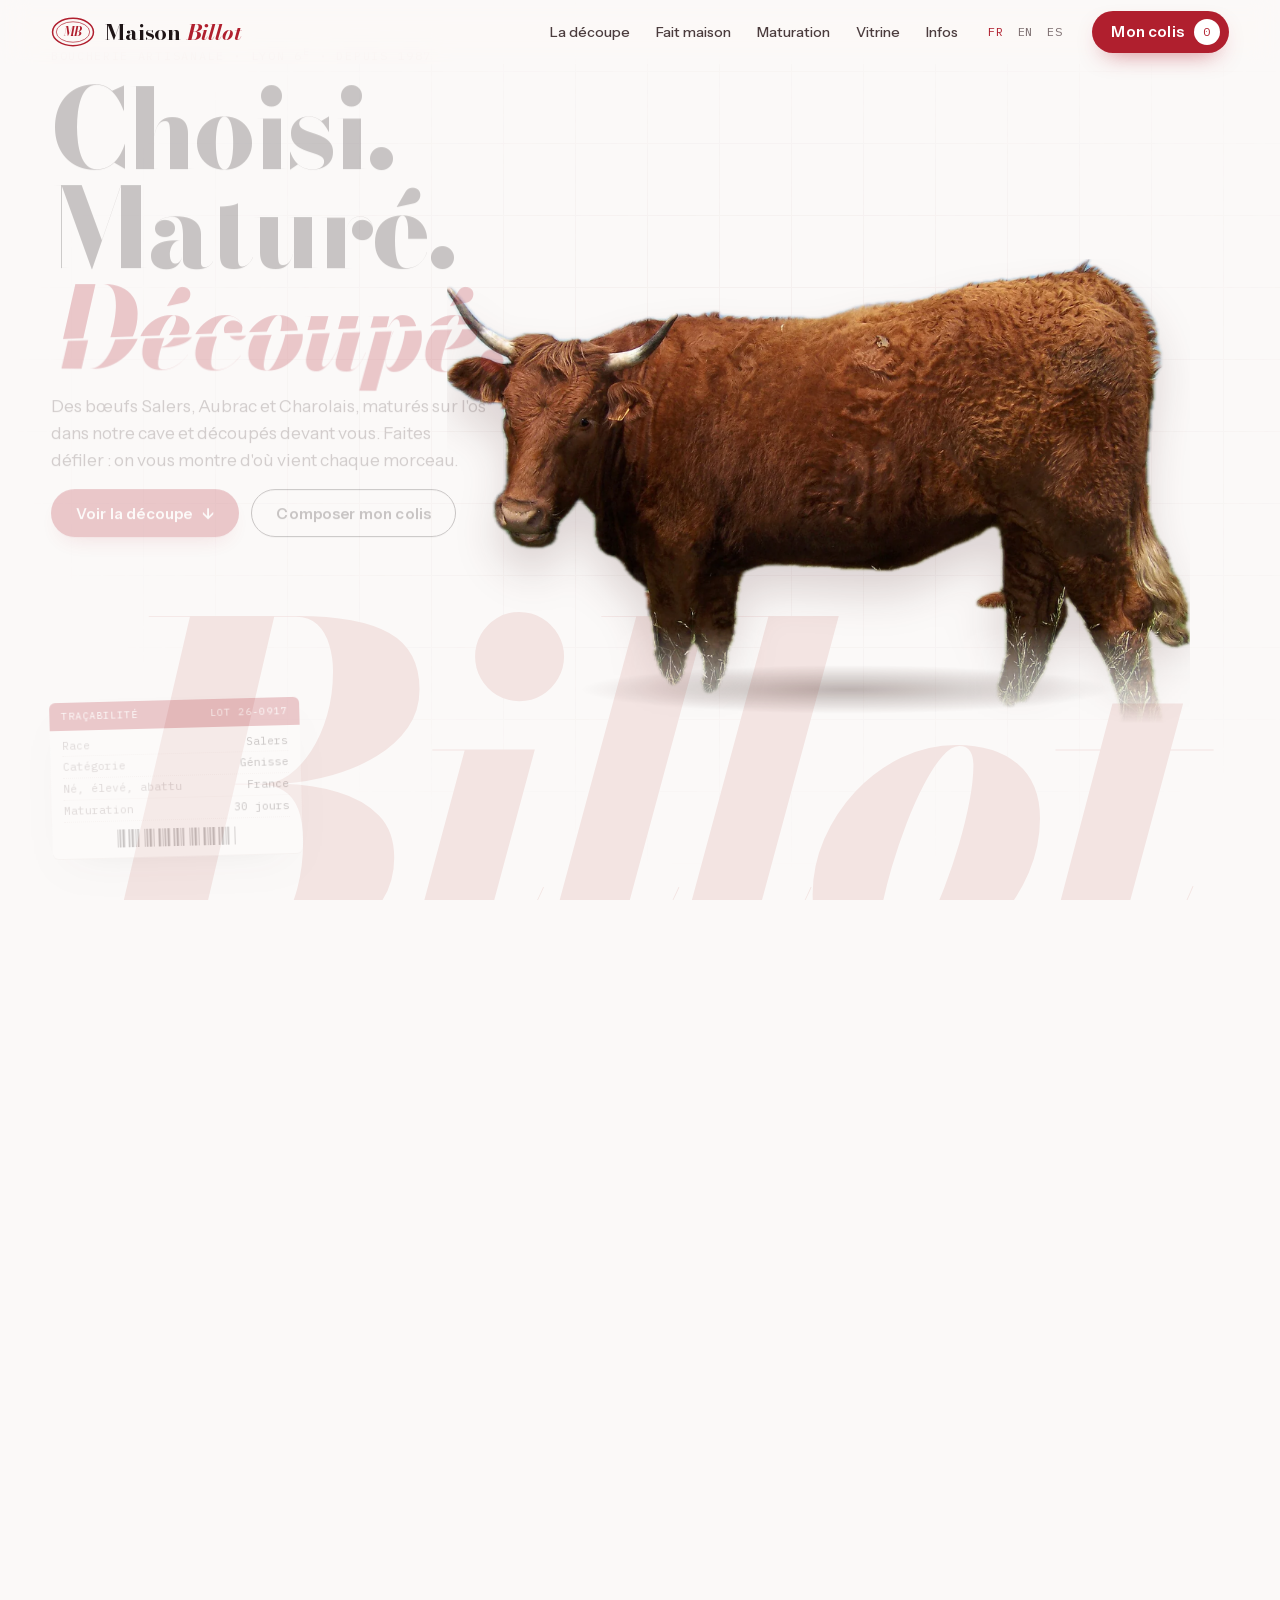
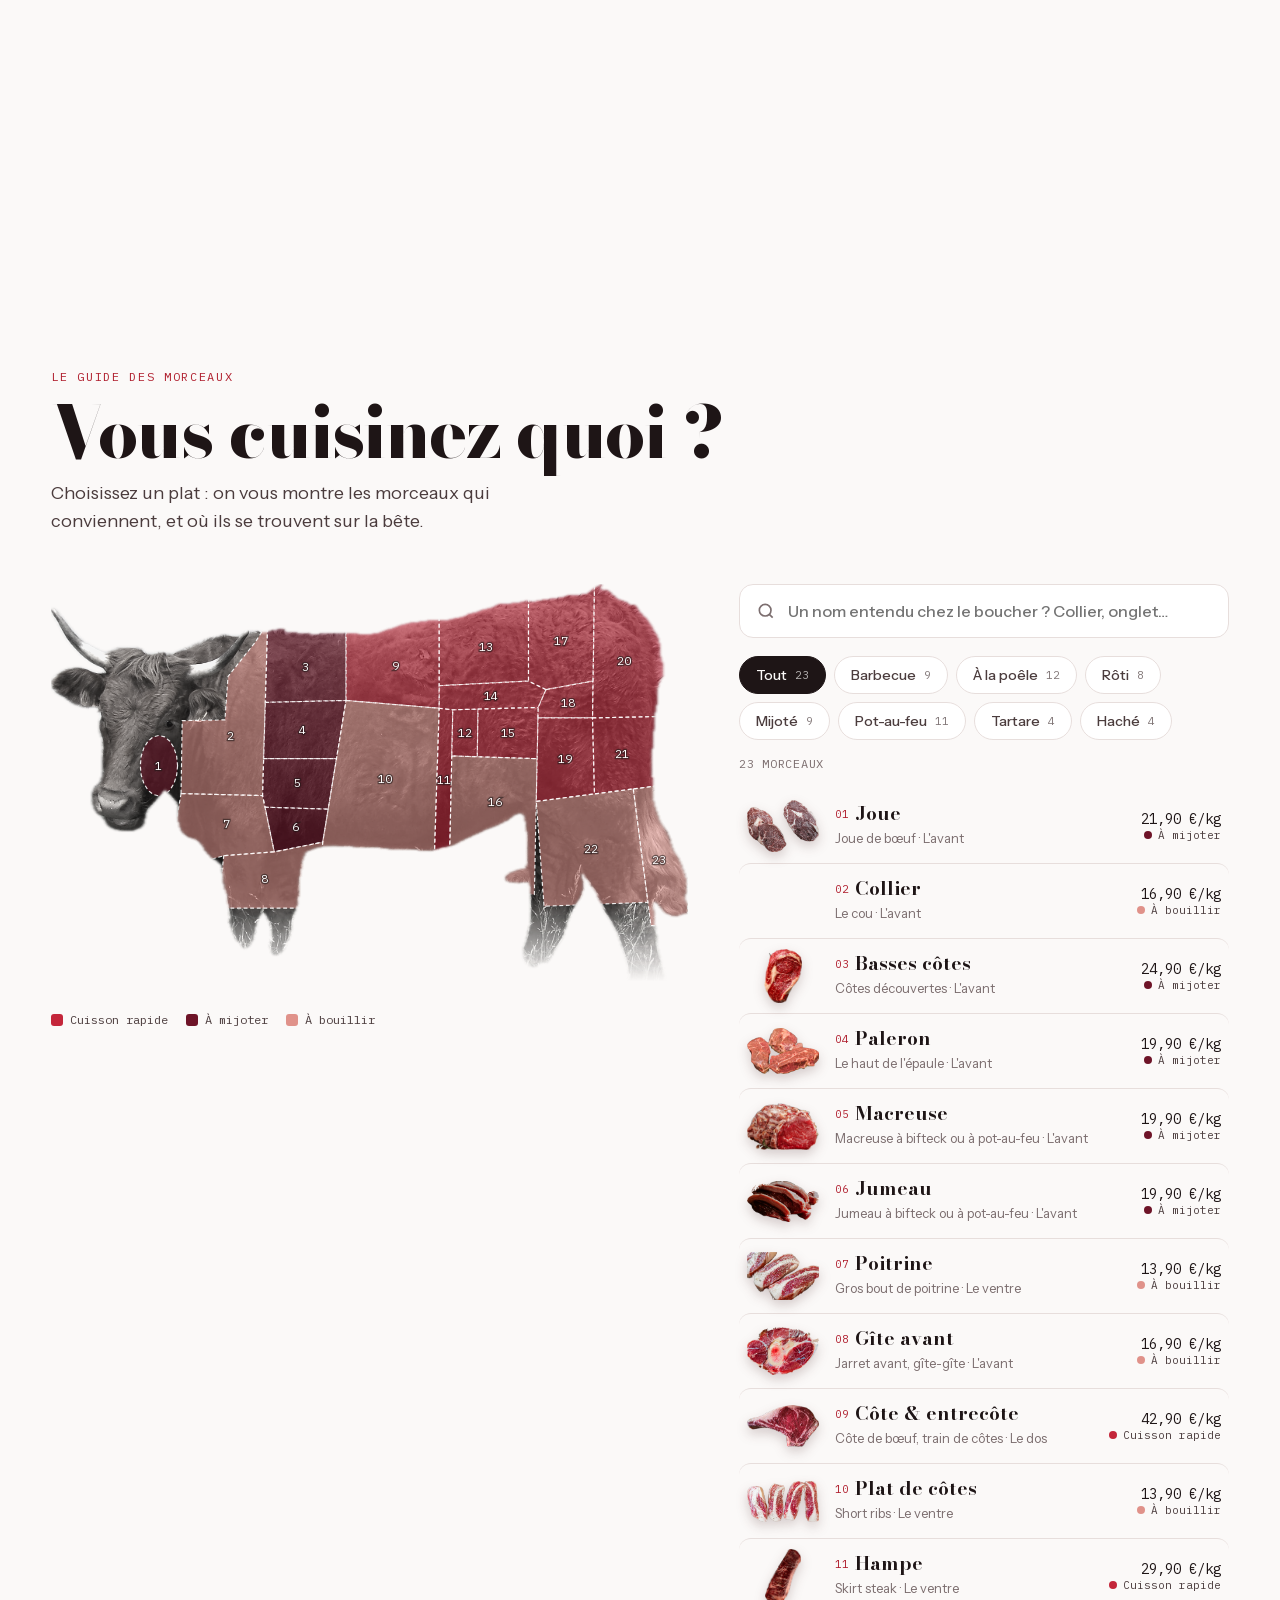
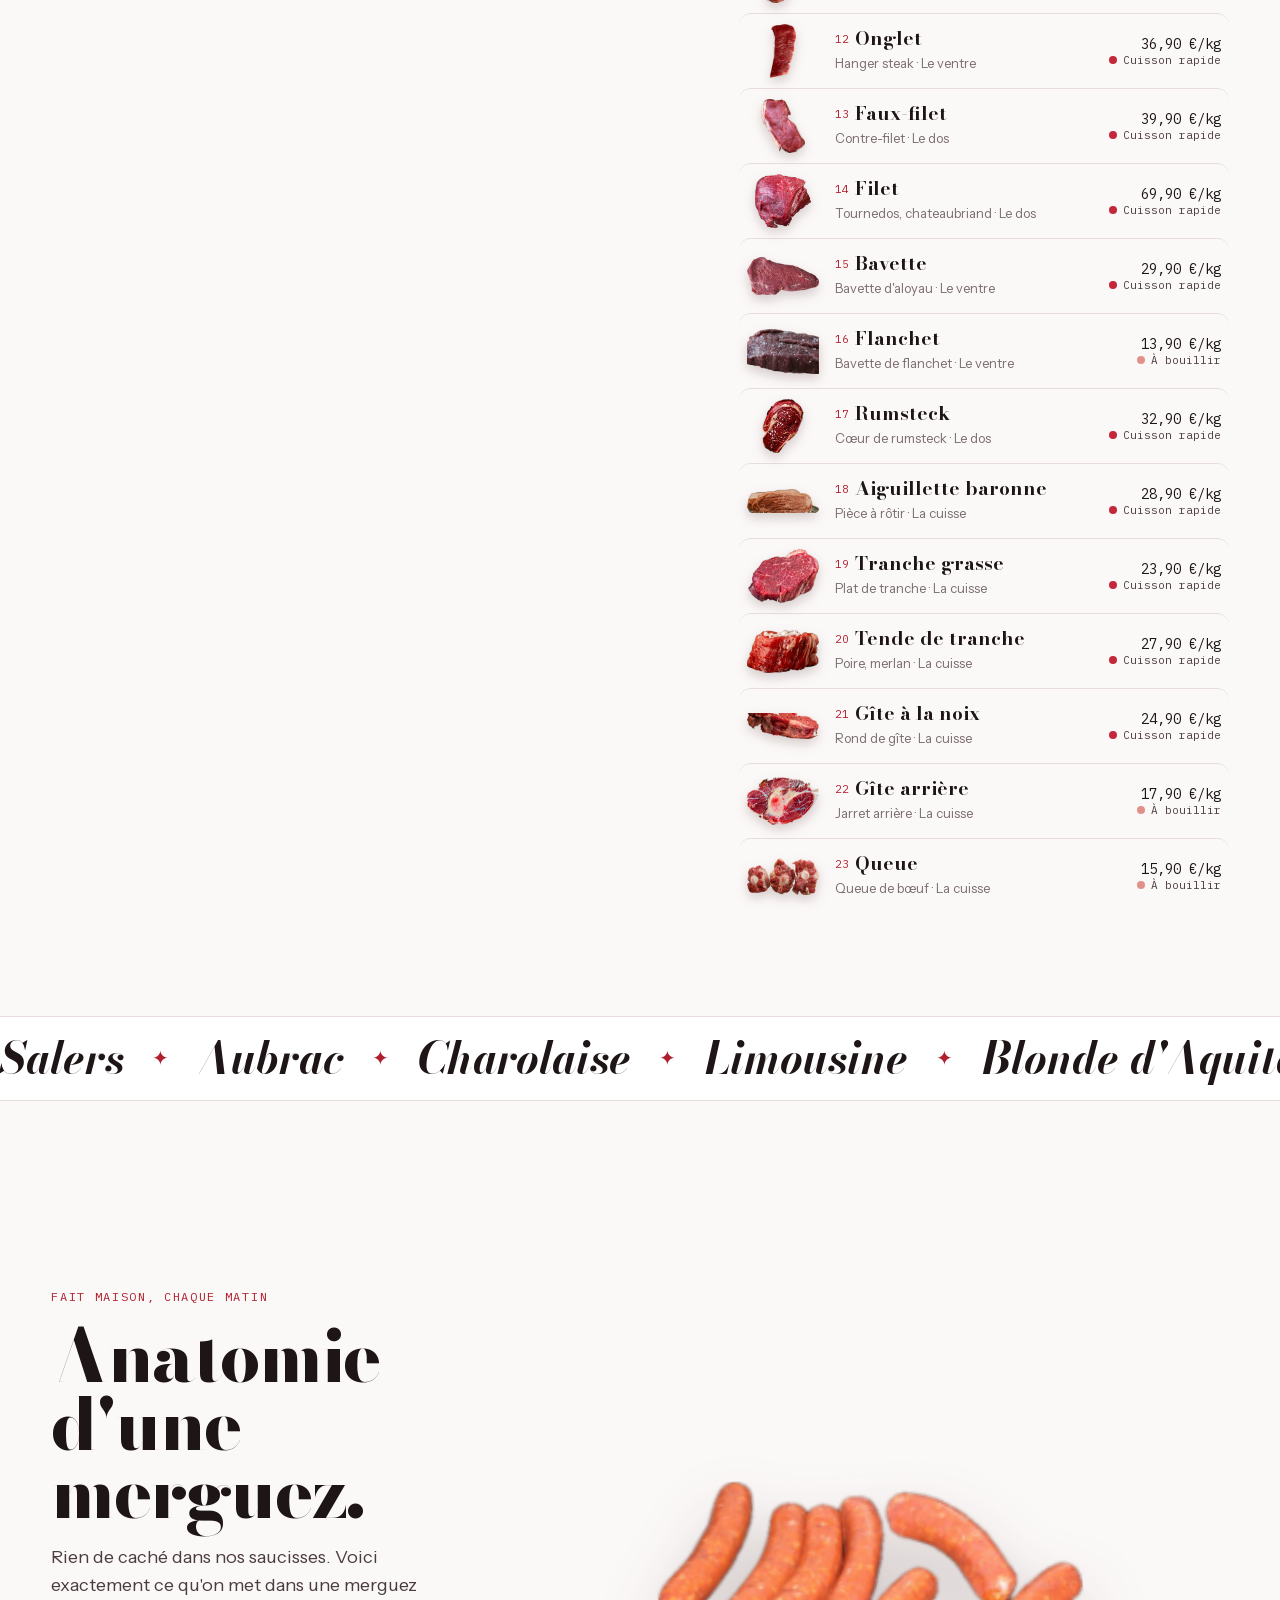
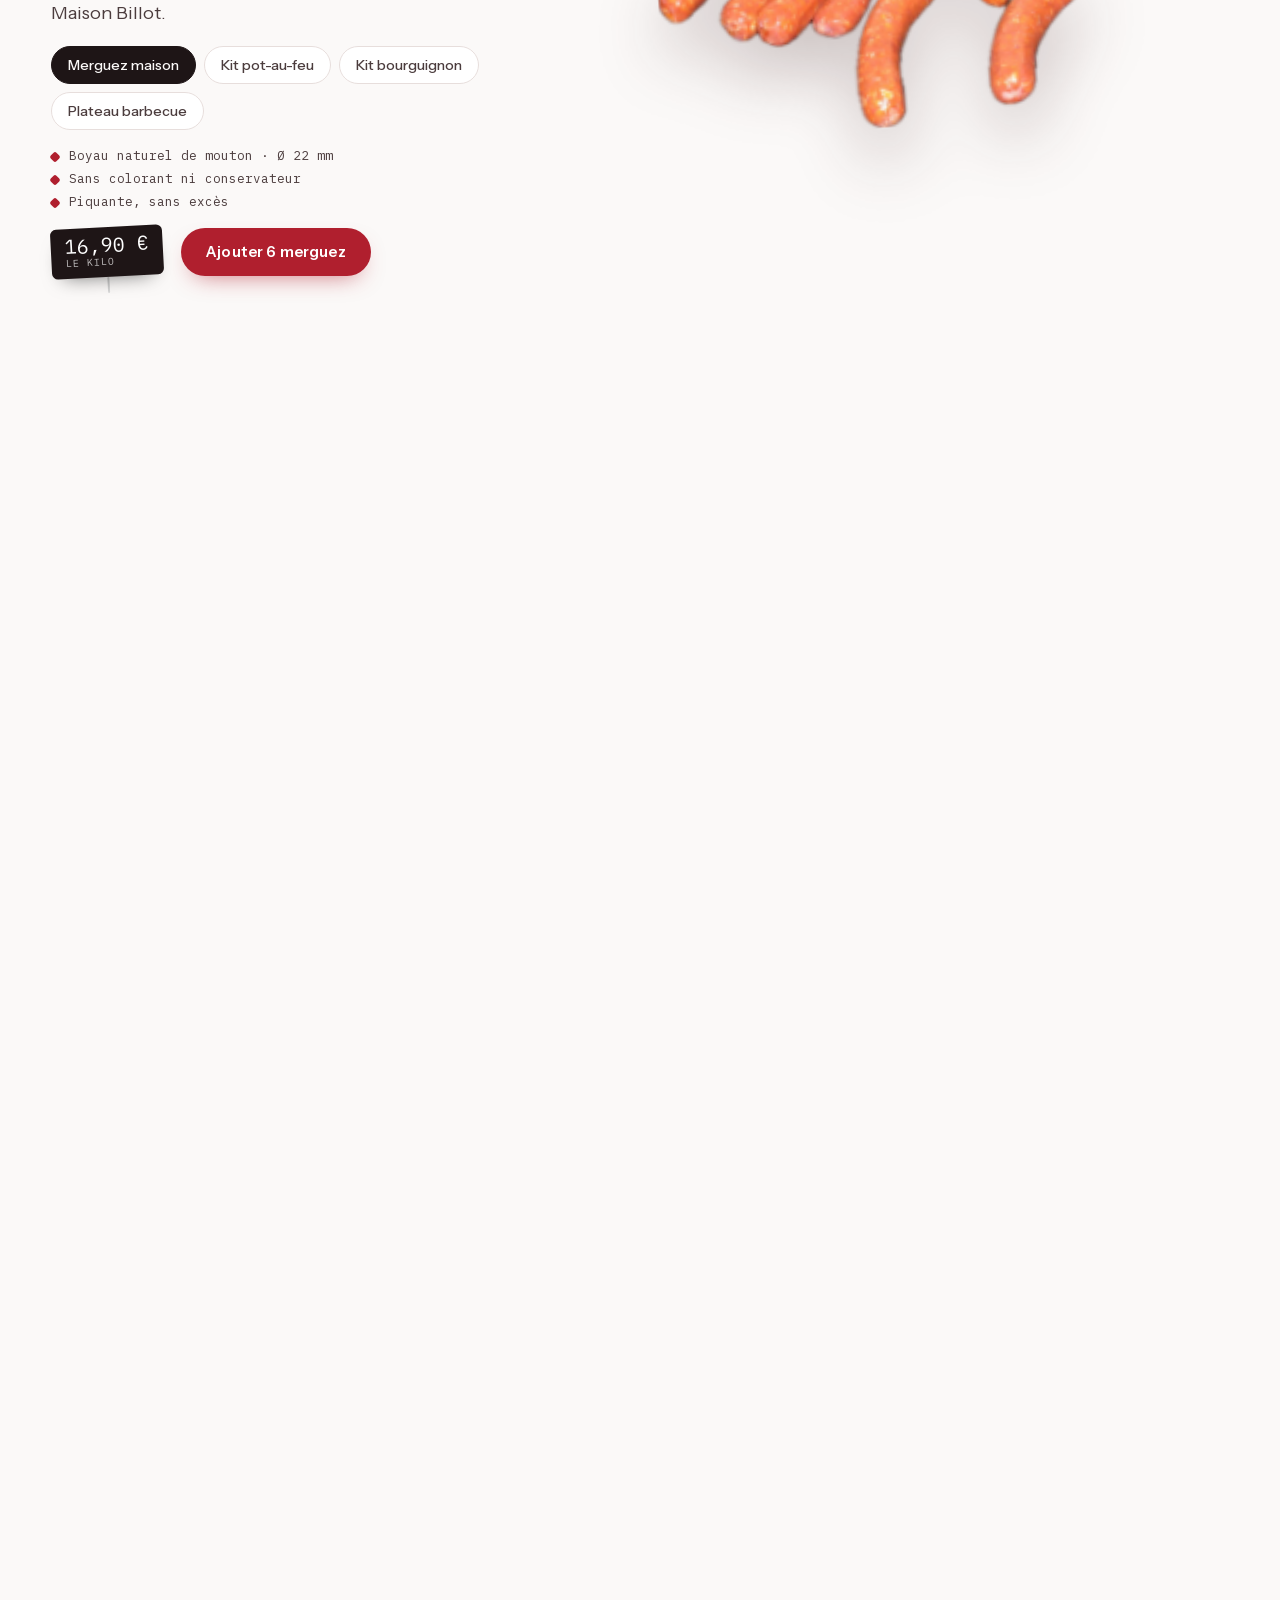
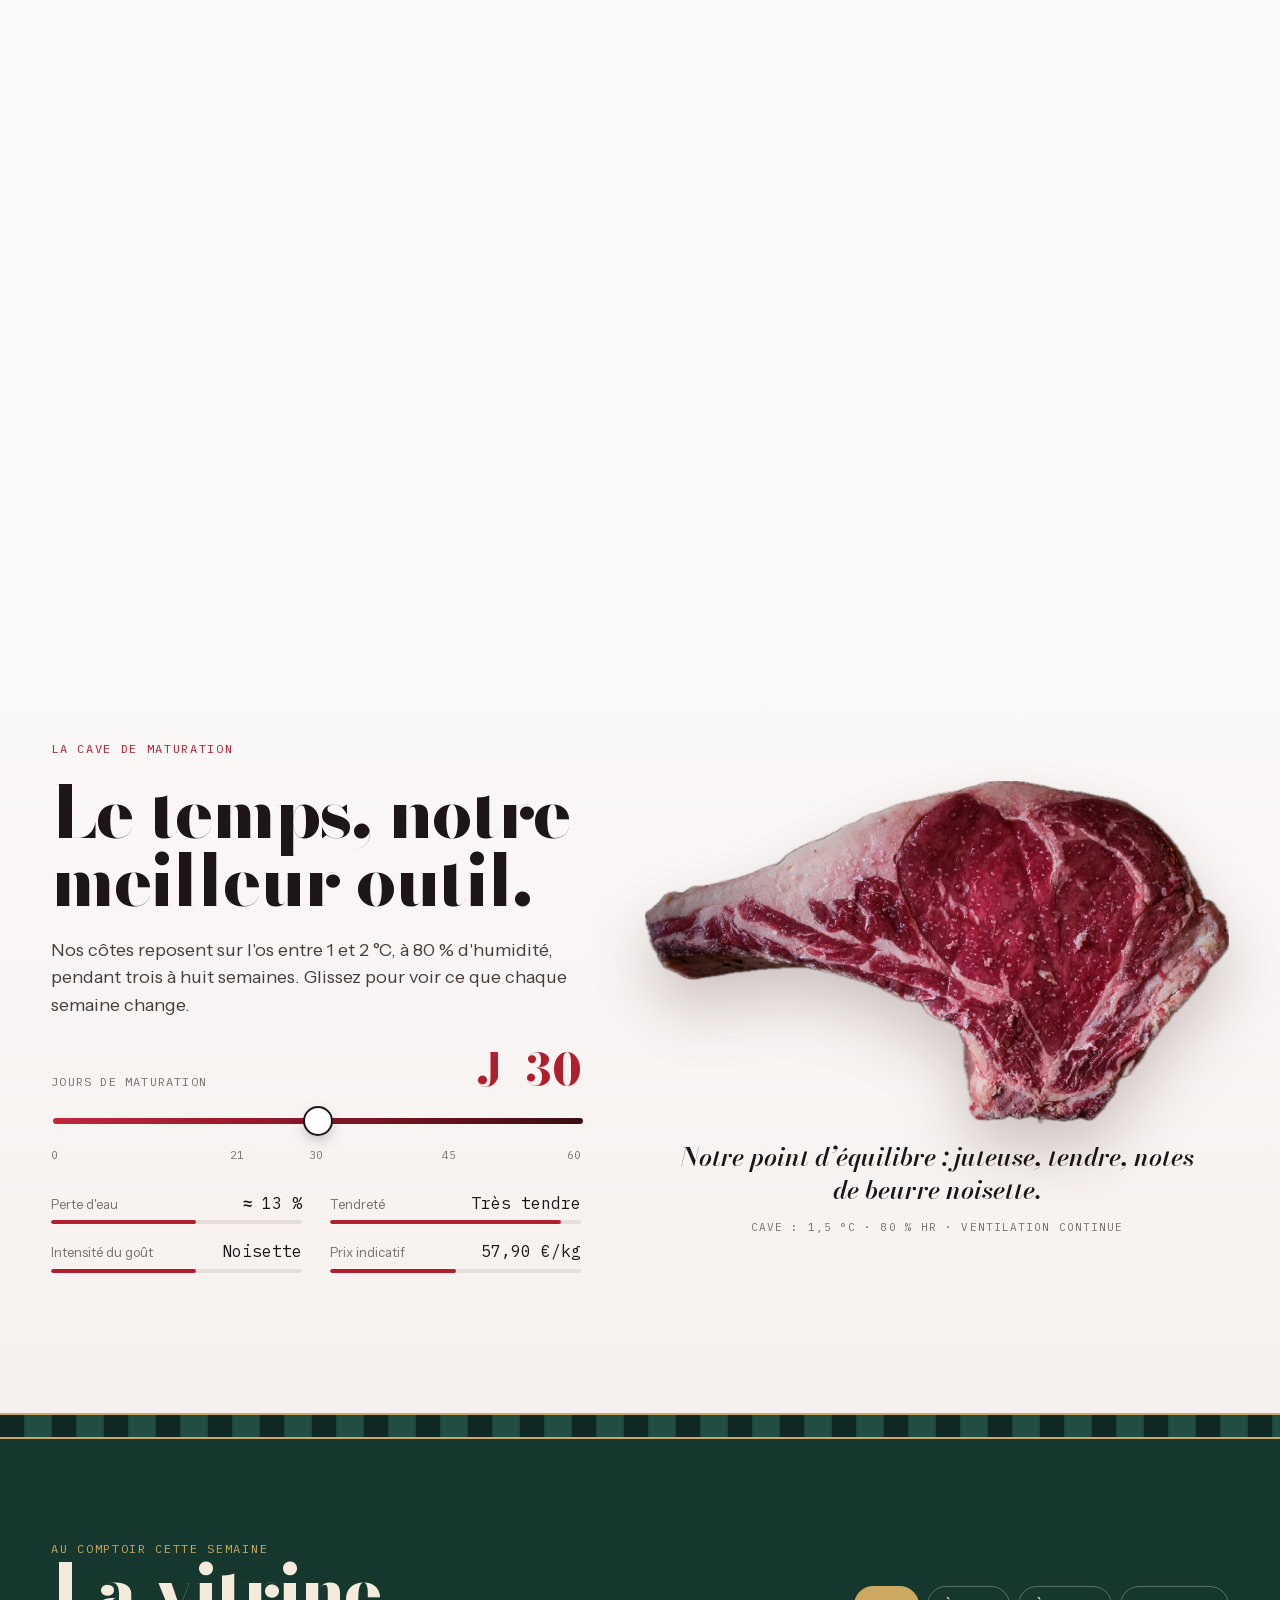
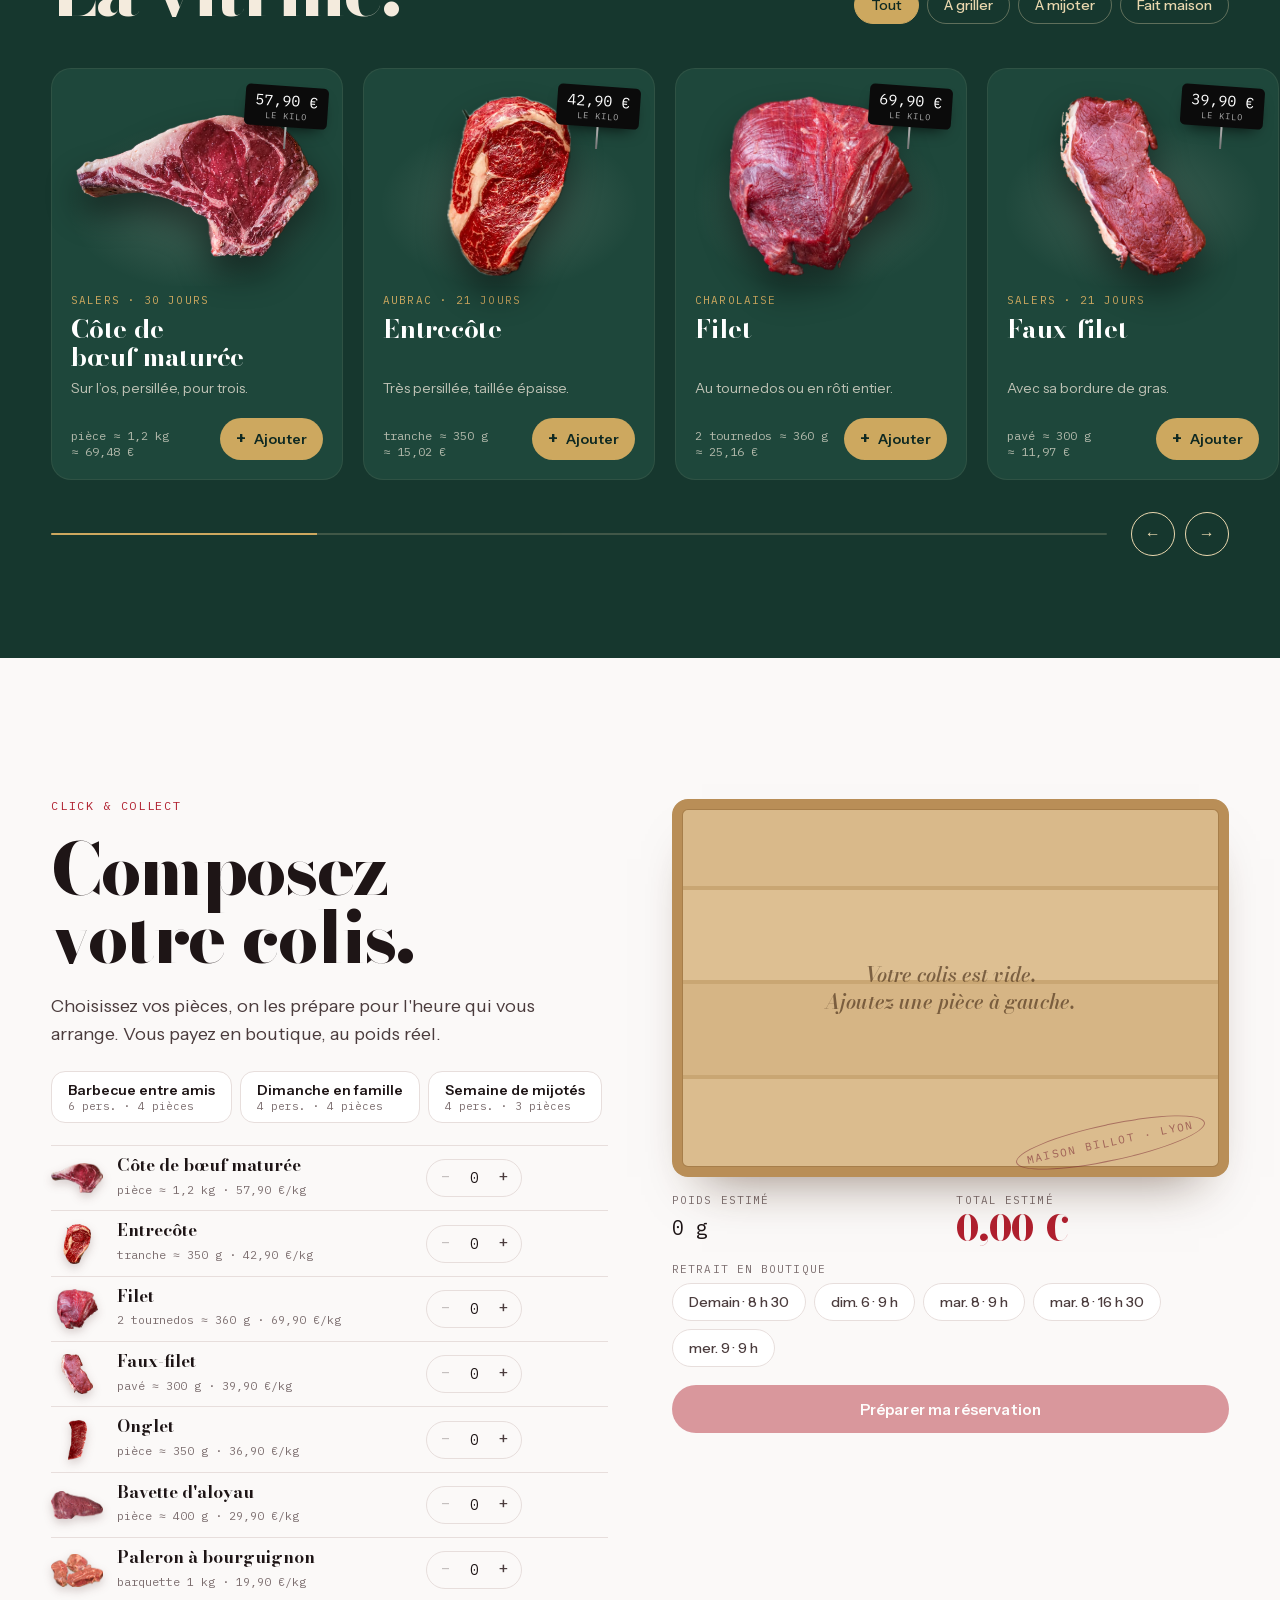
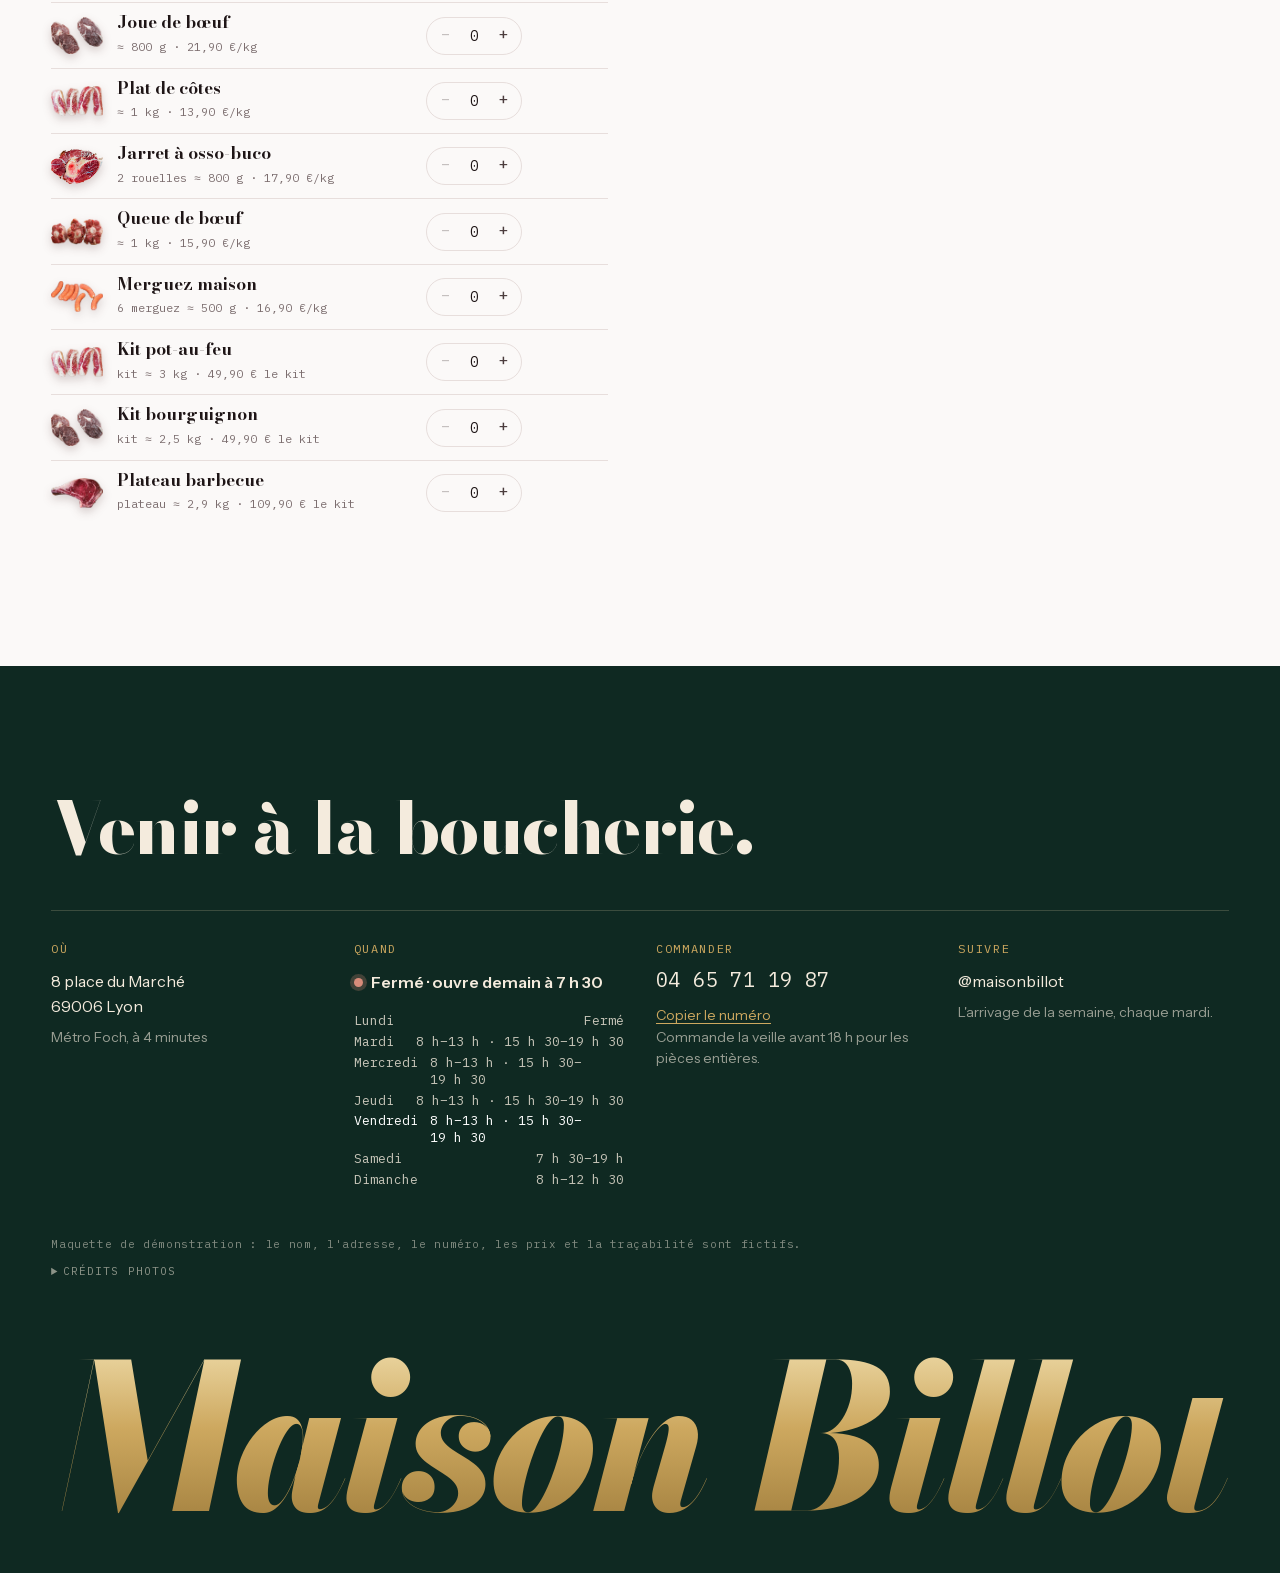
<file: index.html>
<!doctype html>
<html lang="fr">
<head>
<meta charset="utf-8">
<meta name="viewport" content="width=device-width, initial-scale=1, viewport-fit=cover">
<meta http-equiv="Content-Security-Policy" content="default-src 'none'; script-src 'self'; style-src 'self' 'unsafe-inline'; img-src 'self' data:; font-src 'self'; media-src 'self'; connect-src 'none'; manifest-src 'self'; object-src 'none'; frame-src 'none'; worker-src 'none'; base-uri 'none'; form-action 'none'; upgrade-insecure-requests">
<meta name="referrer" content="same-origin">
<title>Maison Billot · Boucherie artisanale à Lyon</title>
<meta name="description" content="Maison Billot, boucherie artisanale à Lyon : la découpe du bœuf expliquée pièce par pièce, merguez maison, maturation sur l&#x27;os et click &amp; collect.">
<meta name="theme-color" content="#FBF9F8">
<link rel="canonical" href="https://hoshuko.github.io/maison-billot/">
<link rel="alternate" hreflang="fr" href="https://hoshuko.github.io/maison-billot/">
<link rel="alternate" hreflang="en" href="https://hoshuko.github.io/maison-billot/en.html">
<link rel="alternate" hreflang="es" href="https://hoshuko.github.io/maison-billot/es.html">
<link rel="alternate" hreflang="x-default" href="https://hoshuko.github.io/maison-billot/">
<meta property="og:type" content="website">
<meta property="og:site_name" content="Maison Billot">
<meta property="og:title" content="Maison Billot · Boucherie artisanale à Lyon">
<meta property="og:description" content="Maison Billot, boucherie artisanale à Lyon : la découpe du bœuf expliquée pièce par pièce, merguez maison, maturation sur l&#x27;os et click &amp; collect.">
<meta property="og:url" content="https://hoshuko.github.io/maison-billot/">
<meta property="og:image" content="https://hoshuko.github.io/maison-billot/assets/img/og-fr.jpg">
<meta property="og:image:width" content="1200">
<meta property="og:image:height" content="630">
<meta property="og:locale" content="fr_FR">
<meta name="twitter:card" content="summary_large_image">
<link rel="icon" href="assets/img/favicon.svg" type="image/svg+xml">
<link rel="preload" href="assets/fonts/bodoni-moda-normal-latin.woff2" as="font" type="font/woff2" crossorigin>
<link rel="preload" href="assets/fonts/instrument-sans-normal-latin.woff2" as="font" type="font/woff2" crossorigin>
<link rel="preload" href="assets/img/cow.webp" as="image">
<link rel="stylesheet" href="assets/css/style.css">
</head>
<body>
<header class="nav" id="nav">
  <a class="brand" href="#decoupe" aria-label="Maison Billot, retour en haut">
    <svg class="brand-mark" viewBox="0 0 64 44" aria-hidden="true"><ellipse cx="32" cy="22" rx="30" ry="20" fill="none" stroke="currentColor" stroke-width="2.2"/><ellipse cx="32" cy="22" rx="24.5" ry="15" fill="none" stroke="currentColor" stroke-width="1"/><text x="32" y="27.5" text-anchor="middle" font-family="'Bodoni Moda',serif" font-style="italic" font-weight="700" font-size="17" fill="currentColor">MB</text></svg>
    <span class="brand-name">Maison <em>Billot</em></span>
  </a>
  <nav class="nav-links" aria-label="Sections">
    <a href="#guide">La découpe</a>
    <a href="#maison">Fait maison</a>
    <a href="#cave">Maturation</a>
    <a href="#vitrine">Vitrine</a>
    <a href="#infos">Infos</a>
  </nav>
  <nav class="lang-switch" aria-label="Langue"><a href="./" hreflang="fr" lang="fr" aria-current="page">FR</a><a href="en.html" hreflang="en" lang="en">EN</a><a href="es.html" hreflang="es" lang="es">ES</a></nav>
  <a class="btn btn-red nav-cta magnetic" href="#colis"><span>Mon colis</span><span class="count" id="nav-count">0</span></a>
</header>

<main>
  <!-- 1. Hero + anatomie au scroll -->
  <section class="anat" id="decoupe" aria-label="Anatomie d'un bœuf">
    <div class="anat-pin">
      <div class="wordmark" aria-hidden="true">Billot</div>
      <div class="hero-copy">
        <p class="eyebrow">Boucherie artisanale · Lyon 6<sup>e</sup> · depuis 1987</p>
        <h1 class="hero-title">
          <span class="ln">Choisi.</span>
          <span class="ln">Maturé.</span>
          <span class="ln cutword" data-text="Découpé."><span class="half top">Découpé.</span><span class="half bot" aria-hidden="true">Découpé.</span></span>
        </h1>
        <p class="lede">Des bœufs Salers, Aubrac et Charolais, maturés sur l'os dans notre cave et découpés devant vous. Faites défiler&nbsp;: on vous montre d'où vient chaque morceau.</p>
        <div class="ctas">
          <a class="btn btn-red magnetic" href="#guide" data-scroll="anat-end">Voir la découpe <span class="arr" aria-hidden="true">↓</span></a>
          <a class="btn btn-ghost magnetic" href="#colis">Composer mon colis</a>
        </div>
      </div>
      <div class="fiche" aria-label="Fiche de traçabilité">
        <div class="fiche-top"><span>Traçabilité</span><span>Lot 26-0917</span></div>
        <dl>
          <div><dt>Race</dt><dd>Salers</dd></div>
          <div><dt>Catégorie</dt><dd>Génisse</dd></div>
          <div><dt>Né, élevé, abattu</dt><dd>France</dd></div>
          <div><dt>Maturation</dt><dd>30 jours</dd></div>
        </dl>
        <svg class="barcode" viewBox="0 0 120 18" aria-hidden="true"></svg>
      </div>

      <div class="cow-wrap" id="cow-wrap">
        <img class="cow-img" src="assets/img/cow.webp" alt="Vache de race Salers, de profil" width="1640" height="1067" draggable="false">
        <svg class="cow-map" id="cow-map" viewBox="0 0 1640 1067" aria-hidden="true"></svg>
      </div>
      <svg class="leaders" id="leaders" aria-hidden="true"></svg>
      <div class="pieces" id="pieces"></div>

      <div class="anat-head">
        <p class="eyebrow">Le bœuf, pièce par pièce</p>
        <h2>Anatomie d'un bœuf.</h2>
        <p class="anat-sub">23 morceaux, du collier à la queue. Survolez-les, cliquez pour la fiche.</p>
      </div>
      <p class="scroll-hint" aria-hidden="true"><span>Faites défiler</span><i></i></p>
      <div class="tip" id="cow-tip" role="status" aria-live="polite"></div>
    </div>
  </section>

  <!-- 2. Guide des morceaux -->
  <section class="guide" id="guide">
    <div class="wrap">
      <header class="sec-head">
        <p class="eyebrow">Le guide des morceaux</p>
        <h2>Vous cuisinez quoi&nbsp;?</h2>
        <p class="sec-lede">Choisissez un plat&nbsp;: on vous montre les morceaux qui conviennent, et où ils se trouvent sur la bête.</p>
      </header>
      <div class="guide-grid">
        <div class="guide-map">
          <div class="map-cow" id="guide-cow">
            <img src="assets/img/cow.webp" alt="" width="1640" height="1067" draggable="false">
            <svg viewBox="0 0 1640 1067" aria-hidden="true"></svg>
          </div>
          <div class="legend-cats" aria-hidden="true">
            <span><i class="c1"></i>Cuisson rapide</span><span><i class="c2"></i>À mijoter</span><span><i class="c3"></i>À bouillir</span>
          </div>
        </div>
        <div class="guide-side">
          <div class="search">
            <label class="sr-only" for="cut-search">Chercher un morceau</label>
            <input id="cut-search" type="search" autocomplete="off" placeholder="Un nom entendu chez le boucher ? Collier, onglet…">
            <ul class="suggest" id="suggest" role="listbox" hidden></ul>
          </div>
          <div class="chips" id="usage-chips" role="group" aria-label="Filtrer par plat"></div>
          <p class="count-line" id="guide-count" aria-live="polite"></p>
          <ul class="cut-list" id="cut-list"></ul>
        </div>
      </div>
    </div>
  </section>

  <div class="marquee" aria-hidden="true"><div class="marquee-track"><span>Salers</span><i>✦</i><span>Aubrac</span><i>✦</i><span>Charolaise</span><i>✦</i><span>Limousine</span><i>✦</i><span>Blonde d'Aquitaine</span><i>✦</i><span>Maturation sur l'os</span><i>✦</i><span>Né, élevé et abattu en France</span><i>✦</i></div></div>

  <!-- 3. Préparations en vue éclatée -->
  <section class="prep" id="maison" aria-label="Nos préparations, ingrédient par ingrédient">
    <div class="prep-pin">
      <div class="prep-copy">
        <p class="eyebrow">Fait maison, chaque matin</p>
        <h2 id="prep-title">Anatomie d'une merguez.</h2>
        <p class="sec-lede" id="prep-lede"></p>
        <div class="chips prep-tabs" id="prep-tabs" role="tablist" aria-label="Choisir une préparation"></div>
        <ul class="badges" id="prep-badges"></ul>
        <div class="prep-buy">
          <span class="tag-price" id="prep-price"></span>
          <button class="btn btn-red magnetic" type="button" id="prep-add" data-add="p-merguez">Ajouter 6 merguez</button>
        </div>
      </div>
      <div class="prep-stage" id="prep-stage">
        <svg class="xp-lines" id="xp-lines" aria-hidden="true"></svg>
        <div class="xp" id="xp"></div>
      </div>
    </div>
  </section>

  <!-- 4. Maturation -->
  <section class="cave" id="cave">
    <div class="wrap cave-grid">
      <div class="cave-copy">
        <p class="eyebrow">La cave de maturation</p>
        <h2>Le temps, notre meilleur outil.</h2>
        <p class="sec-lede">Nos côtes reposent sur l'os entre 1 et 2&nbsp;°C, à 80&nbsp;% d'humidité, pendant trois à huit semaines. Glissez pour voir ce que chaque semaine change.</p>
        <div class="age">
          <div class="age-top"><label for="age-range">Jours de maturation</label><output id="age-out" for="age-range">J+30</output></div>
          <input id="age-range" type="range" min="0" max="60" step="1" value="30">
          <div class="age-ticks" aria-hidden="true"><span style="left:0%">0</span><span style="left:35%">21</span><span style="left:50%">30</span><span style="left:75%">45</span><span style="left:100%">60</span></div>
        </div>
        <dl class="age-stats">
          <div><dt>Perte d'eau</dt><dd id="st-loss">13 %</dd><span class="bar"><i id="bar-loss"></i></span></div>
          <div><dt>Tendreté</dt><dd id="st-tender">+92 %</dd><span class="bar"><i id="bar-tender"></i></span></div>
          <div><dt>Intensité du goût</dt><dd id="st-taste">5 / 10</dd><span class="bar"><i id="bar-taste"></i></span></div>
          <div><dt>Prix indicatif</dt><dd id="st-price">57,90 €/kg</dd><span class="bar"><i id="bar-price"></i></span></div>
        </dl>
      </div>
      <figure class="cave-visual">
        <div class="cote" id="cote">
          <img src="assets/img/cotes.webp" alt="Côte de bœuf crue sur l'os" draggable="false">
          <span class="crust" aria-hidden="true"></span>
        </div>
        <figcaption class="cave-note" id="age-note"></figcaption>
        <p class="cave-spec">Cave&nbsp;: 1,5&nbsp;°C · 80&nbsp;% HR · ventilation continue</p>
      </figure>
    </div>
  </section>

  <!-- 5. Vitrine -->
  <section class="vitrine" id="vitrine">
    <div class="frise" aria-hidden="true"></div>
    <div class="wrap vit-head">
      <div>
        <p class="eyebrow">Au comptoir cette semaine</p>
        <h2>La vitrine.</h2>
      </div>
      <div class="chips chips-dark" id="vit-chips" role="group" aria-label="Filtrer la vitrine"></div>
    </div>
    <div class="vit-track" id="vit-track" tabindex="0" aria-label="Produits en vitrine, défilement horizontal"></div>
    <div class="wrap vit-foot">
      <div class="vit-progress"><i id="vit-bar"></i></div>
      <div class="vit-arrows">
        <button class="round" type="button" id="vit-prev" aria-label="Produits précédents">←</button>
        <button class="round" type="button" id="vit-next" aria-label="Produits suivants">→</button>
      </div>
    </div>
  </section>

  <!-- 6. Colis -->
  <section class="colis" id="colis">
    <div class="wrap colis-grid">
      <div class="colis-left">
        <p class="eyebrow">Click &amp; collect</p>
        <h2>Composez votre colis.</h2>
        <p class="sec-lede">Choisissez vos pièces, on les prépare pour l'heure qui vous arrange. Vous payez en boutique, au poids réel.</p>
        <div class="presets" id="presets"></div>
        <ul class="colis-list" id="colis-list"></ul>
      </div>
      <div class="colis-right">
        <div class="crate" id="crate" aria-label="Contenu du colis">
          <div class="crate-inner" id="crate-inner"></div>
          <p class="crate-empty" id="crate-empty">Votre colis est vide.<br>Ajoutez une pièce à gauche.</p>
          <span class="crate-stamp" aria-hidden="true">Maison Billot · Lyon</span>
        </div>
        <div class="totals">
          <div><span>Poids estimé</span><b id="tot-weight">0 g</b></div>
          <div class="big"><span>Total estimé</span><b id="tot-price">0,00 €</b></div>
        </div>
        <div class="slots">
          <p class="slots-label">Retrait en boutique</p>
          <div class="slot-list" id="slot-list"></div>
        </div>
        <button class="btn btn-red btn-wide magnetic" type="button" id="colis-go" disabled>Préparer ma réservation</button>
        <div class="recap" id="recap" hidden>
          <p class="recap-title">Votre réservation est prête.</p>
          <p>Appelez-nous au <b class="sel">04 65 71 19 87</b>, ou copiez le récapitulatif pour nous l'envoyer par SMS. Rien n'est envoyé automatiquement.</p>
          <pre id="recap-text"></pre>
          <button class="btn btn-ghost" type="button" id="recap-copy">Copier le récapitulatif</button>
        </div>
      </div>
    </div>
  </section>
</main>

<!-- 7. Infos -->
<footer class="infos" id="infos">
  <div class="wrap">
    <h2>Venir à la boucherie.</h2>
    <div class="info-grid">
      <div><h3>Où</h3><p>8 place du Marché<br>69006 Lyon</p><p class="dim">Métro Foch, à 4 minutes</p></div>
      <div><h3>Quand</h3><p class="status" id="open-status"></p><ul class="hours" id="hours"></ul></div>
      <div><h3>Commander</h3><p><span class="sel phone">04 65 71 19 87</span></p><button class="link-btn" type="button" id="copy-phone">Copier le numéro</button><p class="dim">Commande la veille avant 18&nbsp;h pour les pièces entières.</p></div>
      <div><h3>Suivre</h3><p>@maisonbillot</p><p class="dim">L'arrivage de la semaine, chaque mardi.</p></div>
    </div>
    <p class="demo-note">Maquette de démonstration : le nom, l'adresse, le numéro, les prix et la traçabilité sont fictifs.</p>
    <details class="credits">
      <summary>Crédits photos</summary>
      <ul id="credits"></ul>
    </details>
  </div>
  <div class="facade" aria-hidden="true"><span id="facade">Maison Billot</span></div>
</footer>

<!-- Fiche morceau -->
<div class="scrim" id="scrim" hidden></div>
<aside class="drawer" id="drawer" role="dialog" aria-modal="true" aria-labelledby="d-name" hidden>
  <div class="d-bar">
    <button class="round" type="button" id="d-prev" aria-label="Morceau précédent">←</button>
    <button class="round" type="button" id="d-next" aria-label="Morceau suivant">→</button>
    <button class="round" type="button" id="d-close" aria-label="Fermer la fiche">✕</button>
  </div>
  <div class="d-body" id="d-body"></div>
</aside>
<div class="toast" id="toast" role="status" aria-live="polite"></div>

<script src="assets/js/data.fr.js"></script>
<script src="assets/js/cowregions.js"></script>
<script src="assets/js/app.js"></script>
</body>
</html>
</file>
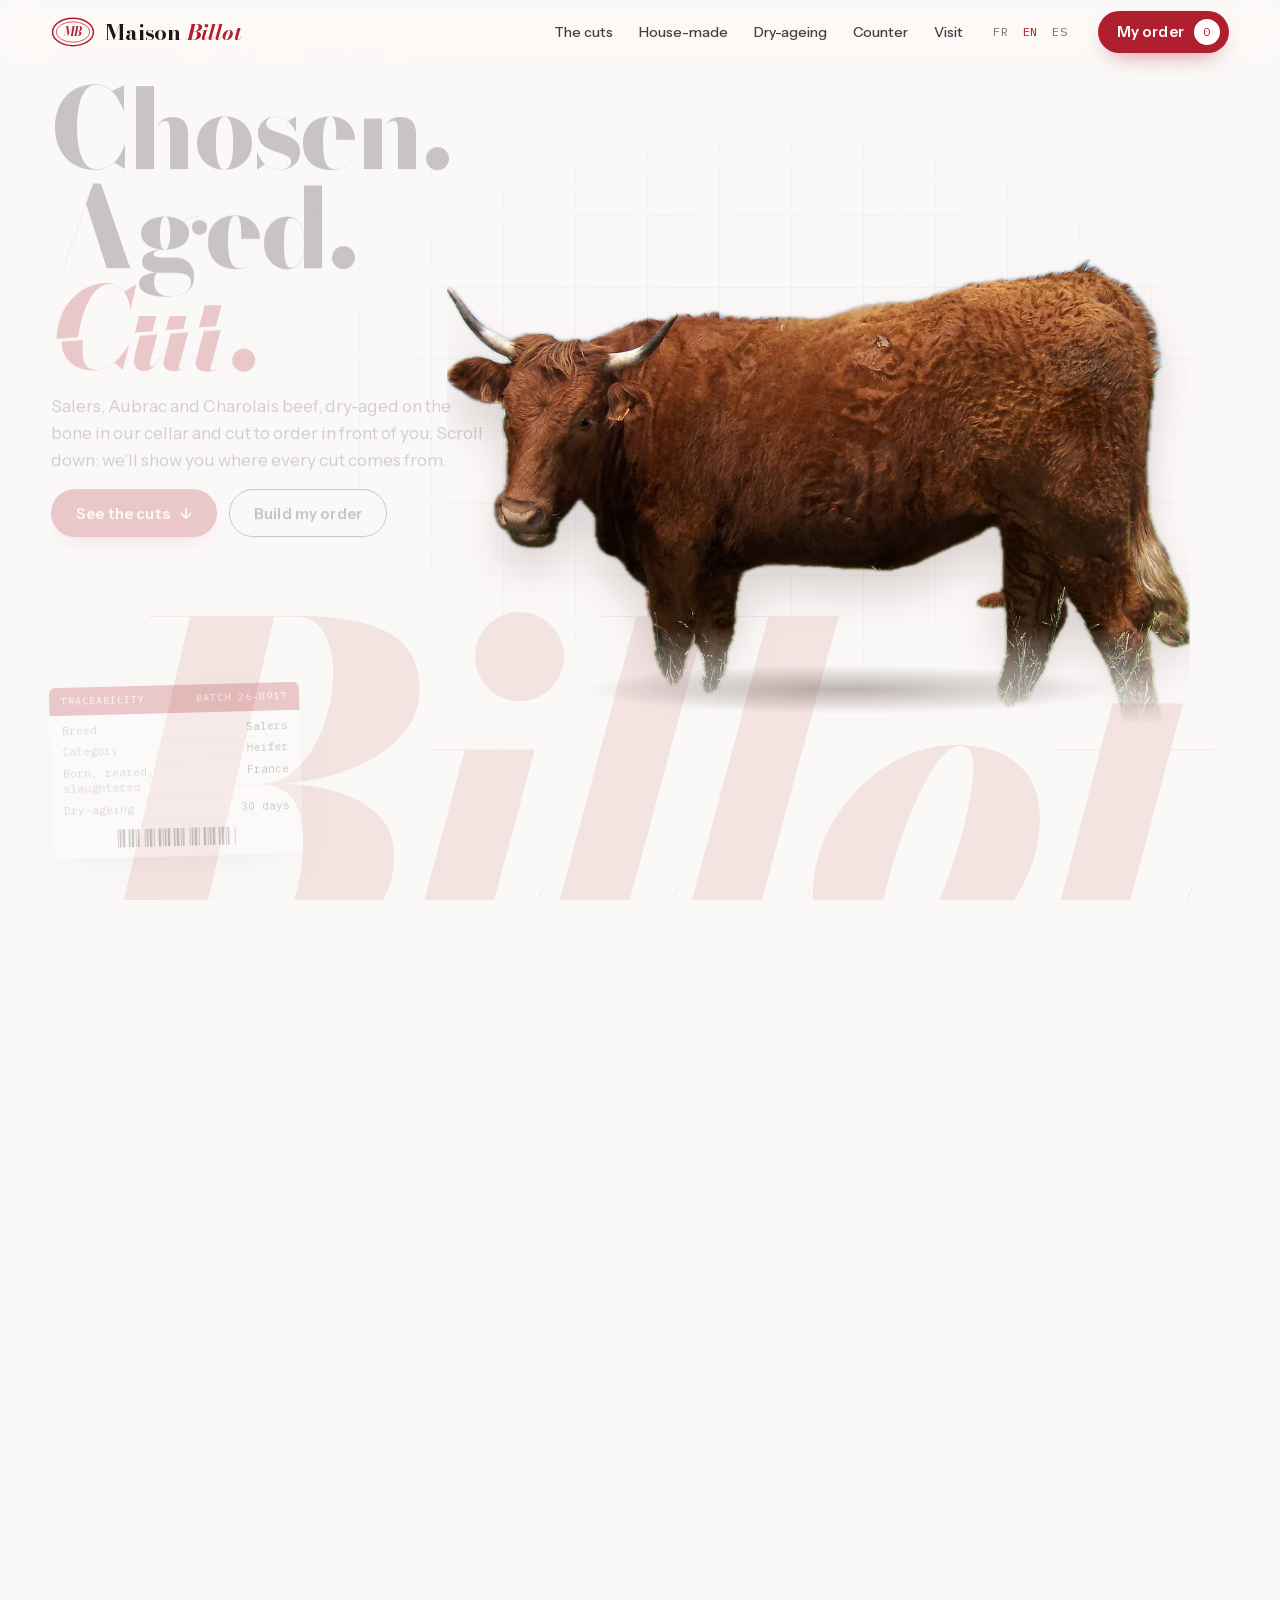
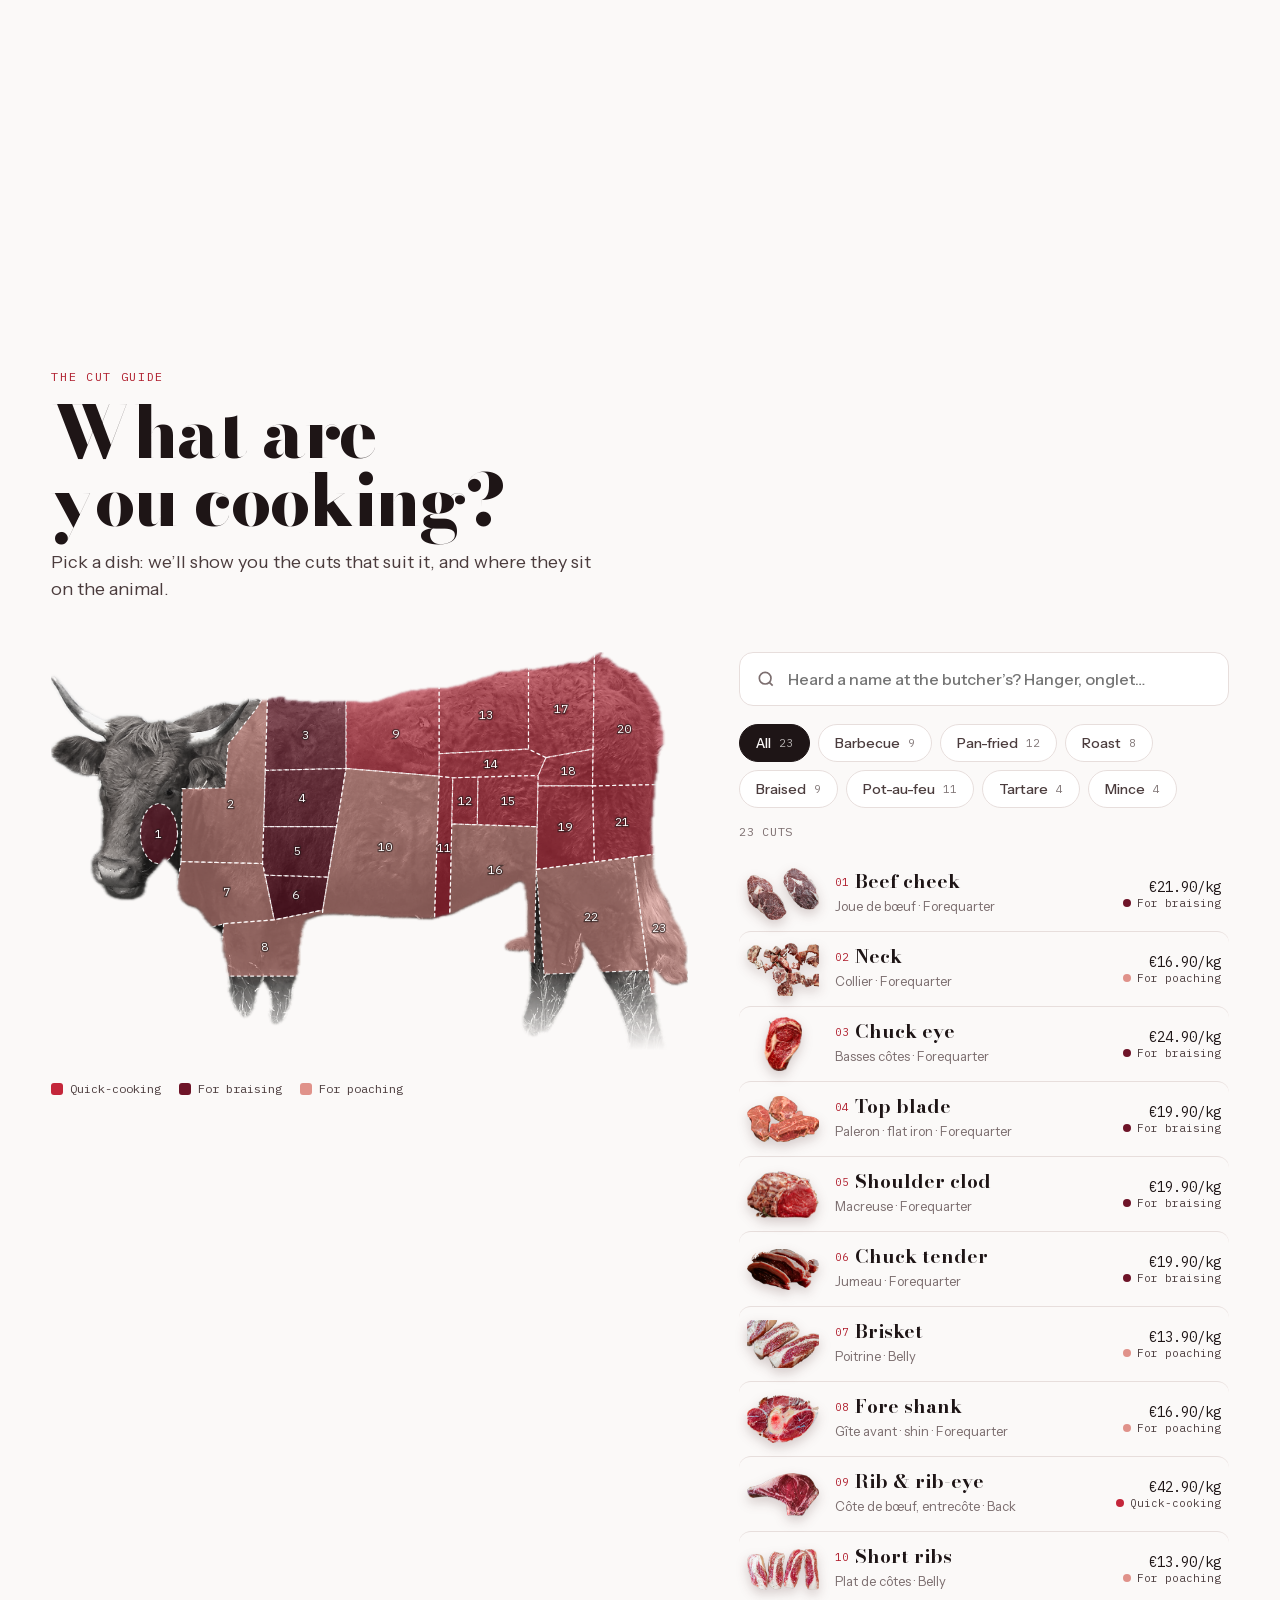
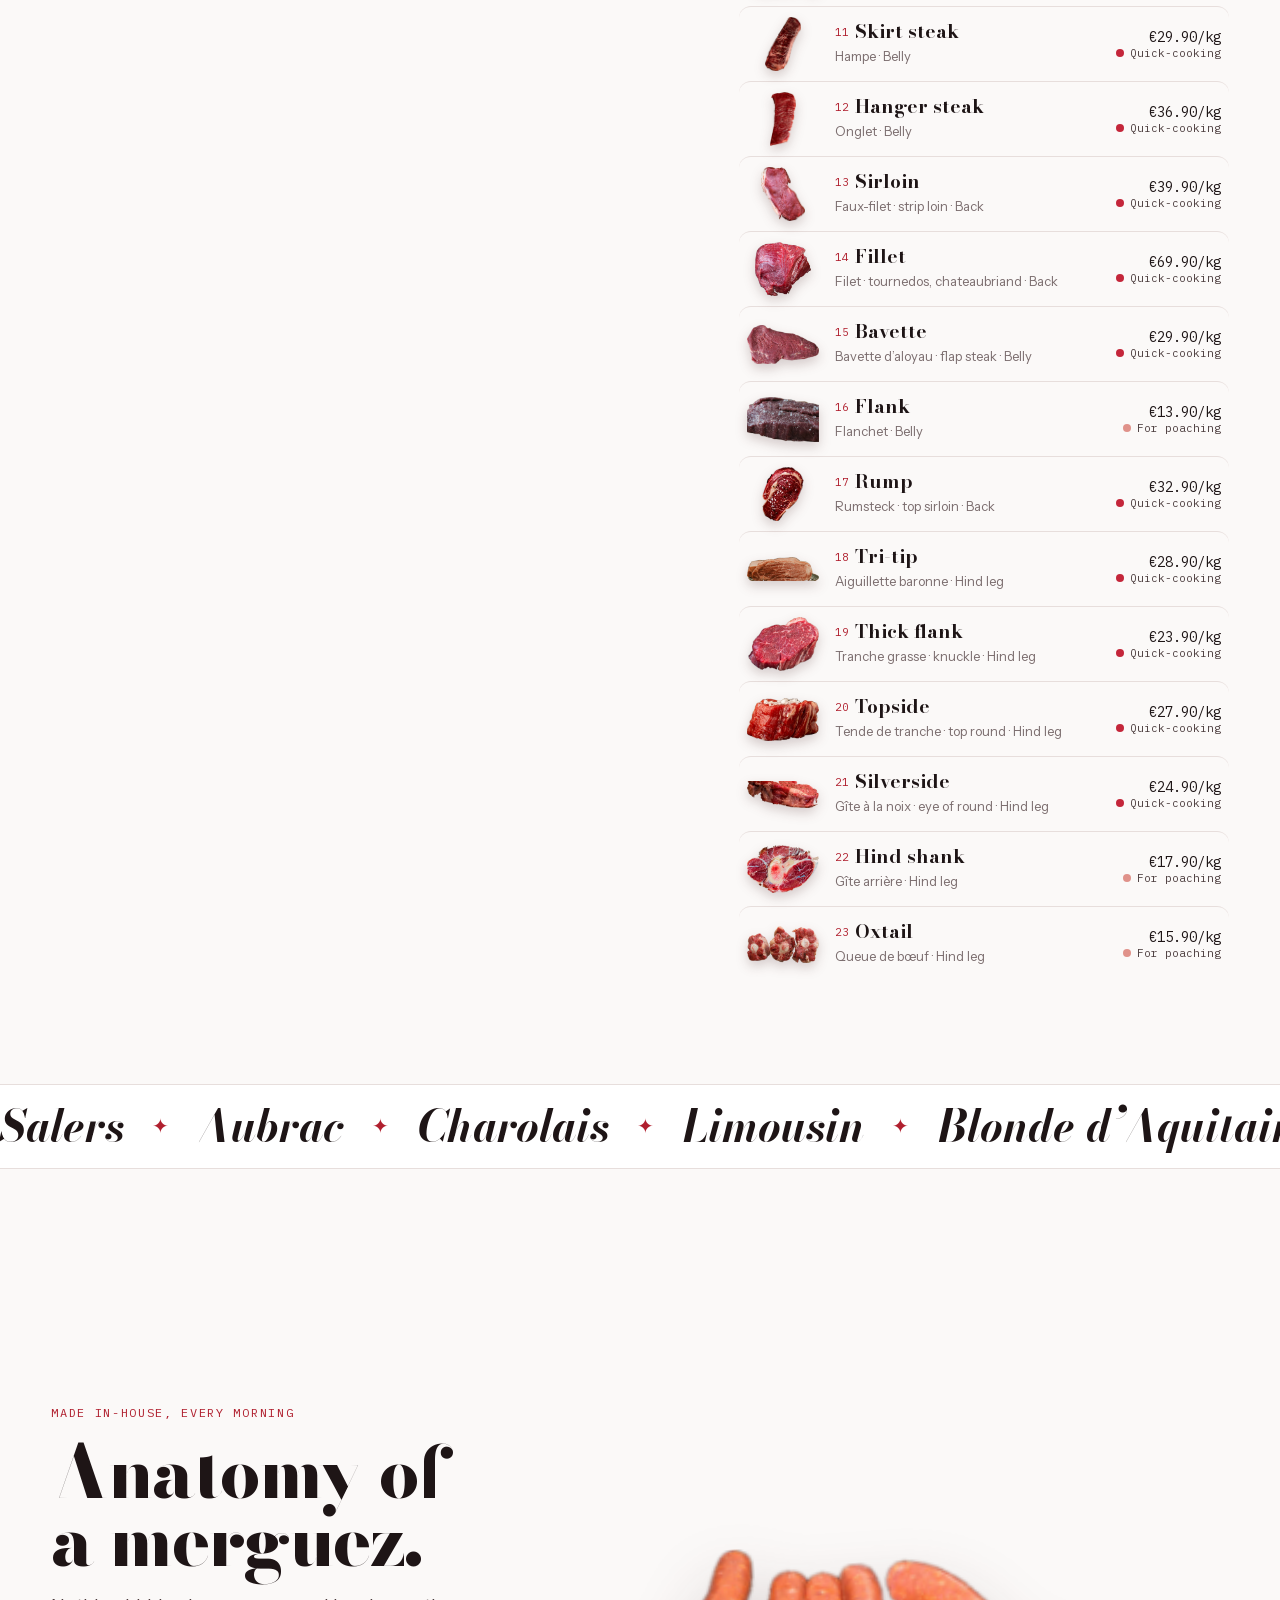
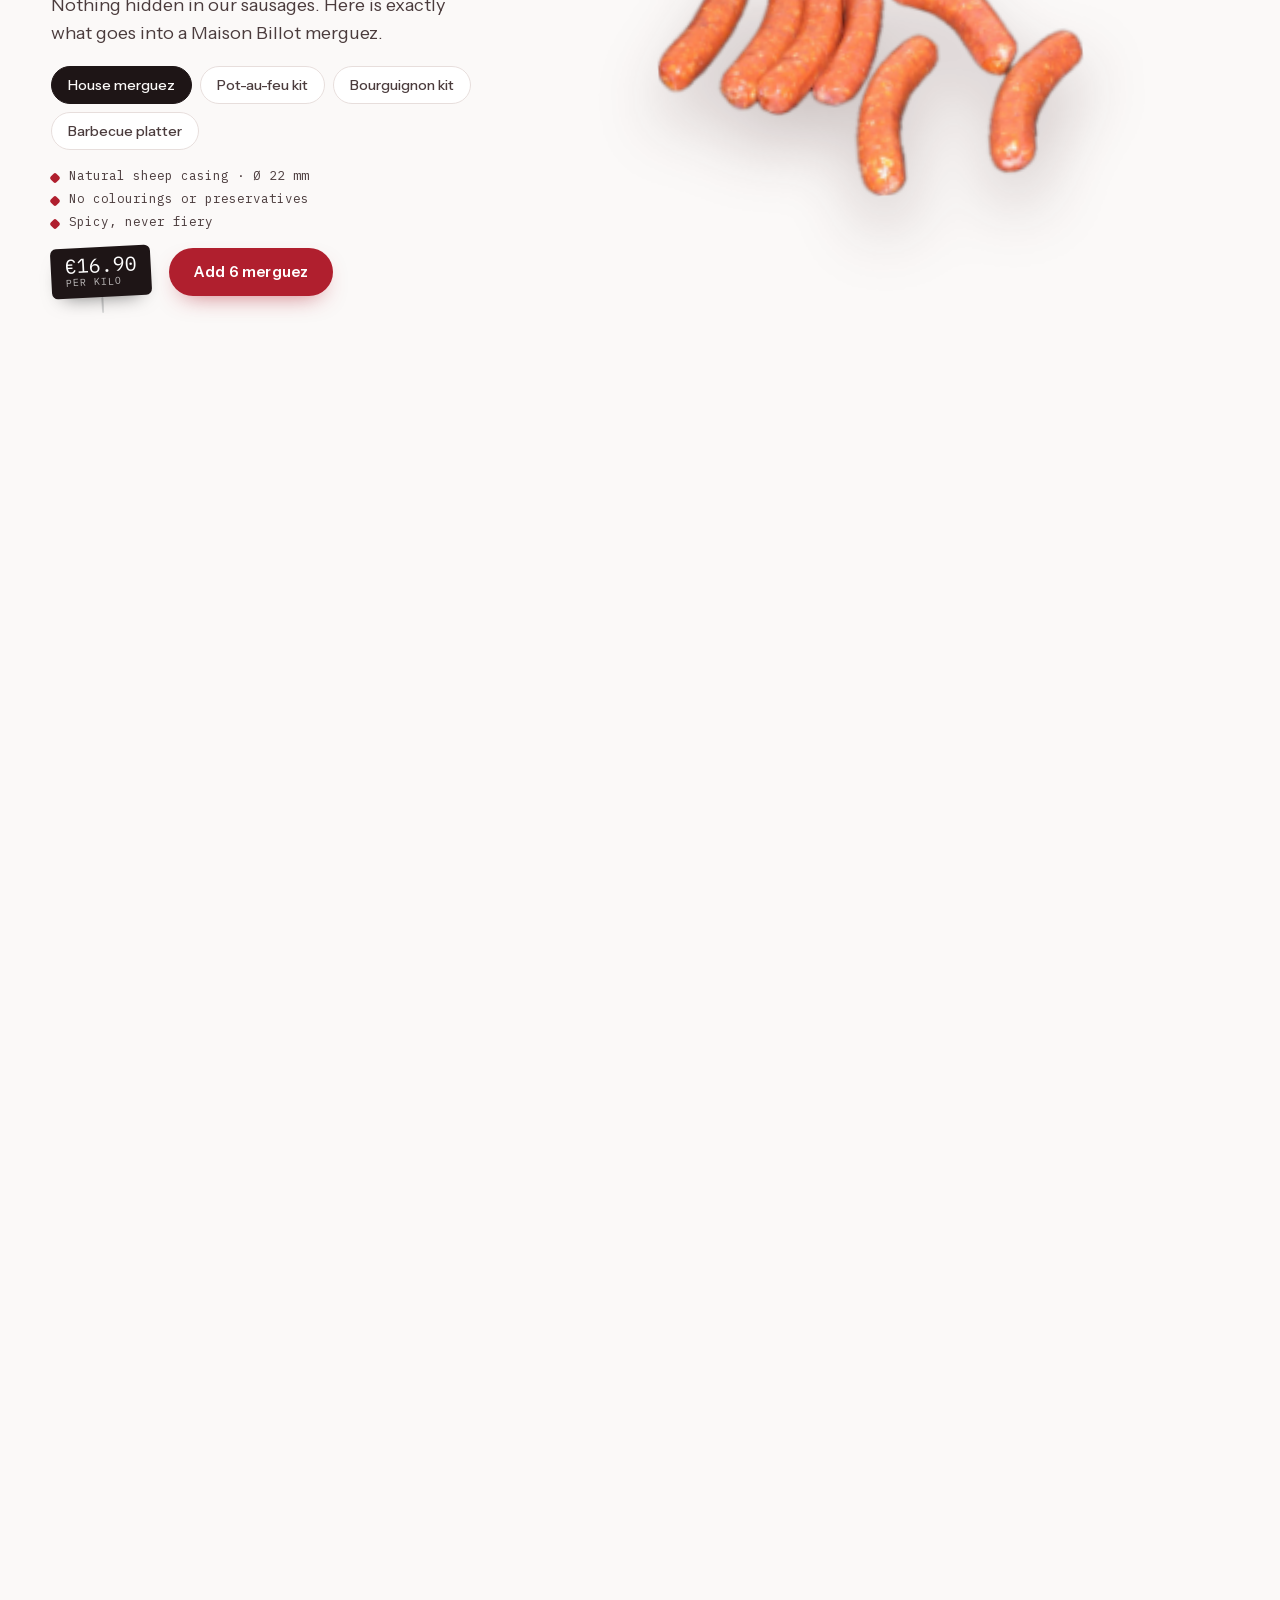
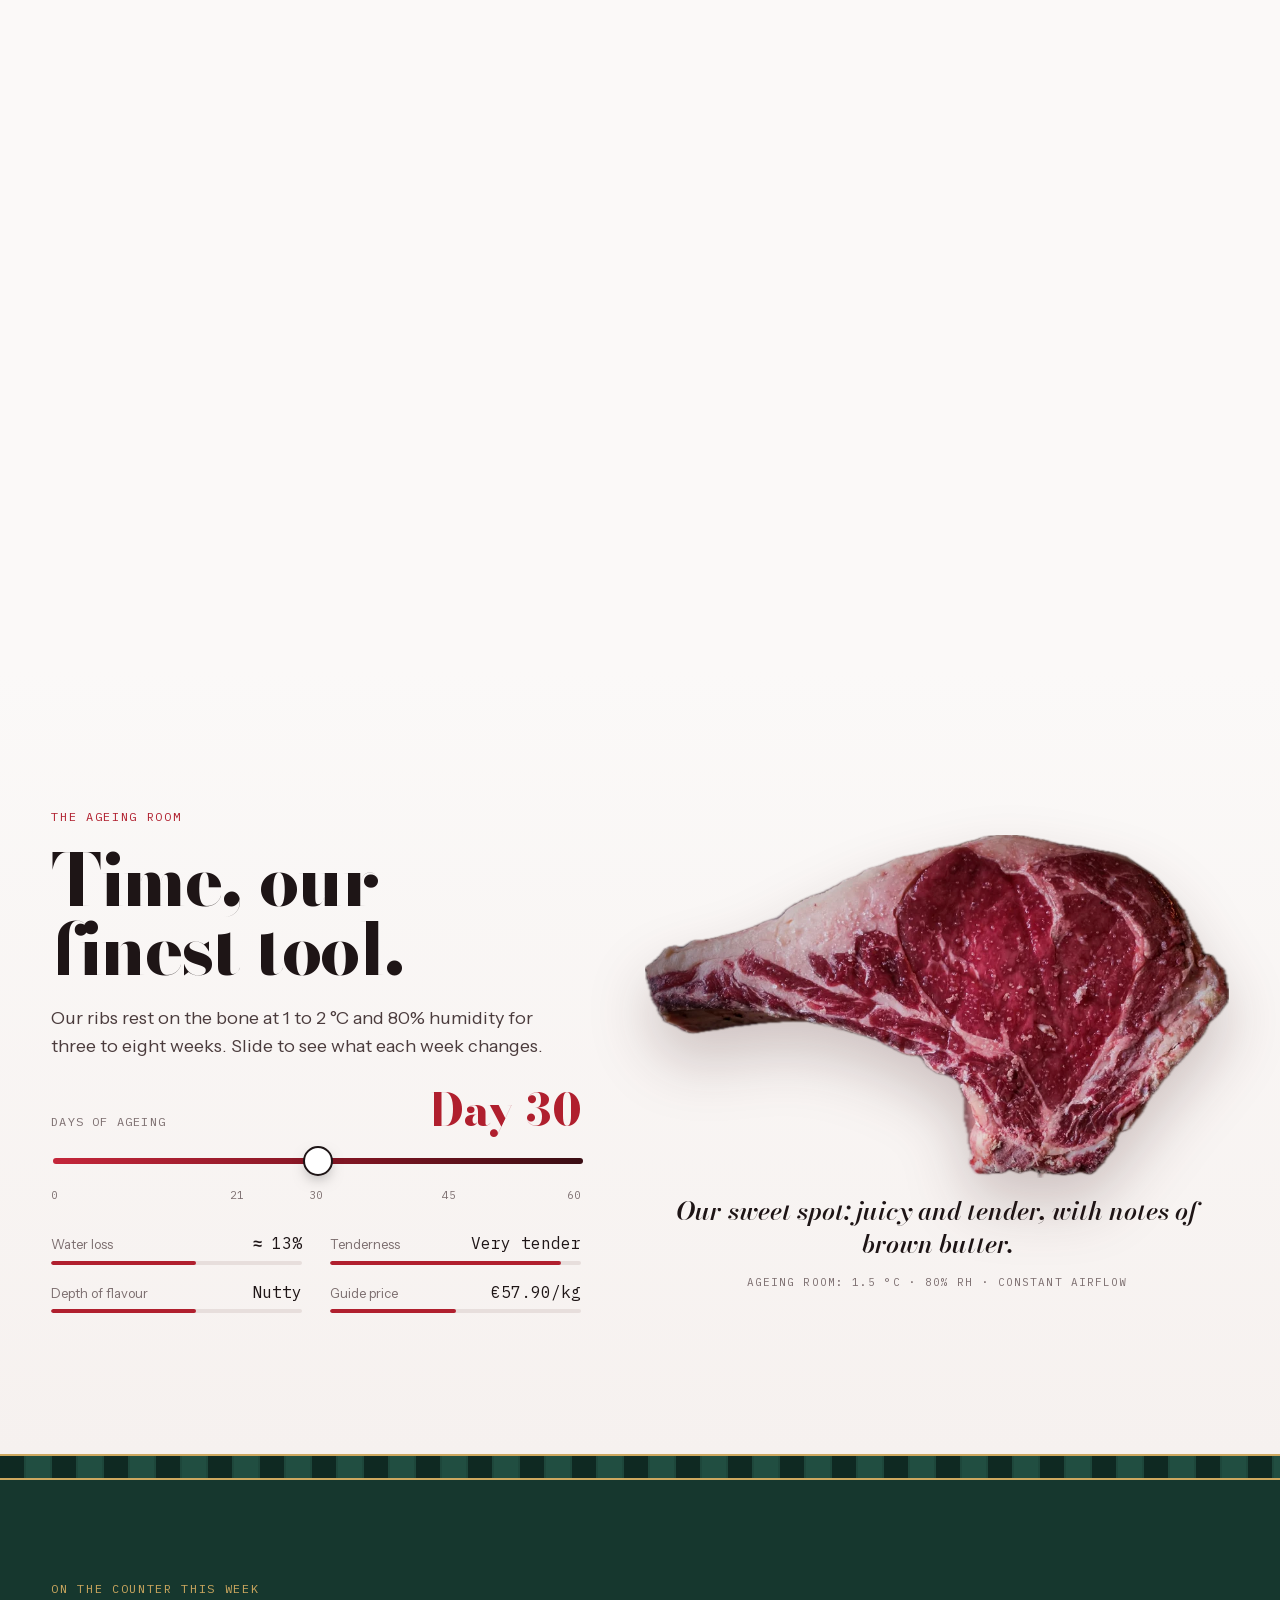
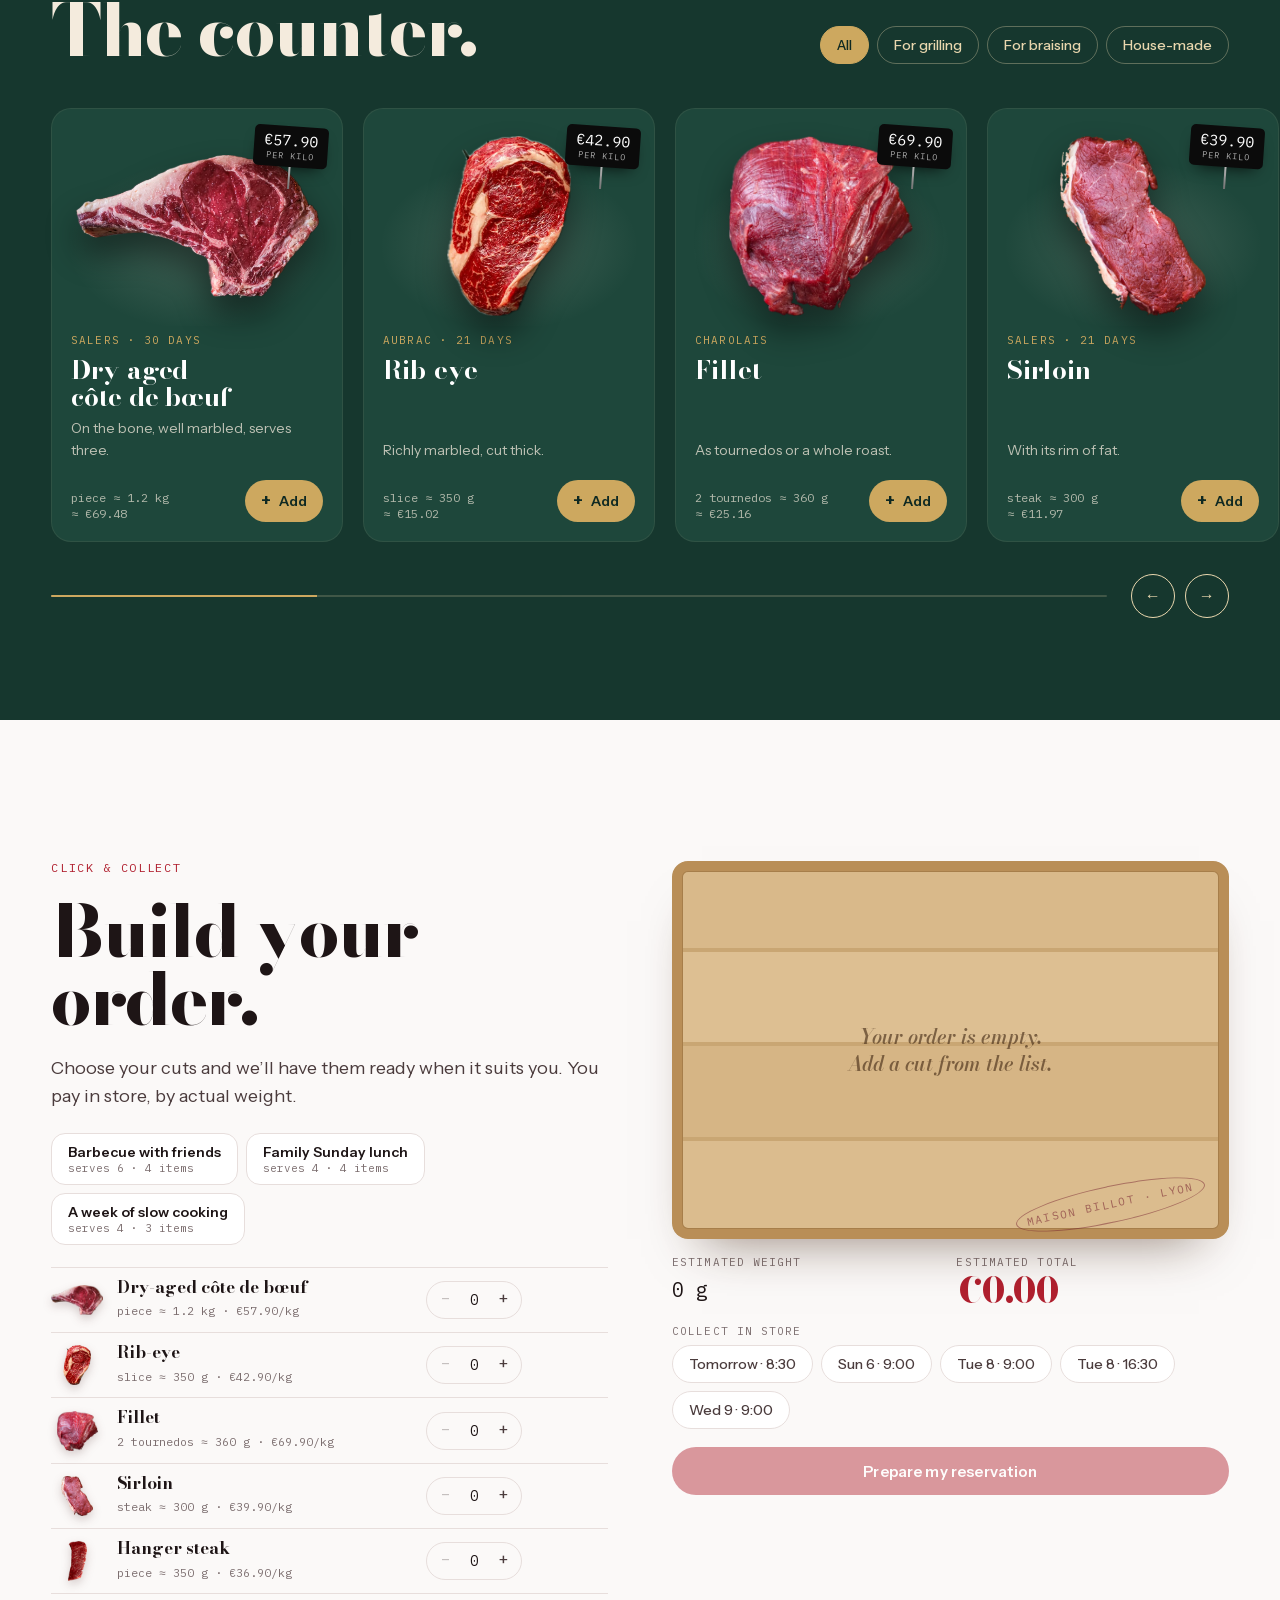
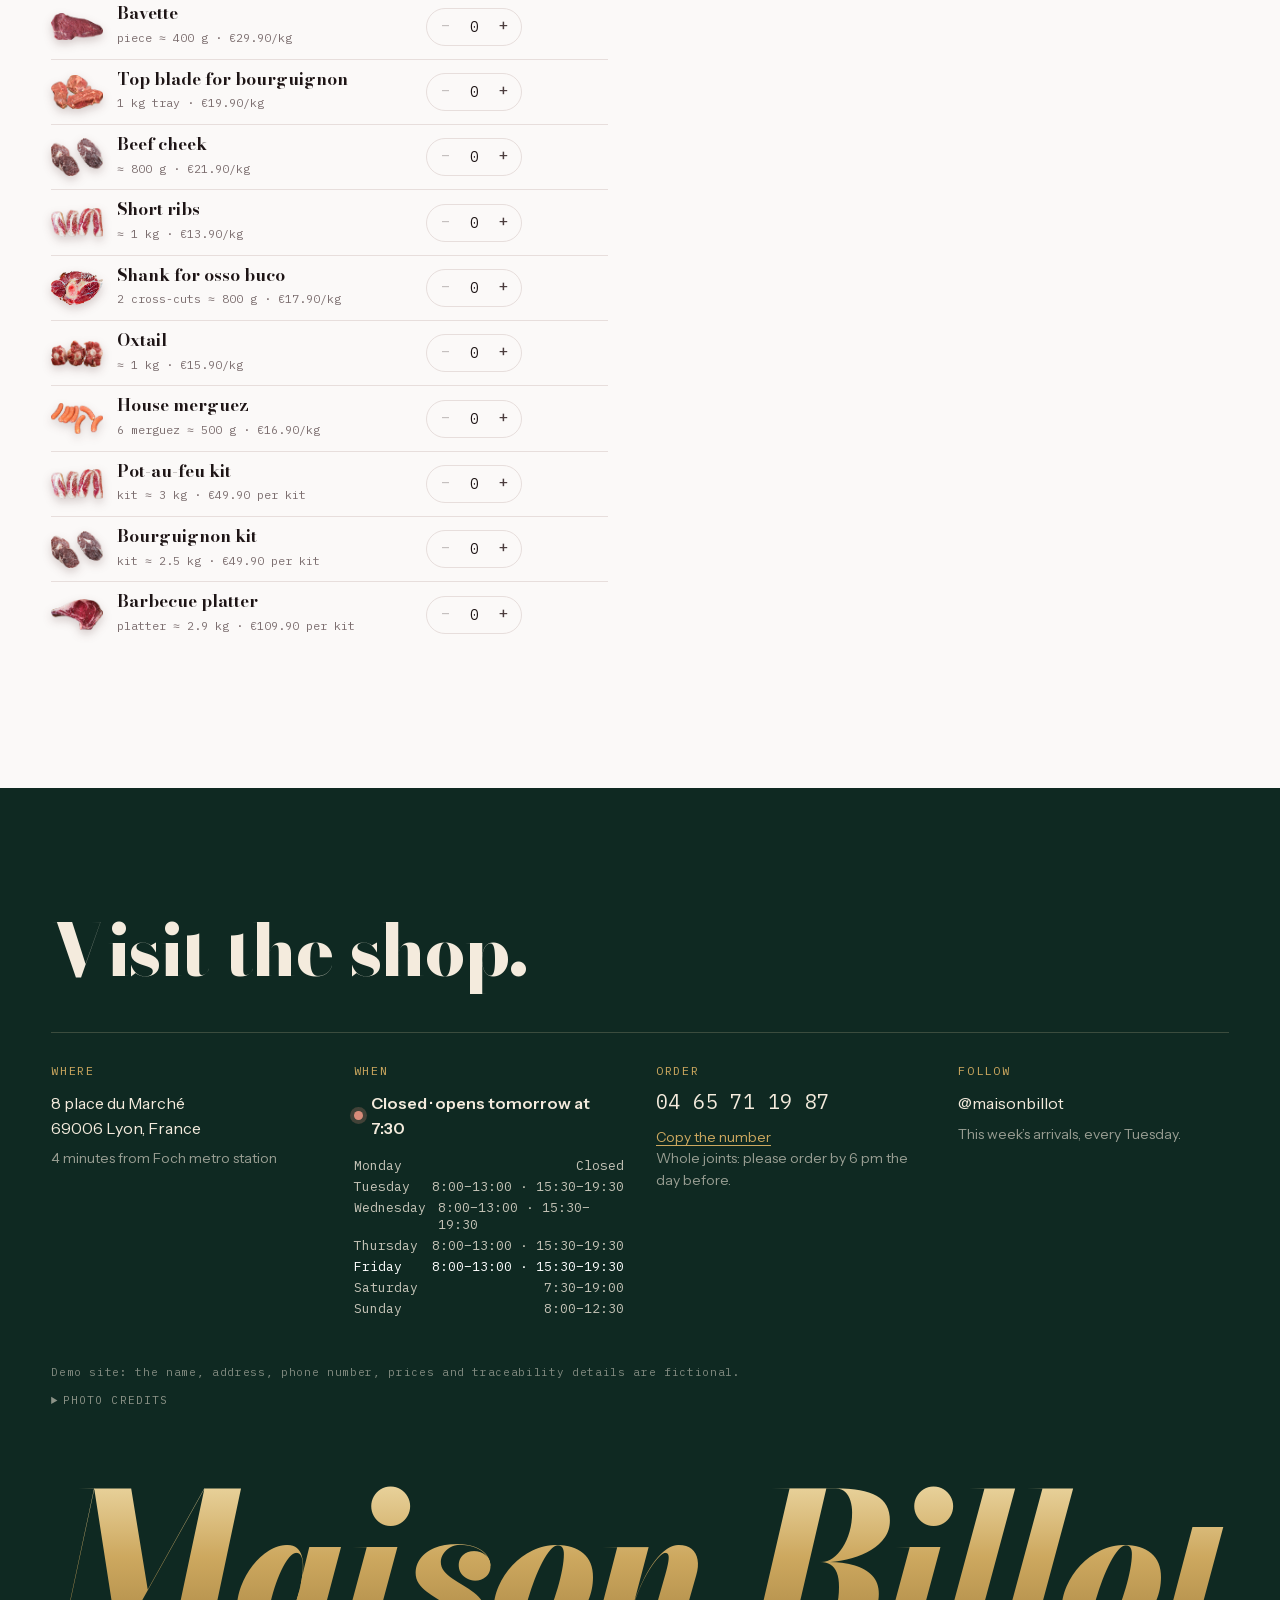
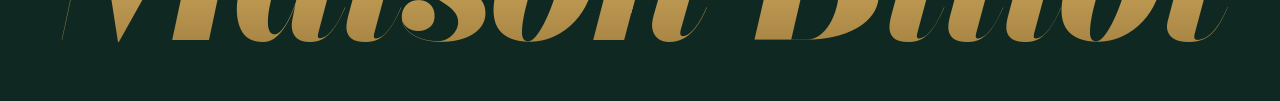
<file: en.html>
<!doctype html>
<html lang="en">
<head>
<meta charset="utf-8">
<meta name="viewport" content="width=device-width, initial-scale=1, viewport-fit=cover">
<meta http-equiv="Content-Security-Policy" content="default-src 'none'; script-src 'self'; style-src 'self' 'unsafe-inline'; img-src 'self' data:; font-src 'self'; media-src 'self'; connect-src 'none'; manifest-src 'self'; object-src 'none'; frame-src 'none'; worker-src 'none'; base-uri 'none'; form-action 'none'; upgrade-insecure-requests">
<meta name="referrer" content="same-origin">
<title>Maison Billot · Artisan butcher in Lyon</title>
<meta name="description" content="Maison Billot, an artisan butcher in Lyon: beef explained cut by cut, house-made merguez, dry-ageing on the bone and click &amp; collect.">
<meta name="theme-color" content="#FBF9F8">
<link rel="canonical" href="https://hoshuko.github.io/maison-billot/en.html">
<link rel="alternate" hreflang="fr" href="https://hoshuko.github.io/maison-billot/">
<link rel="alternate" hreflang="en" href="https://hoshuko.github.io/maison-billot/en.html">
<link rel="alternate" hreflang="es" href="https://hoshuko.github.io/maison-billot/es.html">
<link rel="alternate" hreflang="x-default" href="https://hoshuko.github.io/maison-billot/">
<meta property="og:type" content="website">
<meta property="og:site_name" content="Maison Billot">
<meta property="og:title" content="Maison Billot · Artisan butcher in Lyon">
<meta property="og:description" content="Maison Billot, an artisan butcher in Lyon: beef explained cut by cut, house-made merguez, dry-ageing on the bone and click &amp; collect.">
<meta property="og:url" content="https://hoshuko.github.io/maison-billot/en.html">
<meta property="og:image" content="https://hoshuko.github.io/maison-billot/assets/img/og-en.jpg">
<meta property="og:image:width" content="1200">
<meta property="og:image:height" content="630">
<meta property="og:locale" content="en_GB">
<meta name="twitter:card" content="summary_large_image">
<link rel="icon" href="assets/img/favicon.svg" type="image/svg+xml">
<link rel="preload" href="assets/fonts/bodoni-moda-normal-latin.woff2" as="font" type="font/woff2" crossorigin>
<link rel="preload" href="assets/fonts/instrument-sans-normal-latin.woff2" as="font" type="font/woff2" crossorigin>
<link rel="preload" href="assets/img/cow.webp" as="image">
<link rel="stylesheet" href="assets/css/style.css">
</head>
<body>
<header class="nav" id="nav">
  <a class="brand" href="#decoupe" aria-label="Maison Billot, back to top">
    <svg class="brand-mark" viewBox="0 0 64 44" aria-hidden="true"><ellipse cx="32" cy="22" rx="30" ry="20" fill="none" stroke="currentColor" stroke-width="2.2"/><ellipse cx="32" cy="22" rx="24.5" ry="15" fill="none" stroke="currentColor" stroke-width="1"/><text x="32" y="27.5" text-anchor="middle" font-family="'Bodoni Moda',serif" font-style="italic" font-weight="700" font-size="17" fill="currentColor">MB</text></svg>
    <span class="brand-name">Maison <em>Billot</em></span>
  </a>
  <nav class="nav-links" aria-label="Sections">
    <a href="#guide">The cuts</a>
    <a href="#maison">House-made</a>
    <a href="#cave">Dry-ageing</a>
    <a href="#vitrine">Counter</a>
    <a href="#infos">Visit</a>
  </nav>
  <nav class="lang-switch" aria-label="Language"><a href="./" hreflang="fr" lang="fr">FR</a><a href="en.html" hreflang="en" lang="en" aria-current="page">EN</a><a href="es.html" hreflang="es" lang="es">ES</a></nav>
  <a class="btn btn-red nav-cta magnetic" href="#colis"><span>My order</span><span class="count" id="nav-count">0</span></a>
</header>

<main>
  <!-- 1. Hero + anatomie au scroll -->
  <section class="anat" id="decoupe" aria-label="Anatomy of beef">
    <div class="anat-pin">
      <div class="wordmark" aria-hidden="true">Billot</div>
      <div class="hero-copy">
        <p class="eyebrow">Artisan butcher · Lyon 6<sup>th</sup> · since 1987</p>
        <h1 class="hero-title">
          <span class="ln">Chosen.</span>
          <span class="ln">Aged.</span>
          <span class="ln cutword" data-text="Cut."><span class="half top">Cut.</span><span class="half bot" aria-hidden="true">Cut.</span></span>
        </h1>
        <p class="lede">Salers, Aubrac and Charolais beef, dry-aged on the bone in our cellar and cut to order in front of you. Scroll down: we’ll show you where every cut comes from.</p>
        <div class="ctas">
          <a class="btn btn-red magnetic" href="#guide" data-scroll="anat-end">See the cuts <span class="arr" aria-hidden="true">↓</span></a>
          <a class="btn btn-ghost magnetic" href="#colis">Build my order</a>
        </div>
      </div>
      <div class="fiche" aria-label="Traceability record">
        <div class="fiche-top"><span>Traceability</span><span>Batch 26-0917</span></div>
        <dl>
          <div><dt>Breed</dt><dd>Salers</dd></div>
          <div><dt>Category</dt><dd>Heifer</dd></div>
          <div><dt>Born, reared, slaughtered</dt><dd>France</dd></div>
          <div><dt>Dry-ageing</dt><dd>30 days</dd></div>
        </dl>
        <svg class="barcode" viewBox="0 0 120 18" aria-hidden="true"></svg>
      </div>

      <div class="cow-wrap" id="cow-wrap">
        <img class="cow-img" src="assets/img/cow.webp" alt="Salers cow, side view" width="1640" height="1067" draggable="false">
        <svg class="cow-map" id="cow-map" viewBox="0 0 1640 1067" aria-hidden="true"></svg>
      </div>
      <svg class="leaders" id="leaders" aria-hidden="true"></svg>
      <div class="pieces" id="pieces"></div>

      <div class="anat-head">
        <p class="eyebrow">Beef, cut by cut</p>
        <h2>Anatomy of beef.</h2>
        <p class="anat-sub">23 cuts, from neck to tail. Hover to explore, click for the details.</p>
      </div>
      <p class="scroll-hint" aria-hidden="true"><span>Scroll</span><i></i></p>
      <div class="tip" id="cow-tip" role="status" aria-live="polite"></div>
    </div>
  </section>

  <!-- 2. Guide des morceaux -->
  <section class="guide" id="guide">
    <div class="wrap">
      <header class="sec-head">
        <p class="eyebrow">The cut guide</p>
        <h2>What are you cooking?</h2>
        <p class="sec-lede">Pick a dish: we’ll show you the cuts that suit it, and where they sit on the animal.</p>
      </header>
      <div class="guide-grid">
        <div class="guide-map">
          <div class="map-cow" id="guide-cow">
            <img src="assets/img/cow.webp" alt="" width="1640" height="1067" draggable="false">
            <svg viewBox="0 0 1640 1067" aria-hidden="true"></svg>
          </div>
          <div class="legend-cats" aria-hidden="true">
            <span><i class="c1"></i>Quick-cooking</span><span><i class="c2"></i>For braising</span><span><i class="c3"></i>For poaching</span>
          </div>
        </div>
        <div class="guide-side">
          <div class="search">
            <label class="sr-only" for="cut-search">Search for a cut</label>
            <input id="cut-search" type="search" autocomplete="off" placeholder="Heard a name at the butcher’s? Hanger, onglet…">
            <ul class="suggest" id="suggest" role="listbox" hidden></ul>
          </div>
          <div class="chips" id="usage-chips" role="group" aria-label="Filter by dish"></div>
          <p class="count-line" id="guide-count" aria-live="polite"></p>
          <ul class="cut-list" id="cut-list"></ul>
        </div>
      </div>
    </div>
  </section>

  <div class="marquee" aria-hidden="true"><div class="marquee-track"><span>Salers</span><i>✦</i><span>Aubrac</span><i>✦</i><span>Charolais</span><i>✦</i><span>Limousin</span><i>✦</i><span>Blonde d’Aquitaine</span><i>✦</i><span>Aged on the bone</span><i>✦</i><span>Born, reared and slaughtered in France</span><i>✦</i></div></div>

  <!-- 3. Préparations en vue éclatée -->
  <section class="prep" id="maison" aria-label="Our house-made products, ingredient by ingredient">
    <div class="prep-pin">
      <div class="prep-copy">
        <p class="eyebrow">Made in-house, every morning</p>
        <h2 id="prep-title">Anatomy of a merguez.</h2>
        <p class="sec-lede" id="prep-lede"></p>
        <div class="chips prep-tabs" id="prep-tabs" role="tablist" aria-label="Choose a product"></div>
        <ul class="badges" id="prep-badges"></ul>
        <div class="prep-buy">
          <span class="tag-price" id="prep-price"></span>
          <button class="btn btn-red magnetic" type="button" id="prep-add" data-add="p-merguez">Add 6 merguez</button>
        </div>
      </div>
      <div class="prep-stage" id="prep-stage">
        <svg class="xp-lines" id="xp-lines" aria-hidden="true"></svg>
        <div class="xp" id="xp"></div>
      </div>
    </div>
  </section>

  <!-- 4. Maturation -->
  <section class="cave" id="cave">
    <div class="wrap cave-grid">
      <div class="cave-copy">
        <p class="eyebrow">The ageing room</p>
        <h2>Time, our finest tool.</h2>
        <p class="sec-lede">Our ribs rest on the bone at 1 to 2&nbsp;°C and 80% humidity for three to eight weeks. Slide to see what each week changes.</p>
        <div class="age">
          <div class="age-top"><label for="age-range">Days of ageing</label><output id="age-out" for="age-range">Day 30</output></div>
          <input id="age-range" type="range" min="0" max="60" step="1" value="30">
          <div class="age-ticks" aria-hidden="true"><span style="left:0%">0</span><span style="left:35%">21</span><span style="left:50%">30</span><span style="left:75%">45</span><span style="left:100%">60</span></div>
        </div>
        <dl class="age-stats">
          <div><dt>Water loss</dt><dd id="st-loss">13 %</dd><span class="bar"><i id="bar-loss"></i></span></div>
          <div><dt>Tenderness</dt><dd id="st-tender">+92 %</dd><span class="bar"><i id="bar-tender"></i></span></div>
          <div><dt>Depth of flavour</dt><dd id="st-taste">5 / 10</dd><span class="bar"><i id="bar-taste"></i></span></div>
          <div><dt>Guide price</dt><dd id="st-price">€57.90/kg</dd><span class="bar"><i id="bar-price"></i></span></div>
        </dl>
      </div>
      <figure class="cave-visual">
        <div class="cote" id="cote">
          <img src="assets/img/cotes.webp" alt="Raw côte de bœuf on the bone" draggable="false">
          <span class="crust" aria-hidden="true"></span>
        </div>
        <figcaption class="cave-note" id="age-note"></figcaption>
        <p class="cave-spec">Ageing room: 1.5&nbsp;°C · 80% RH · constant airflow</p>
      </figure>
    </div>
  </section>

  <!-- 5. Vitrine -->
  <section class="vitrine" id="vitrine">
    <div class="frise" aria-hidden="true"></div>
    <div class="wrap vit-head">
      <div>
        <p class="eyebrow">On the counter this week</p>
        <h2>The counter.</h2>
      </div>
      <div class="chips chips-dark" id="vit-chips" role="group" aria-label="Filter the counter"></div>
    </div>
    <div class="vit-track" id="vit-track" tabindex="0" aria-label="Products on the counter, horizontal scroll"></div>
    <div class="wrap vit-foot">
      <div class="vit-progress"><i id="vit-bar"></i></div>
      <div class="vit-arrows">
        <button class="round" type="button" id="vit-prev" aria-label="Previous products">←</button>
        <button class="round" type="button" id="vit-next" aria-label="Next products">→</button>
      </div>
    </div>
  </section>

  <!-- 6. Colis -->
  <section class="colis" id="colis">
    <div class="wrap colis-grid">
      <div class="colis-left">
        <p class="eyebrow">Click &amp; collect</p>
        <h2>Build your order.</h2>
        <p class="sec-lede">Choose your cuts and we’ll have them ready when it suits you. You pay in store, by actual weight.</p>
        <div class="presets" id="presets"></div>
        <ul class="colis-list" id="colis-list"></ul>
      </div>
      <div class="colis-right">
        <div class="crate" id="crate" aria-label="Order contents">
          <div class="crate-inner" id="crate-inner"></div>
          <p class="crate-empty" id="crate-empty">Your order is empty.<br>Add a cut from the list.</p>
          <span class="crate-stamp" aria-hidden="true">Maison Billot · Lyon</span>
        </div>
        <div class="totals">
          <div><span>Estimated weight</span><b id="tot-weight">0 g</b></div>
          <div class="big"><span>Estimated total</span><b id="tot-price">0,00 €</b></div>
        </div>
        <div class="slots">
          <p class="slots-label">Collect in store</p>
          <div class="slot-list" id="slot-list"></div>
        </div>
        <button class="btn btn-red btn-wide magnetic" type="button" id="colis-go" disabled>Prepare my reservation</button>
        <div class="recap" id="recap" hidden>
          <p class="recap-title">Your reservation is ready.</p>
          <p>Call us on <b class="sel">04 65 71 19 87</b>, or copy the summary and text it to us. Nothing is sent automatically.</p>
          <pre id="recap-text"></pre>
          <button class="btn btn-ghost" type="button" id="recap-copy">Copy the summary</button>
        </div>
      </div>
    </div>
  </section>
</main>

<!-- 7. Infos -->
<footer class="infos" id="infos">
  <div class="wrap">
    <h2>Visit the shop.</h2>
    <div class="info-grid">
      <div><h3>Where</h3><p>8 place du Marché<br>69006 Lyon, France</p><p class="dim">4 minutes from Foch metro station</p></div>
      <div><h3>When</h3><p class="status" id="open-status"></p><ul class="hours" id="hours"></ul></div>
      <div><h3>Order</h3><p><span class="sel phone">04 65 71 19 87</span></p><button class="link-btn" type="button" id="copy-phone">Copy the number</button><p class="dim">Whole joints: please order by 6&nbsp;pm the day before.</p></div>
      <div><h3>Follow</h3><p>@maisonbillot</p><p class="dim">This week’s arrivals, every Tuesday.</p></div>
    </div>
    <p class="demo-note">Demo site: the name, address, phone number, prices and traceability details are fictional.</p>
    <details class="credits">
      <summary>Photo credits</summary>
      <ul id="credits"></ul>
    </details>
  </div>
  <div class="facade" aria-hidden="true"><span id="facade">Maison Billot</span></div>
</footer>

<!-- Fiche morceau -->
<div class="scrim" id="scrim" hidden></div>
<aside class="drawer" id="drawer" role="dialog" aria-modal="true" aria-labelledby="d-name" hidden>
  <div class="d-bar">
    <button class="round" type="button" id="d-prev" aria-label="Previous cut">←</button>
    <button class="round" type="button" id="d-next" aria-label="Next cut">→</button>
    <button class="round" type="button" id="d-close" aria-label="Close details">✕</button>
  </div>
  <div class="d-body" id="d-body"></div>
</aside>
<div class="toast" id="toast" role="status" aria-live="polite"></div>

<script src="assets/js/data.en.js"></script>
<script src="assets/js/cowregions.js"></script>
<script src="assets/js/app.js"></script>
</body>
</html>
</file>
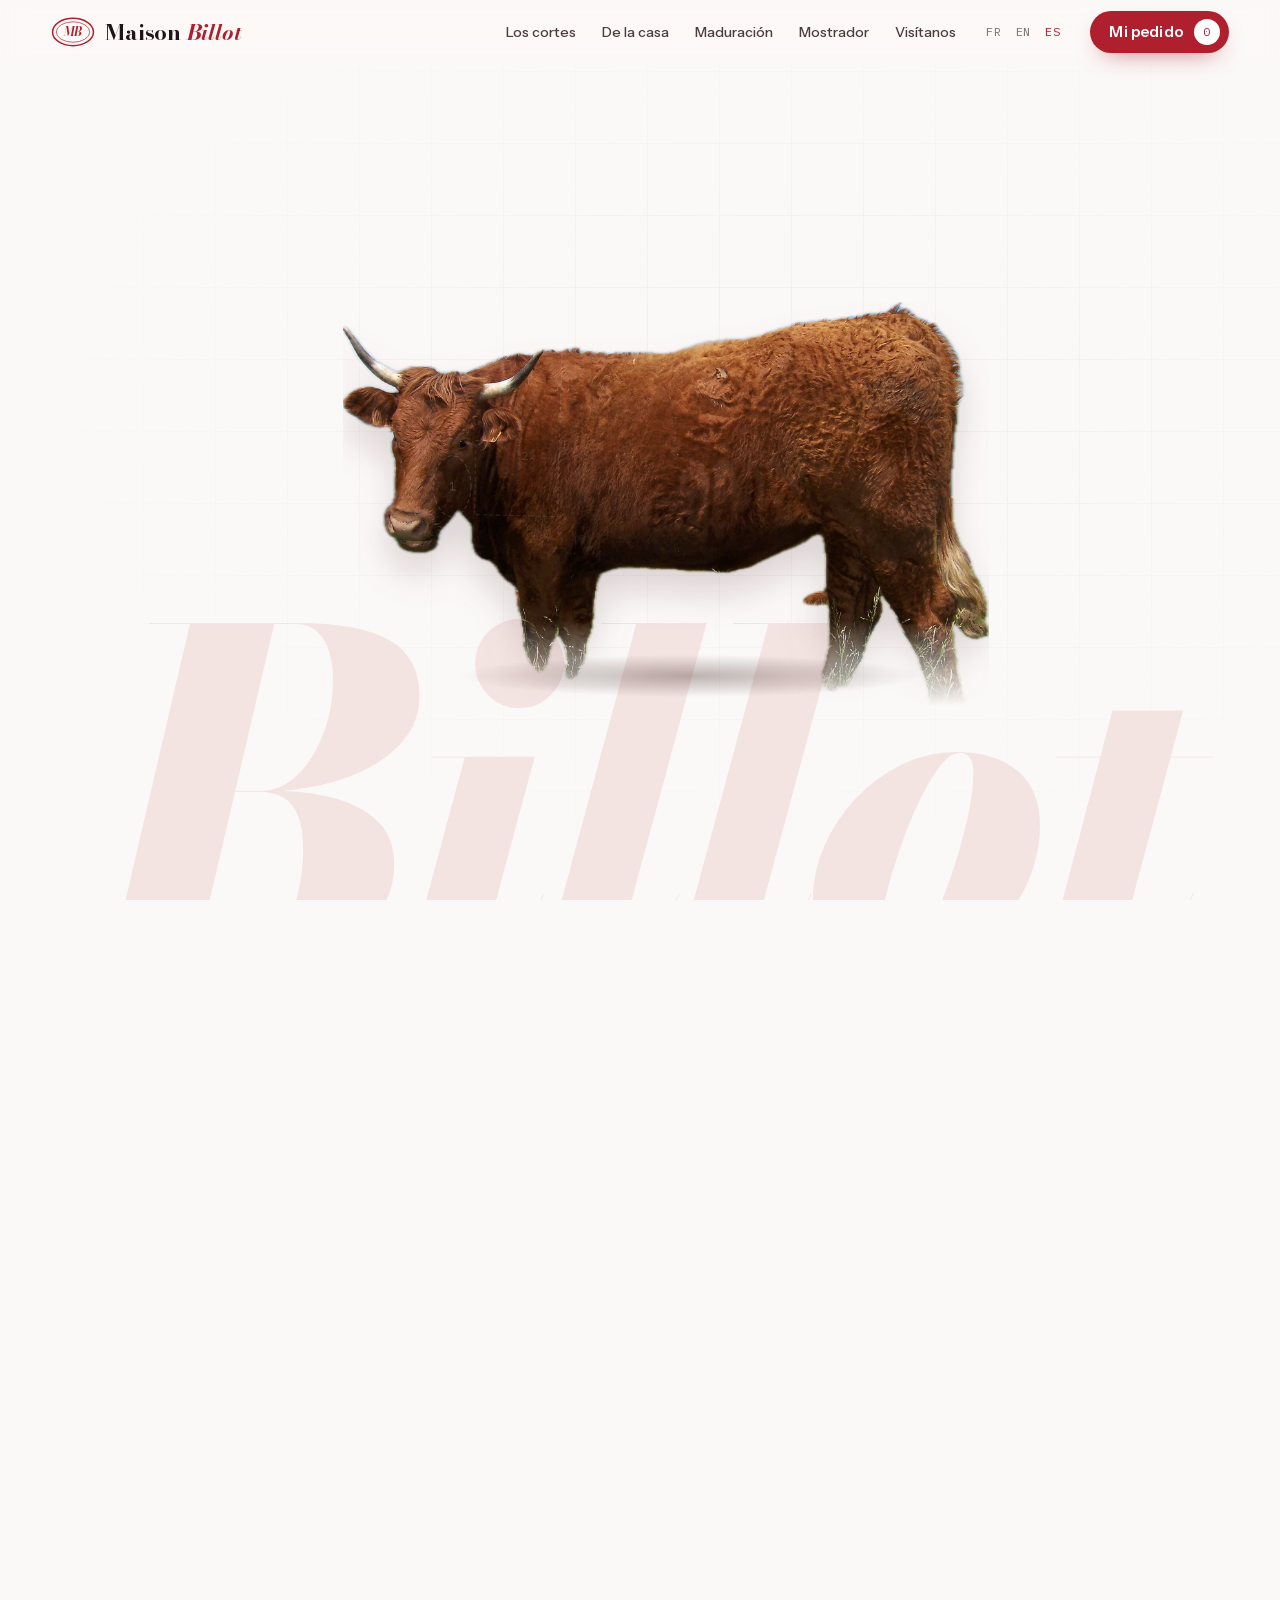
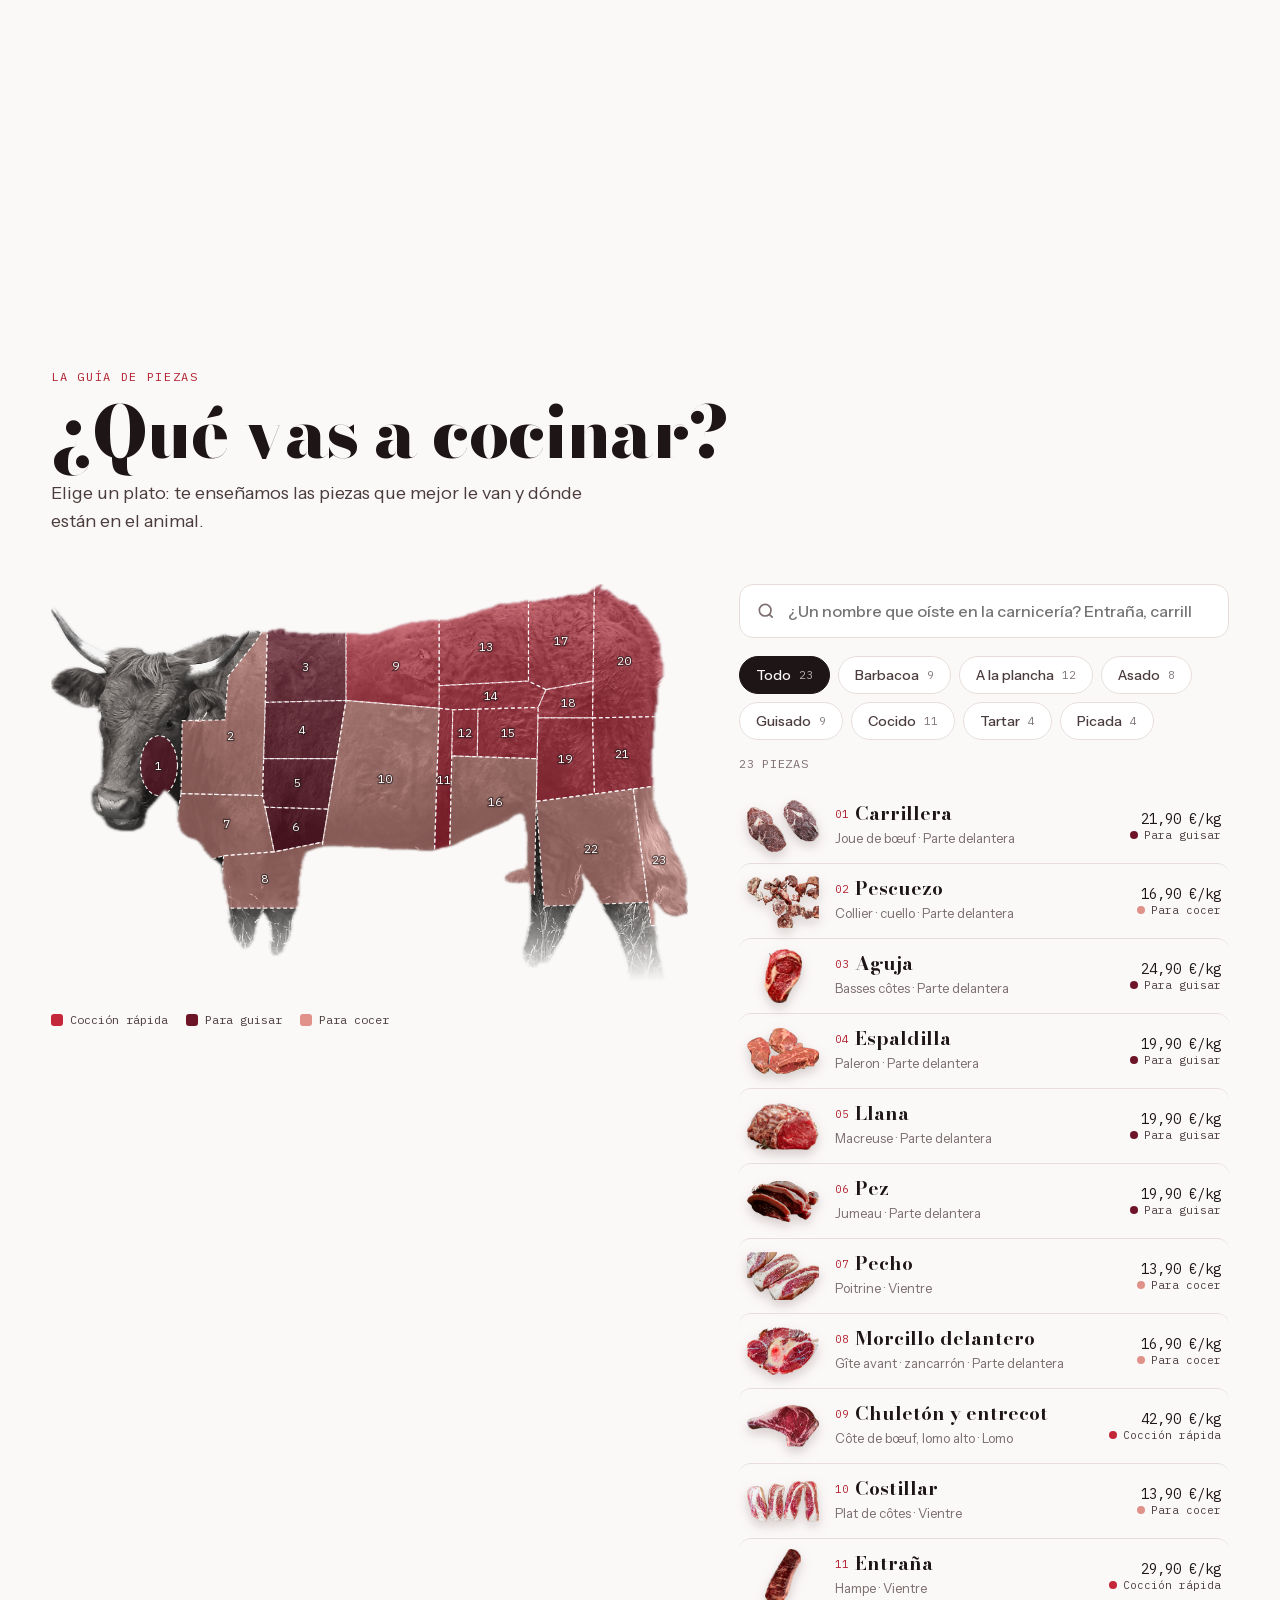
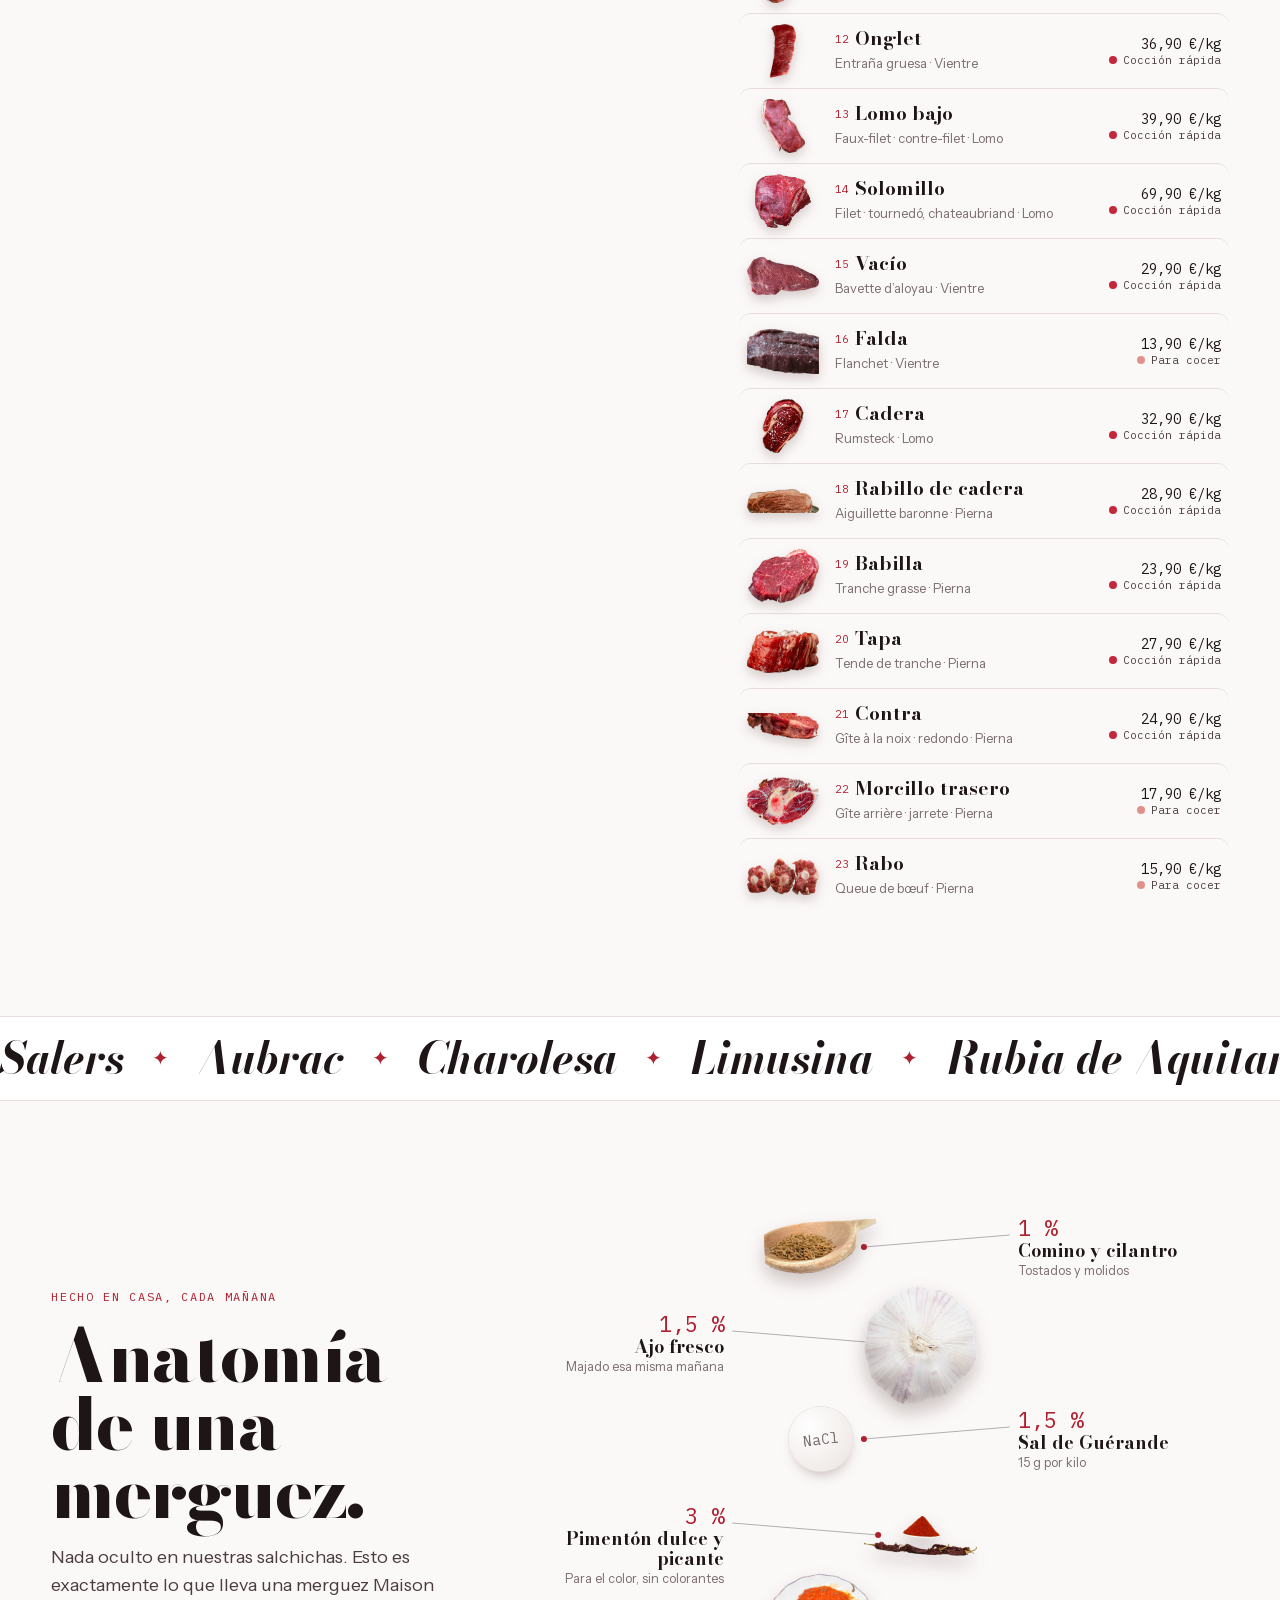
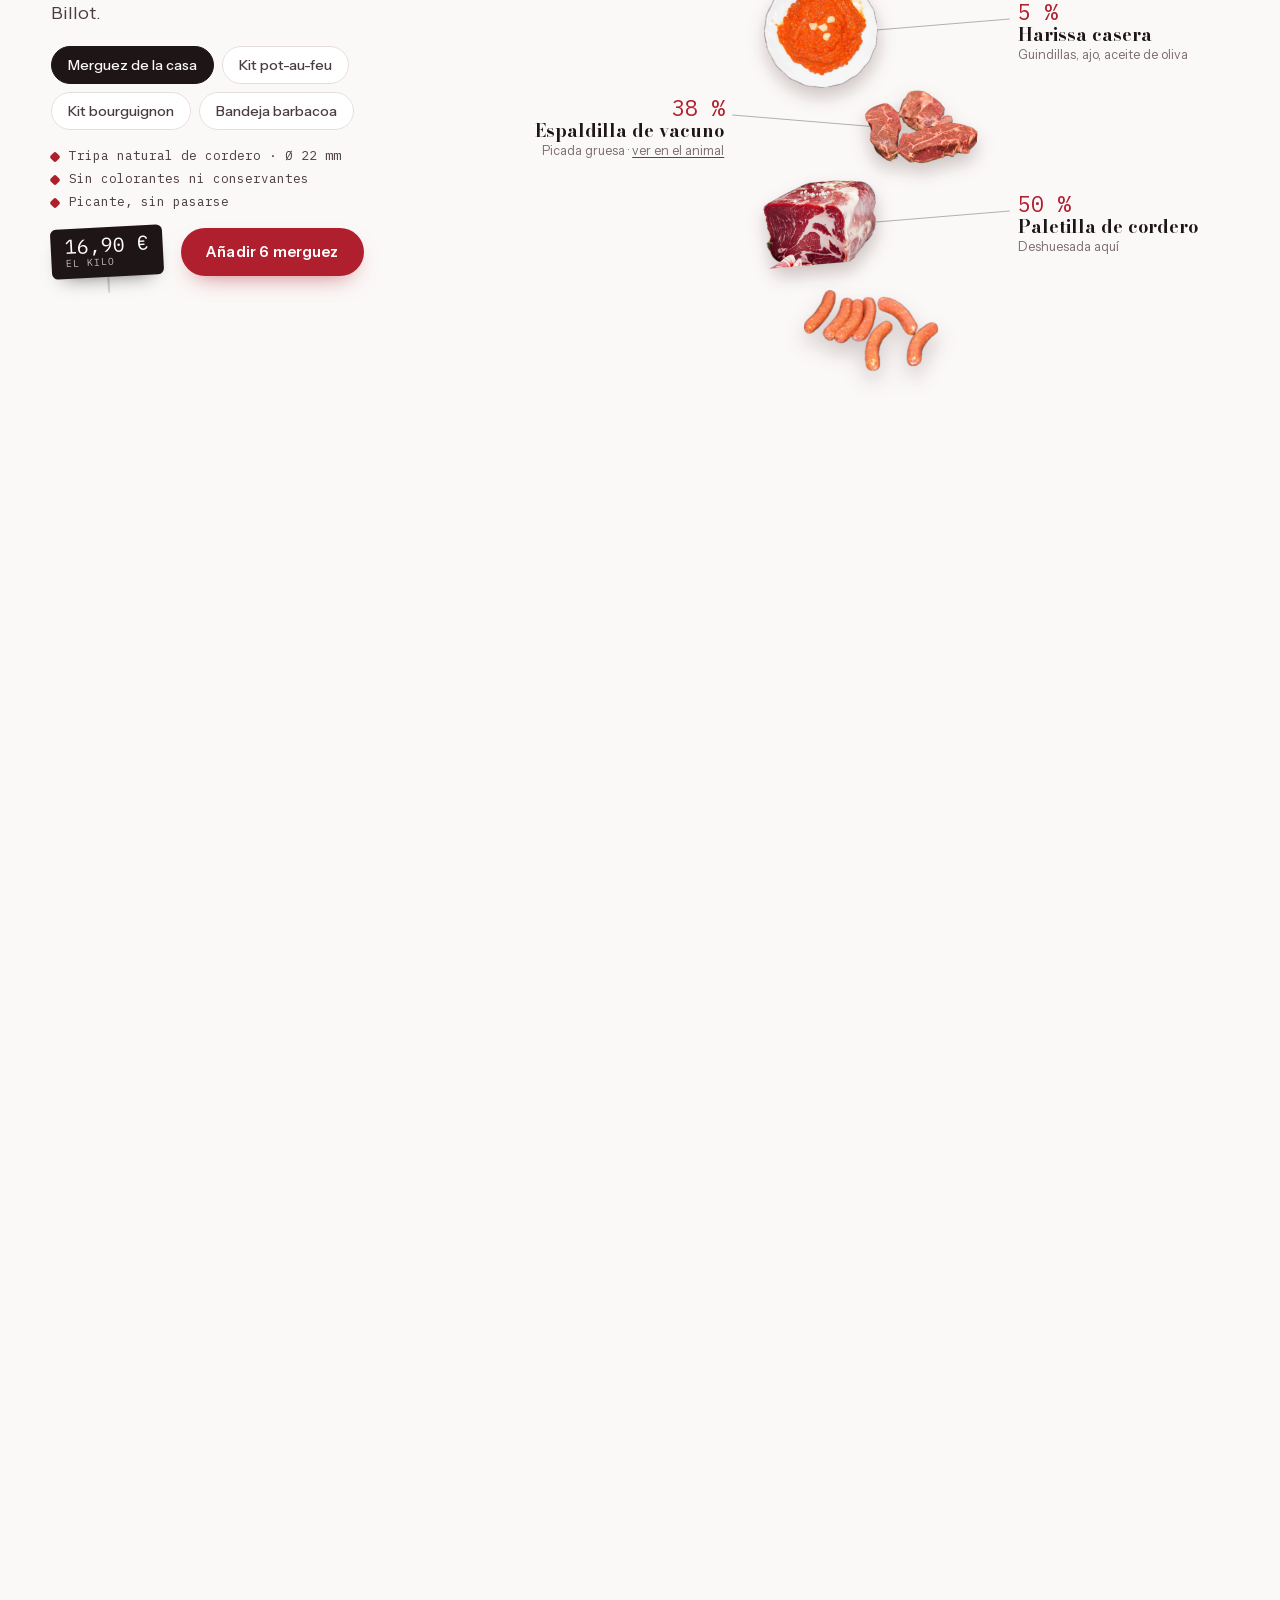
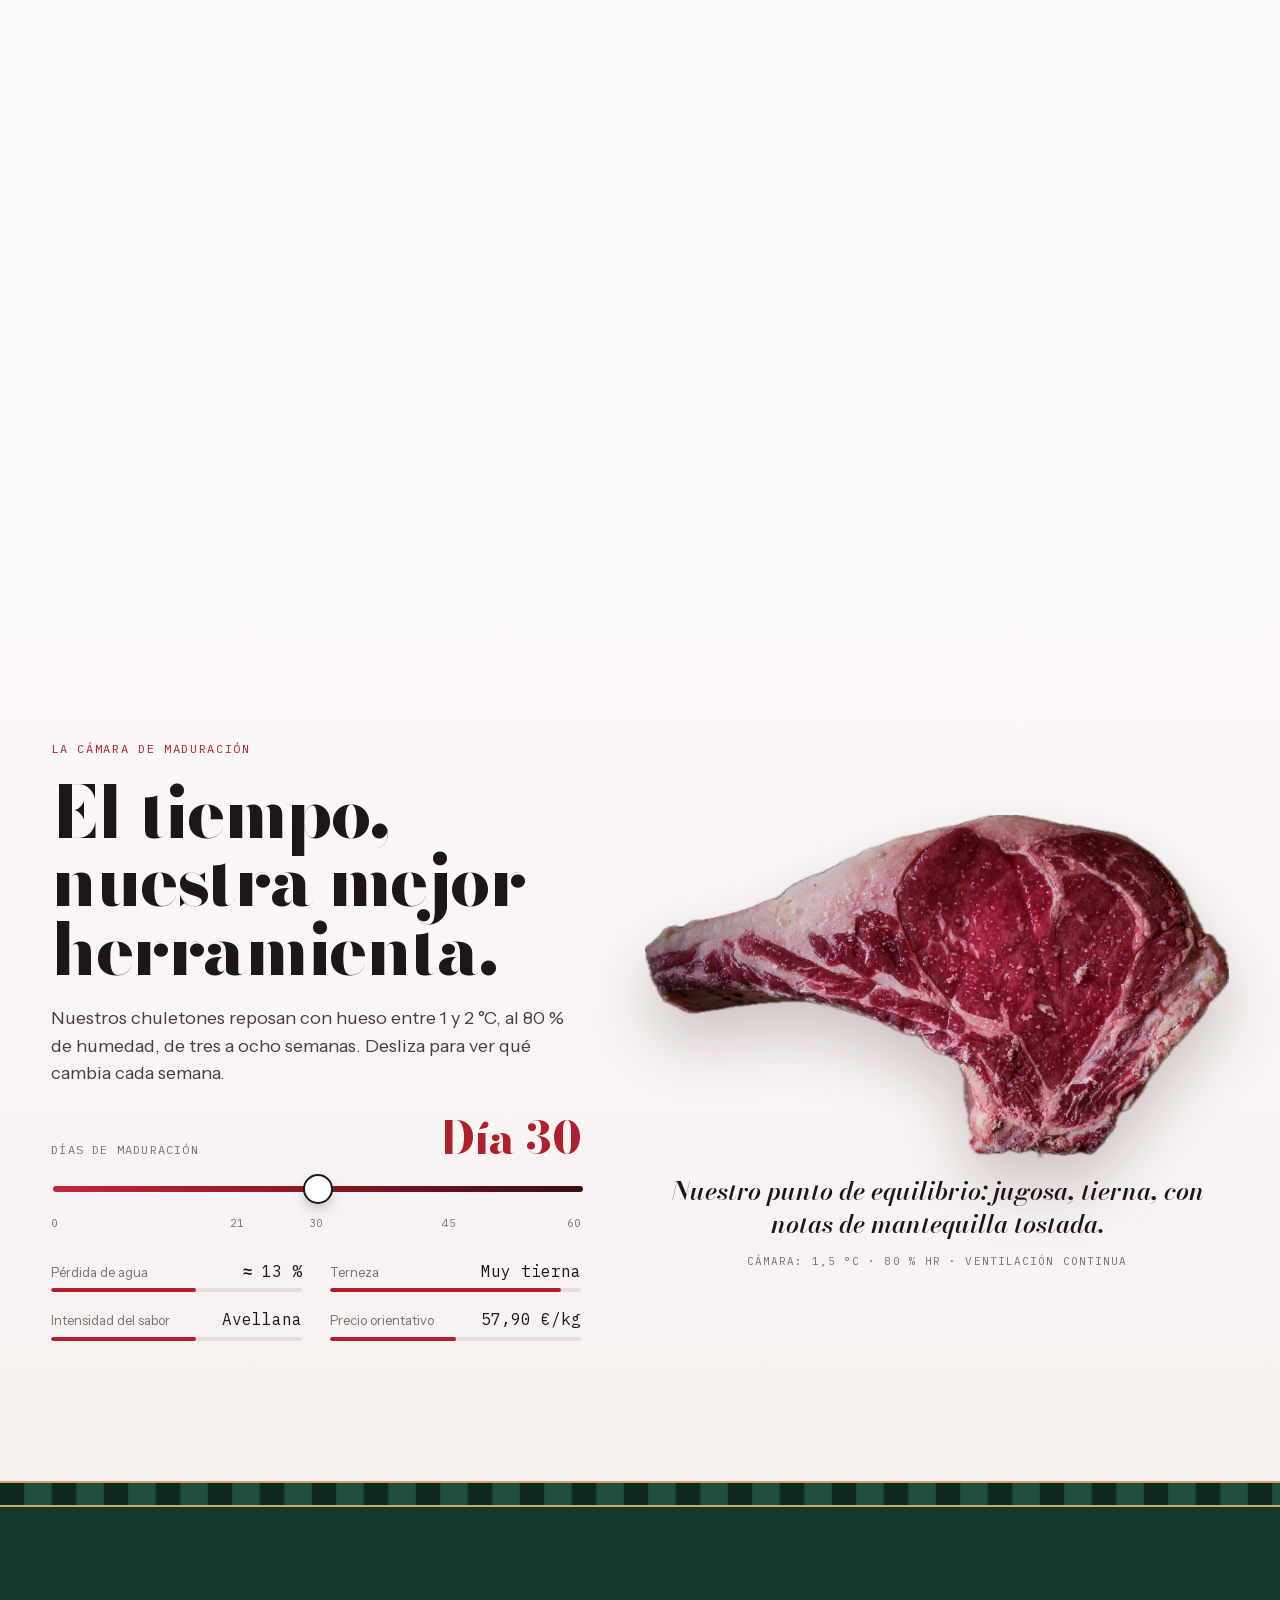
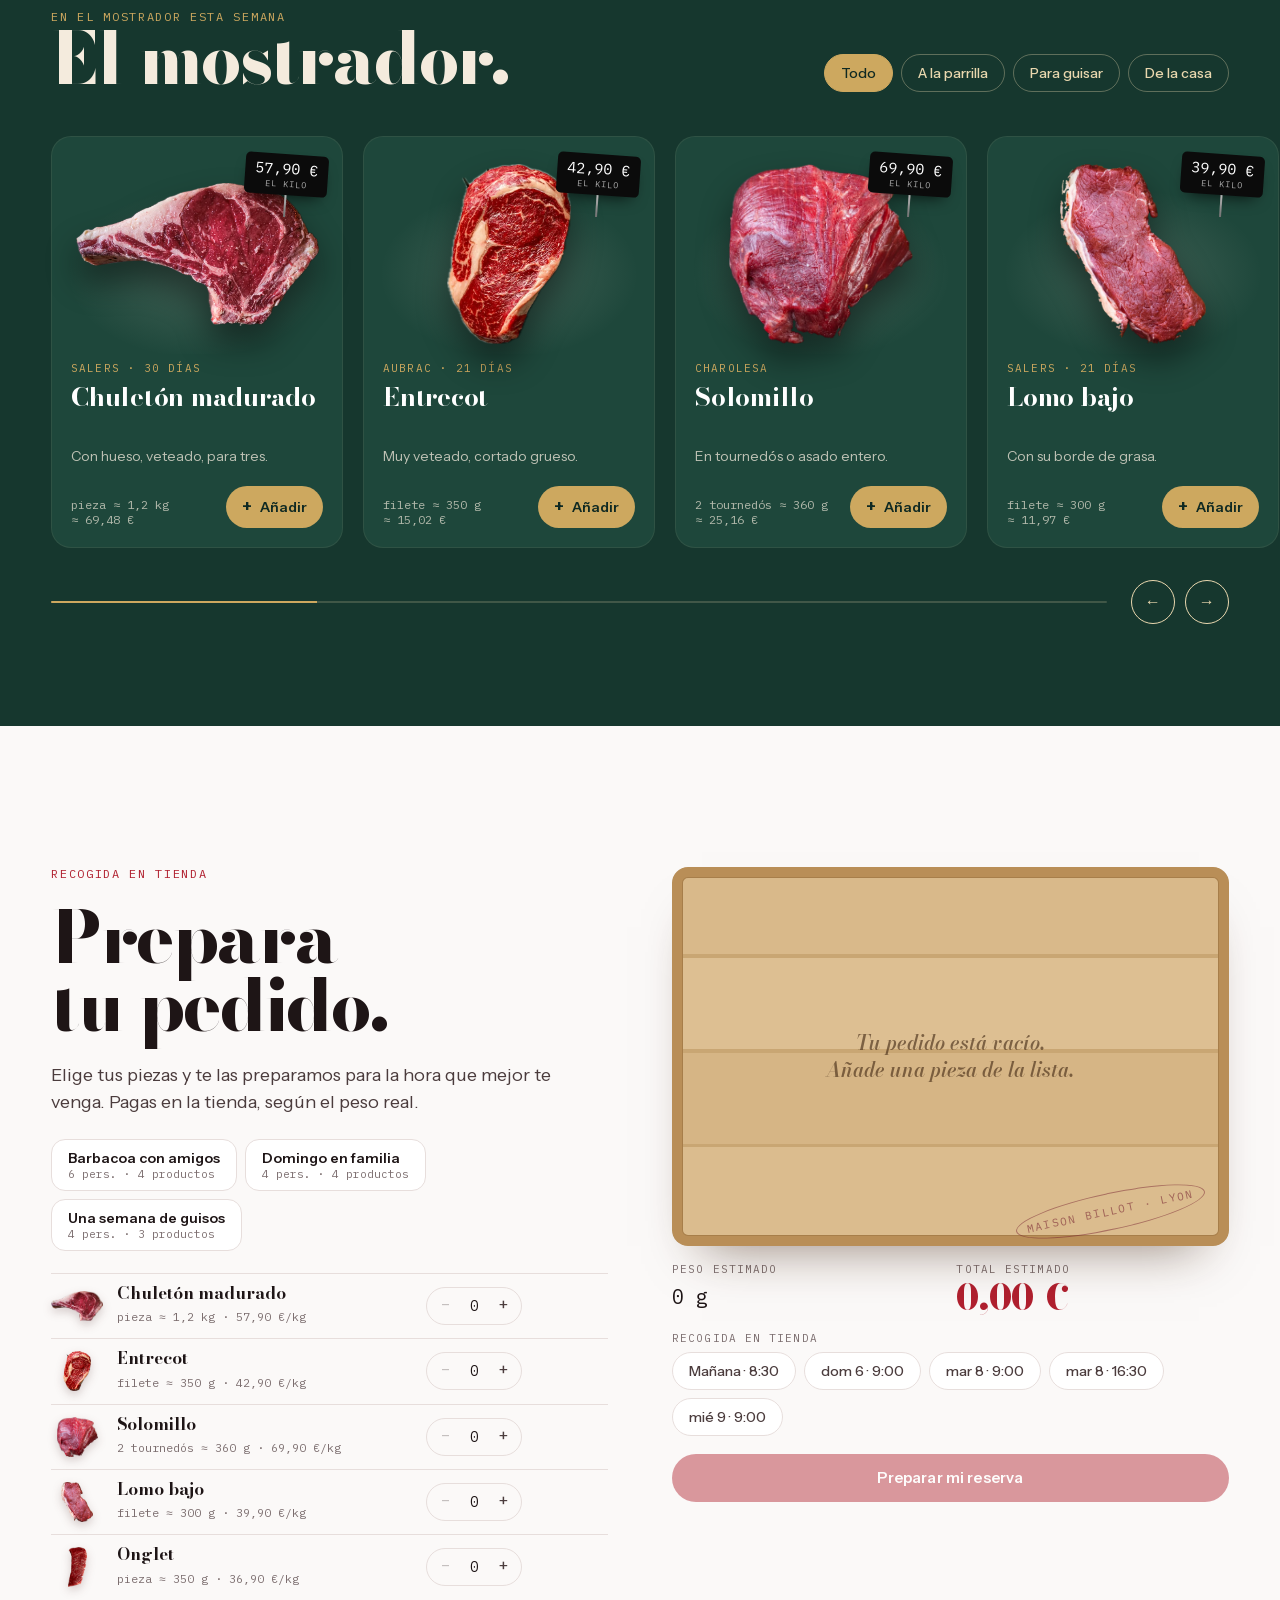
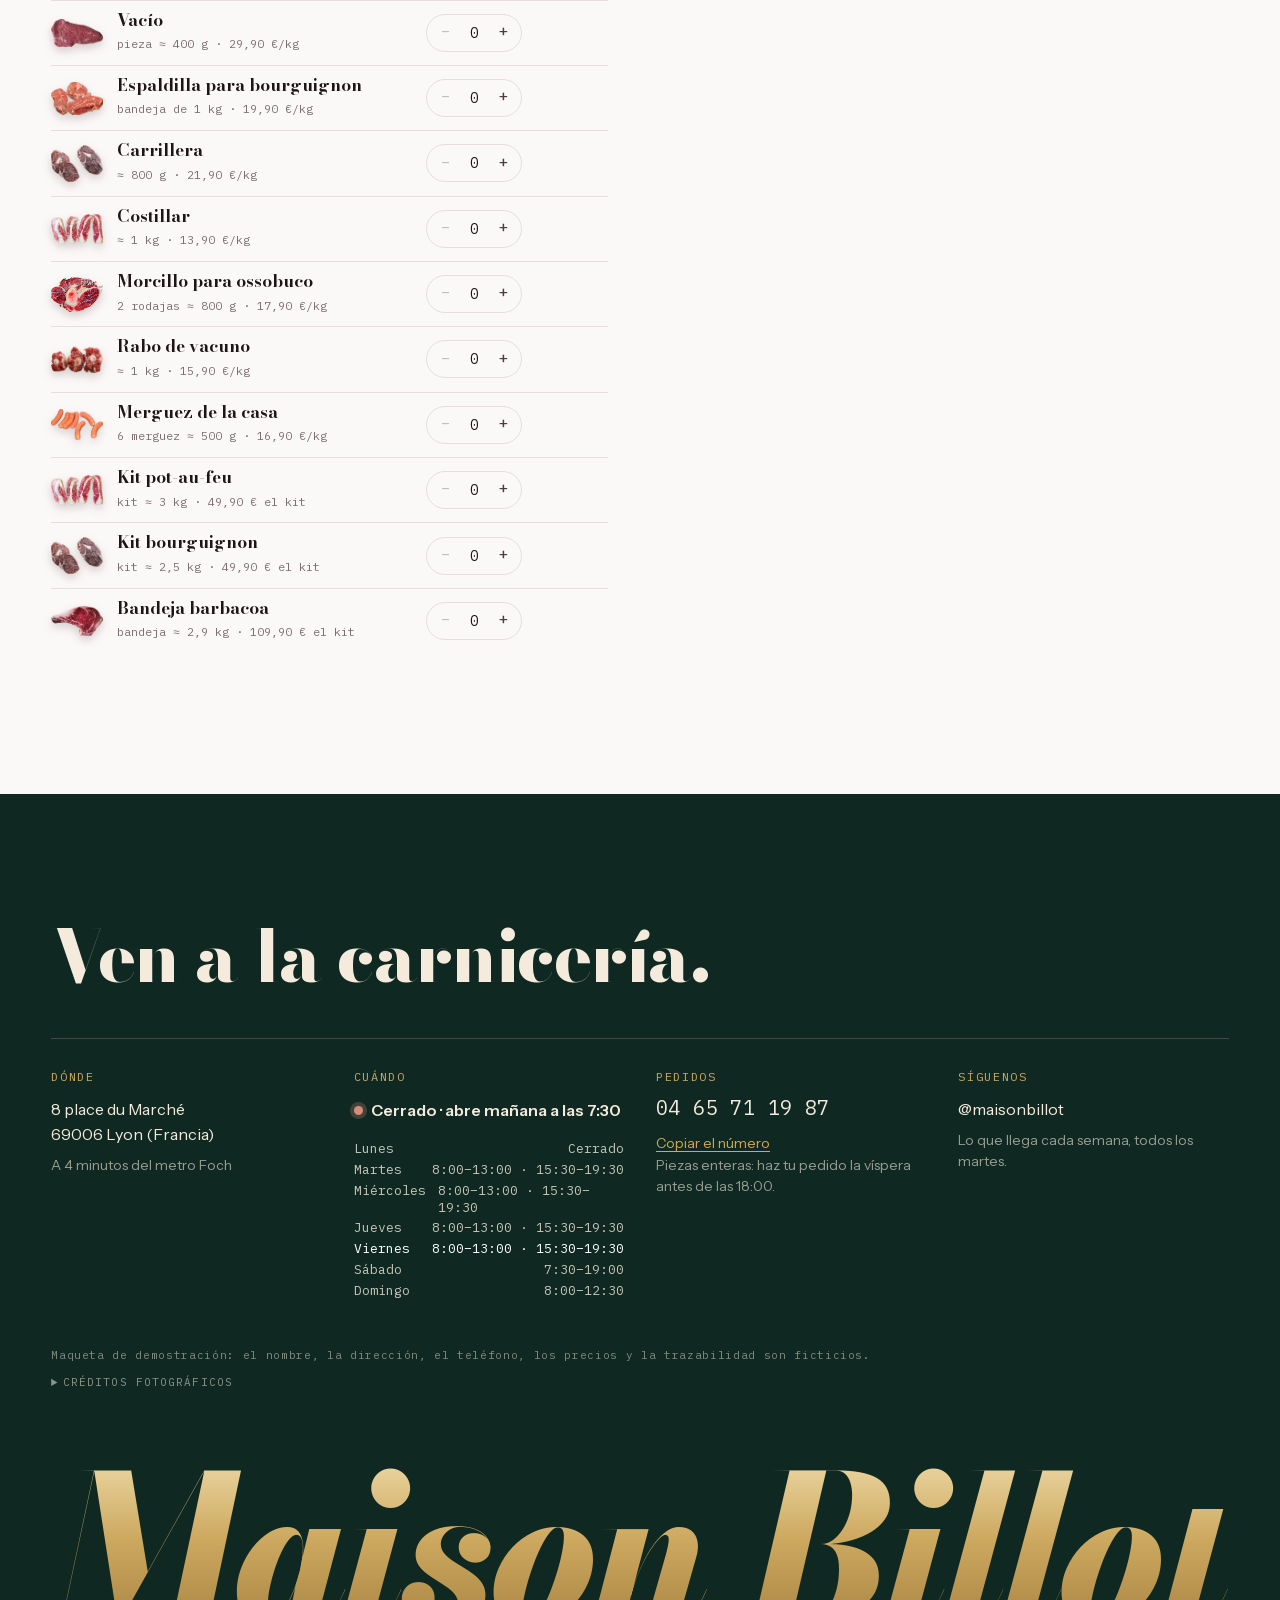
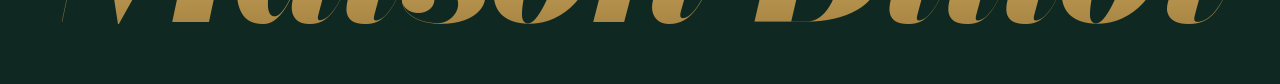
<file: es.html>
<!doctype html>
<html lang="es">
<head>
<meta charset="utf-8">
<meta name="viewport" content="width=device-width, initial-scale=1, viewport-fit=cover">
<meta http-equiv="Content-Security-Policy" content="default-src 'none'; script-src 'self'; style-src 'self' 'unsafe-inline'; img-src 'self' data:; font-src 'self'; media-src 'self'; connect-src 'none'; manifest-src 'self'; object-src 'none'; frame-src 'none'; worker-src 'none'; base-uri 'none'; form-action 'none'; upgrade-insecure-requests">
<meta name="referrer" content="same-origin">
<title>Maison Billot · Carnicería artesanal en Lyon</title>
<meta name="description" content="Maison Billot, carnicería artesanal en Lyon: el vacuno explicado pieza a pieza, merguez de la casa, maduración con hueso y recogida en tienda.">
<meta name="theme-color" content="#FBF9F8">
<link rel="canonical" href="https://hoshuko.github.io/maison-billot/es.html">
<link rel="alternate" hreflang="fr" href="https://hoshuko.github.io/maison-billot/">
<link rel="alternate" hreflang="en" href="https://hoshuko.github.io/maison-billot/en.html">
<link rel="alternate" hreflang="es" href="https://hoshuko.github.io/maison-billot/es.html">
<link rel="alternate" hreflang="x-default" href="https://hoshuko.github.io/maison-billot/">
<meta property="og:type" content="website">
<meta property="og:site_name" content="Maison Billot">
<meta property="og:title" content="Maison Billot · Carnicería artesanal en Lyon">
<meta property="og:description" content="Maison Billot, carnicería artesanal en Lyon: el vacuno explicado pieza a pieza, merguez de la casa, maduración con hueso y recogida en tienda.">
<meta property="og:url" content="https://hoshuko.github.io/maison-billot/es.html">
<meta property="og:image" content="https://hoshuko.github.io/maison-billot/assets/img/og-es.jpg">
<meta property="og:image:width" content="1200">
<meta property="og:image:height" content="630">
<meta property="og:locale" content="es_ES">
<meta name="twitter:card" content="summary_large_image">
<link rel="icon" href="assets/img/favicon.svg" type="image/svg+xml">
<link rel="preload" href="assets/fonts/bodoni-moda-normal-latin.woff2" as="font" type="font/woff2" crossorigin>
<link rel="preload" href="assets/fonts/instrument-sans-normal-latin.woff2" as="font" type="font/woff2" crossorigin>
<link rel="preload" href="assets/img/cow.webp" as="image">
<link rel="stylesheet" href="assets/css/style.css">
</head>
<body>
<header class="nav" id="nav">
  <a class="brand" href="#decoupe" aria-label="Maison Billot, volver arriba">
    <svg class="brand-mark" viewBox="0 0 64 44" aria-hidden="true"><ellipse cx="32" cy="22" rx="30" ry="20" fill="none" stroke="currentColor" stroke-width="2.2"/><ellipse cx="32" cy="22" rx="24.5" ry="15" fill="none" stroke="currentColor" stroke-width="1"/><text x="32" y="27.5" text-anchor="middle" font-family="'Bodoni Moda',serif" font-style="italic" font-weight="700" font-size="17" fill="currentColor">MB</text></svg>
    <span class="brand-name">Maison <em>Billot</em></span>
  </a>
  <nav class="nav-links" aria-label="Secciones">
    <a href="#guide">Los cortes</a>
    <a href="#maison">De la casa</a>
    <a href="#cave">Maduración</a>
    <a href="#vitrine">Mostrador</a>
    <a href="#infos">Visítanos</a>
  </nav>
  <nav class="lang-switch" aria-label="Idioma"><a href="./" hreflang="fr" lang="fr">FR</a><a href="en.html" hreflang="en" lang="en">EN</a><a href="es.html" hreflang="es" lang="es" aria-current="page">ES</a></nav>
  <a class="btn btn-red nav-cta magnetic" href="#colis"><span>Mi pedido</span><span class="count" id="nav-count">0</span></a>
</header>

<main>
  <!-- 1. Hero + anatomie au scroll -->
  <section class="anat" id="decoupe" aria-label="Anatomía de un buey">
    <div class="anat-pin">
      <div class="wordmark" aria-hidden="true">Billot</div>
      <div class="hero-copy">
        <p class="eyebrow">Carnicería artesanal · Lyon · desde 1987</p>
        <h1 class="hero-title">
          <span class="ln">Elegido.</span>
          <span class="ln">Madurado.</span>
          <span class="ln cutword" data-text="Cortado."><span class="half top">Cortado.</span><span class="half bot" aria-hidden="true">Cortado.</span></span>
        </h1>
        <p class="lede">Vacuno de razas Salers, Aubrac y charolesa, madurado con hueso en nuestra cámara y cortado delante de ti. Desliza hacia abajo: te enseñamos de dónde sale cada pieza.</p>
        <div class="ctas">
          <a class="btn btn-red magnetic" href="#guide" data-scroll="anat-end">Ver los cortes <span class="arr" aria-hidden="true">↓</span></a>
          <a class="btn btn-ghost magnetic" href="#colis">Preparar mi pedido</a>
        </div>
      </div>
      <div class="fiche" aria-label="Ficha de trazabilidad">
        <div class="fiche-top"><span>Trazabilidad</span><span>Lote 26-0917</span></div>
        <dl>
          <div><dt>Raza</dt><dd>Salers</dd></div>
          <div><dt>Categoría</dt><dd>Novilla</dd></div>
          <div><dt>Nacido, criado y sacrificado</dt><dd>Francia</dd></div>
          <div><dt>Maduración</dt><dd>30 días</dd></div>
        </dl>
        <svg class="barcode" viewBox="0 0 120 18" aria-hidden="true"></svg>
      </div>

      <div class="cow-wrap" id="cow-wrap">
        <img class="cow-img" src="assets/img/cow.webp" alt="Vaca de raza Salers, de perfil" width="1640" height="1067" draggable="false">
        <svg class="cow-map" id="cow-map" viewBox="0 0 1640 1067" aria-hidden="true"></svg>
      </div>
      <svg class="leaders" id="leaders" aria-hidden="true"></svg>
      <div class="pieces" id="pieces"></div>

      <div class="anat-head">
        <p class="eyebrow">El vacuno, pieza a pieza</p>
        <h2>Anatomía de un buey.</h2>
        <p class="anat-sub">23 piezas, del pescuezo al rabo. Pasa el cursor por encima y haz clic para ver la ficha.</p>
      </div>
      <p class="scroll-hint" aria-hidden="true"><span>Desliza</span><i></i></p>
      <div class="tip" id="cow-tip" role="status" aria-live="polite"></div>
    </div>
  </section>

  <!-- 2. Guide des morceaux -->
  <section class="guide" id="guide">
    <div class="wrap">
      <header class="sec-head">
        <p class="eyebrow">La guía de piezas</p>
        <h2>¿Qué vas a cocinar?</h2>
        <p class="sec-lede">Elige un plato: te enseñamos las piezas que mejor le van y dónde están en el animal.</p>
      </header>
      <div class="guide-grid">
        <div class="guide-map">
          <div class="map-cow" id="guide-cow">
            <img src="assets/img/cow.webp" alt="" width="1640" height="1067" draggable="false">
            <svg viewBox="0 0 1640 1067" aria-hidden="true"></svg>
          </div>
          <div class="legend-cats" aria-hidden="true">
            <span><i class="c1"></i>Cocción rápida</span><span><i class="c2"></i>Para guisar</span><span><i class="c3"></i>Para cocer</span>
          </div>
        </div>
        <div class="guide-side">
          <div class="search">
            <label class="sr-only" for="cut-search">Buscar una pieza</label>
            <input id="cut-search" type="search" autocomplete="off" placeholder="¿Un nombre que oíste en la carnicería? Entraña, carrillera…">
            <ul class="suggest" id="suggest" role="listbox" hidden></ul>
          </div>
          <div class="chips" id="usage-chips" role="group" aria-label="Filtrar por plato"></div>
          <p class="count-line" id="guide-count" aria-live="polite"></p>
          <ul class="cut-list" id="cut-list"></ul>
        </div>
      </div>
    </div>
  </section>

  <div class="marquee" aria-hidden="true"><div class="marquee-track"><span>Salers</span><i>✦</i><span>Aubrac</span><i>✦</i><span>Charolesa</span><i>✦</i><span>Limusina</span><i>✦</i><span>Rubia de Aquitania</span><i>✦</i><span>Madurado con hueso</span><i>✦</i><span>Nacido, criado y sacrificado en Francia</span><i>✦</i></div></div>

  <!-- 3. Préparations en vue éclatée -->
  <section class="prep" id="maison" aria-label="Nuestras elaboraciones, ingrediente a ingrediente">
    <div class="prep-pin">
      <div class="prep-copy">
        <p class="eyebrow">Hecho en casa, cada mañana</p>
        <h2 id="prep-title">Anatomía de una merguez.</h2>
        <p class="sec-lede" id="prep-lede"></p>
        <div class="chips prep-tabs" id="prep-tabs" role="tablist" aria-label="Elegir una elaboración"></div>
        <ul class="badges" id="prep-badges"></ul>
        <div class="prep-buy">
          <span class="tag-price" id="prep-price"></span>
          <button class="btn btn-red magnetic" type="button" id="prep-add" data-add="p-merguez">Añadir 6 merguez</button>
        </div>
      </div>
      <div class="prep-stage" id="prep-stage">
        <svg class="xp-lines" id="xp-lines" aria-hidden="true"></svg>
        <div class="xp" id="xp"></div>
      </div>
    </div>
  </section>

  <!-- 4. Maturation -->
  <section class="cave" id="cave">
    <div class="wrap cave-grid">
      <div class="cave-copy">
        <p class="eyebrow">La cámara de maduración</p>
        <h2>El tiempo, nuestra mejor herramienta.</h2>
        <p class="sec-lede">Nuestros chuletones reposan con hueso entre 1 y 2&nbsp;°C, al 80&nbsp;% de humedad, de tres a ocho semanas. Desliza para ver qué cambia cada semana.</p>
        <div class="age">
          <div class="age-top"><label for="age-range">Días de maduración</label><output id="age-out" for="age-range">Día 30</output></div>
          <input id="age-range" type="range" min="0" max="60" step="1" value="30">
          <div class="age-ticks" aria-hidden="true"><span style="left:0%">0</span><span style="left:35%">21</span><span style="left:50%">30</span><span style="left:75%">45</span><span style="left:100%">60</span></div>
        </div>
        <dl class="age-stats">
          <div><dt>Pérdida de agua</dt><dd id="st-loss">13 %</dd><span class="bar"><i id="bar-loss"></i></span></div>
          <div><dt>Terneza</dt><dd id="st-tender">+92 %</dd><span class="bar"><i id="bar-tender"></i></span></div>
          <div><dt>Intensidad del sabor</dt><dd id="st-taste">5 / 10</dd><span class="bar"><i id="bar-taste"></i></span></div>
          <div><dt>Precio orientativo</dt><dd id="st-price">57,90 €/kg</dd><span class="bar"><i id="bar-price"></i></span></div>
        </dl>
      </div>
      <figure class="cave-visual">
        <div class="cote" id="cote">
          <img src="assets/img/cotes.webp" alt="Chuletón crudo con hueso" draggable="false">
          <span class="crust" aria-hidden="true"></span>
        </div>
        <figcaption class="cave-note" id="age-note"></figcaption>
        <p class="cave-spec">Cámara: 1,5&nbsp;°C · 80&nbsp;% HR · ventilación continua</p>
      </figure>
    </div>
  </section>

  <!-- 5. Vitrine -->
  <section class="vitrine" id="vitrine">
    <div class="frise" aria-hidden="true"></div>
    <div class="wrap vit-head">
      <div>
        <p class="eyebrow">En el mostrador esta semana</p>
        <h2>El mostrador.</h2>
      </div>
      <div class="chips chips-dark" id="vit-chips" role="group" aria-label="Filtrar el mostrador"></div>
    </div>
    <div class="vit-track" id="vit-track" tabindex="0" aria-label="Productos del mostrador, desplazamiento horizontal"></div>
    <div class="wrap vit-foot">
      <div class="vit-progress"><i id="vit-bar"></i></div>
      <div class="vit-arrows">
        <button class="round" type="button" id="vit-prev" aria-label="Productos anteriores">←</button>
        <button class="round" type="button" id="vit-next" aria-label="Productos siguientes">→</button>
      </div>
    </div>
  </section>

  <!-- 6. Colis -->
  <section class="colis" id="colis">
    <div class="wrap colis-grid">
      <div class="colis-left">
        <p class="eyebrow">Recogida en tienda</p>
        <h2>Prepara tu pedido.</h2>
        <p class="sec-lede">Elige tus piezas y te las preparamos para la hora que mejor te venga. Pagas en la tienda, según el peso real.</p>
        <div class="presets" id="presets"></div>
        <ul class="colis-list" id="colis-list"></ul>
      </div>
      <div class="colis-right">
        <div class="crate" id="crate" aria-label="Contenido del pedido">
          <div class="crate-inner" id="crate-inner"></div>
          <p class="crate-empty" id="crate-empty">Tu pedido está vacío.<br>Añade una pieza de la lista.</p>
          <span class="crate-stamp" aria-hidden="true">Maison Billot · Lyon</span>
        </div>
        <div class="totals">
          <div><span>Peso estimado</span><b id="tot-weight">0 g</b></div>
          <div class="big"><span>Total estimado</span><b id="tot-price">0,00 €</b></div>
        </div>
        <div class="slots">
          <p class="slots-label">Recogida en tienda</p>
          <div class="slot-list" id="slot-list"></div>
        </div>
        <button class="btn btn-red btn-wide magnetic" type="button" id="colis-go" disabled>Preparar mi reserva</button>
        <div class="recap" id="recap" hidden>
          <p class="recap-title">Tu reserva está lista.</p>
          <p>Llámanos al <b class="sel">04 65 71 19 87</b> o copia el resumen para enviárnoslo por SMS. No se envía nada automáticamente.</p>
          <pre id="recap-text"></pre>
          <button class="btn btn-ghost" type="button" id="recap-copy">Copiar el resumen</button>
        </div>
      </div>
    </div>
  </section>
</main>

<!-- 7. Infos -->
<footer class="infos" id="infos">
  <div class="wrap">
    <h2>Ven a la carnicería.</h2>
    <div class="info-grid">
      <div><h3>Dónde</h3><p>8 place du Marché<br>69006 Lyon (Francia)</p><p class="dim">A 4 minutos del metro Foch</p></div>
      <div><h3>Cuándo</h3><p class="status" id="open-status"></p><ul class="hours" id="hours"></ul></div>
      <div><h3>Pedidos</h3><p><span class="sel phone">04 65 71 19 87</span></p><button class="link-btn" type="button" id="copy-phone">Copiar el número</button><p class="dim">Piezas enteras: haz tu pedido la víspera antes de las 18:00.</p></div>
      <div><h3>Síguenos</h3><p>@maisonbillot</p><p class="dim">Lo que llega cada semana, todos los martes.</p></div>
    </div>
    <p class="demo-note">Maqueta de demostración: el nombre, la dirección, el teléfono, los precios y la trazabilidad son ficticios.</p>
    <details class="credits">
      <summary>Créditos fotográficos</summary>
      <ul id="credits"></ul>
    </details>
  </div>
  <div class="facade" aria-hidden="true"><span id="facade">Maison Billot</span></div>
</footer>

<!-- Fiche morceau -->
<div class="scrim" id="scrim" hidden></div>
<aside class="drawer" id="drawer" role="dialog" aria-modal="true" aria-labelledby="d-name" hidden>
  <div class="d-bar">
    <button class="round" type="button" id="d-prev" aria-label="Pieza anterior">←</button>
    <button class="round" type="button" id="d-next" aria-label="Pieza siguiente">→</button>
    <button class="round" type="button" id="d-close" aria-label="Cerrar la ficha">✕</button>
  </div>
  <div class="d-body" id="d-body"></div>
</aside>
<div class="toast" id="toast" role="status" aria-live="polite"></div>

<script src="assets/js/data.es.js"></script>
<script src="assets/js/cowregions.js"></script>
<script src="assets/js/app.js"></script>
</body>
</html>
</file>
<file: assets/css/style.css>
/* Maison Billot · feuille de style */
/* latin-ext */
@font-face {
  font-family: 'Bodoni Moda';
  font-style: italic;
  font-weight: 400 900;
  font-display: swap;
  src: url(../fonts/bodoni-moda-italic-latin-ext.woff2) format('woff2');
  unicode-range: U+0100-02BA, U+02BD-02C5, U+02C7-02CC, U+02CE-02D7, U+02DD-02FF, U+0304, U+0308, U+0329, U+1D00-1DBF, U+1E00-1E9F, U+1EF2-1EFF, U+2020, U+20A0-20AB, U+20AD-20C0, U+2113, U+2C60-2C7F, U+A720-A7FF;
}
/* latin */
@font-face {
  font-family: 'Bodoni Moda';
  font-style: italic;
  font-weight: 400 900;
  font-display: swap;
  src: url(../fonts/bodoni-moda-italic-latin.woff2) format('woff2');
  unicode-range: U+0000-00FF, U+0131, U+0152-0153, U+02BB-02BC, U+02C6, U+02DA, U+02DC, U+0304, U+0308, U+0329, U+2000-206F, U+20AC, U+2122, U+2191, U+2193, U+2212, U+2215, U+FEFF, U+FFFD;
}
/* latin-ext */
@font-face {
  font-family: 'Bodoni Moda';
  font-style: normal;
  font-weight: 400 900;
  font-display: swap;
  src: url(../fonts/bodoni-moda-normal-latin-ext.woff2) format('woff2');
  unicode-range: U+0100-02BA, U+02BD-02C5, U+02C7-02CC, U+02CE-02D7, U+02DD-02FF, U+0304, U+0308, U+0329, U+1D00-1DBF, U+1E00-1E9F, U+1EF2-1EFF, U+2020, U+20A0-20AB, U+20AD-20C0, U+2113, U+2C60-2C7F, U+A720-A7FF;
}
/* latin */
@font-face {
  font-family: 'Bodoni Moda';
  font-style: normal;
  font-weight: 400 900;
  font-display: swap;
  src: url(../fonts/bodoni-moda-normal-latin.woff2) format('woff2');
  unicode-range: U+0000-00FF, U+0131, U+0152-0153, U+02BB-02BC, U+02C6, U+02DA, U+02DC, U+0304, U+0308, U+0329, U+2000-206F, U+20AC, U+2122, U+2191, U+2193, U+2212, U+2215, U+FEFF, U+FFFD;
}
/* latin-ext */
@font-face {
  font-family: 'IBM Plex Mono';
  font-style: normal;
  font-weight: 400;
  font-display: swap;
  src: url(../fonts/ibm-plex-mono-normal-latin-ext.woff2) format('woff2');
  unicode-range: U+0100-02BA, U+02BD-02C5, U+02C7-02CC, U+02CE-02D7, U+02DD-02FF, U+0304, U+0308, U+0329, U+1D00-1DBF, U+1E00-1E9F, U+1EF2-1EFF, U+2020, U+20A0-20AB, U+20AD-20C0, U+2113, U+2C60-2C7F, U+A720-A7FF;
}
/* latin */
@font-face {
  font-family: 'IBM Plex Mono';
  font-style: normal;
  font-weight: 400;
  font-display: swap;
  src: url(../fonts/ibm-plex-mono-normal-latin.woff2) format('woff2');
  unicode-range: U+0000-00FF, U+0131, U+0152-0153, U+02BB-02BC, U+02C6, U+02DA, U+02DC, U+0304, U+0308, U+0329, U+2000-206F, U+20AC, U+2122, U+2191, U+2193, U+2212, U+2215, U+FEFF, U+FFFD;
}
/* latin-ext */
@font-face {
  font-family: 'IBM Plex Mono';
  font-style: normal;
  font-weight: 500;
  font-display: swap;
  src: url(../fonts/ibm-plex-mono-normal-latin-ext.woff2) format('woff2');
  unicode-range: U+0100-02BA, U+02BD-02C5, U+02C7-02CC, U+02CE-02D7, U+02DD-02FF, U+0304, U+0308, U+0329, U+1D00-1DBF, U+1E00-1E9F, U+1EF2-1EFF, U+2020, U+20A0-20AB, U+20AD-20C0, U+2113, U+2C60-2C7F, U+A720-A7FF;
}
/* latin */
@font-face {
  font-family: 'IBM Plex Mono';
  font-style: normal;
  font-weight: 500;
  font-display: swap;
  src: url(../fonts/ibm-plex-mono-normal-latin.woff2) format('woff2');
  unicode-range: U+0000-00FF, U+0131, U+0152-0153, U+02BB-02BC, U+02C6, U+02DA, U+02DC, U+0304, U+0308, U+0329, U+2000-206F, U+20AC, U+2122, U+2191, U+2193, U+2212, U+2215, U+FEFF, U+FFFD;
}
/* latin-ext */
@font-face {
  font-family: 'IBM Plex Mono';
  font-style: normal;
  font-weight: 600;
  font-display: swap;
  src: url(../fonts/ibm-plex-mono-normal-latin-ext.woff2) format('woff2');
  unicode-range: U+0100-02BA, U+02BD-02C5, U+02C7-02CC, U+02CE-02D7, U+02DD-02FF, U+0304, U+0308, U+0329, U+1D00-1DBF, U+1E00-1E9F, U+1EF2-1EFF, U+2020, U+20A0-20AB, U+20AD-20C0, U+2113, U+2C60-2C7F, U+A720-A7FF;
}
/* latin */
@font-face {
  font-family: 'IBM Plex Mono';
  font-style: normal;
  font-weight: 600;
  font-display: swap;
  src: url(../fonts/ibm-plex-mono-normal-latin.woff2) format('woff2');
  unicode-range: U+0000-00FF, U+0131, U+0152-0153, U+02BB-02BC, U+02C6, U+02DA, U+02DC, U+0304, U+0308, U+0329, U+2000-206F, U+20AC, U+2122, U+2191, U+2193, U+2212, U+2215, U+FEFF, U+FFFD;
}
/* latin-ext */
@font-face {
  font-family: 'Instrument Sans';
  font-style: normal;
  font-weight: 400 700;
  font-stretch: 100%;
  font-display: swap;
  src: url(../fonts/instrument-sans-normal-latin-ext.woff2) format('woff2');
  unicode-range: U+0100-02BA, U+02BD-02C5, U+02C7-02CC, U+02CE-02D7, U+02DD-02FF, U+0304, U+0308, U+0329, U+1D00-1DBF, U+1E00-1E9F, U+1EF2-1EFF, U+2020, U+20A0-20AB, U+20AD-20C0, U+2113, U+2C60-2C7F, U+A720-A7FF;
}
/* latin */
@font-face {
  font-family: 'Instrument Sans';
  font-style: normal;
  font-weight: 400 700;
  font-stretch: 100%;
  font-display: swap;
  src: url(../fonts/instrument-sans-normal-latin.woff2) format('woff2');
  unicode-range: U+0000-00FF, U+0131, U+0152-0153, U+02BB-02BC, U+02C6, U+02DA, U+02DC, U+0304, U+0308, U+0329, U+2000-206F, U+20AC, U+2122, U+2191, U+2193, U+2212, U+2215, U+FEFF, U+FFFD;
}
/* Maison Billot : carrelage blanc, rouge boucherie, devanture vert bouteille et dorure */
:root {
  color-scheme: light;
  --tile: #FBF9F8;
  --tile-2: #F4EFEE;
  --ink: #1E1516;
  --ink-2: #4B3C3D;
  --muted: #7C6E6F;
  --rule: #E7DEDC;
  --rouge: #B01F2E;
  --rouge-deep: #7A1421;
  --rose: #F3E4E2;
  --vert: #16372E;
  --vert-2: #1E473B;
  --vert-3: #0F2922;
  --or: #CDA85F;
  --or-pale: #E9D7AE;
  --creme: #F4EBDD;
  --c1: #C4263A;
  --c2: #6E1428;
  --c3: #E0928A;
  --display: 'Bodoni Moda', 'Didot', 'Bodoni 72', Georgia, serif;
  --sans: 'Instrument Sans', 'Helvetica Neue', Arial, sans-serif;
  --mono: 'IBM Plex Mono', ui-monospace, 'SF Mono', Menlo, monospace;
  --gut: clamp(16px, 4vw, 56px);
  --nav-h: 64px;
  --ease: cubic-bezier(.2, .7, .1, 1);
}
* { box-sizing: border-box; }
html { scroll-behavior: smooth; }
body {
  margin: 0; background: var(--tile); color: var(--ink);
  font: 400 16px/1.55 var(--sans); -webkit-font-smoothing: antialiased; text-rendering: optimizeLegibility;
  overflow-x: hidden;
}
img { max-width: 100%; }
h1, h2, h3 { margin: 0; text-wrap: balance; }
p { margin: 0; }
button { font: inherit; color: inherit; }
a { color: inherit; }
[hidden] { display: none !important; }
.sr-only { position: absolute; width: 1px; height: 1px; overflow: hidden; clip: rect(0 0 0 0); white-space: nowrap; }
:focus-visible { outline: 2px solid var(--rouge); outline-offset: 3px; border-radius: 6px; }
.wrap { max-width: 1320px; margin: 0 auto; padding-inline: var(--gut); }
.eyebrow { font: 500 12px/1.2 var(--mono); letter-spacing: .14em; text-transform: uppercase; color: var(--rouge); }
.sec-head { display: grid; gap: 14px; max-width: 720px; }
.sec-head h2, .prep-copy h2, .cave-copy h2, .colis-left h2, .vit-head h2, .infos h2 {
  font: 800 clamp(40px, 5.6vw, 84px)/.95 var(--display); letter-spacing: -.02em; font-variation-settings: 'opsz' 96;
}
.sec-lede { font-size: 18px; color: var(--ink-2); max-width: 46ch; }
.dim { color: var(--muted); font-size: 14px; }
.sel { user-select: all; }

/* Boutons */
.btn {
  --mx: 0px; --my: 0px;
  display: inline-flex; align-items: center; gap: 10px; min-height: 48px; padding: 0 24px;
  border-radius: 999px; border: 1.5px solid transparent; text-decoration: none; cursor: pointer;
  font: 600 15px/1 var(--sans); letter-spacing: .01em; white-space: nowrap;
  transform: translate(var(--mx), var(--my)); transition: transform .35s var(--ease), background .2s, color .2s, border-color .2s, box-shadow .3s;
}
.btn-red { background: var(--rouge); color: #fff; box-shadow: 0 10px 24px -12px rgba(176, 31, 46, .7); }
.btn-red:hover { background: var(--rouge-deep); }
.btn-ghost { border-color: var(--ink); color: var(--ink); background: transparent; }
.btn-ghost:hover { background: var(--ink); color: var(--tile); }
.btn[disabled] { opacity: .45; cursor: not-allowed; box-shadow: none; }
.btn .arr { display: inline-block; transition: transform .3s var(--ease); }
.btn:hover .arr { transform: translateY(3px); }
.btn-wide { width: 100%; justify-content: center; }
.round {
  width: 44px; height: 44px; border-radius: 50%; border: 1.5px solid currentColor; background: transparent;
  display: inline-grid; place-items: center; cursor: pointer; font-size: 16px; transition: background .2s, color .2s, transform .2s;
}
.round:hover { background: var(--ink); color: var(--tile); }
.link-btn { background: none; border: 0; padding: 0; color: var(--or); text-decoration: underline; text-underline-offset: 3px; cursor: pointer; font-size: 14px; }

/* Chips */
.chips { display: flex; flex-wrap: wrap; gap: 8px; }
.chip {
  display: inline-flex; align-items: center; gap: 8px; min-height: 38px; padding: 0 16px; border-radius: 999px;
  border: 1.5px solid var(--rule); background: #fff; cursor: pointer; font: 500 14px/1 var(--sans); color: var(--ink-2);
  transition: border-color .2s, background .2s, color .2s, transform .2s;
}
.chip:hover { border-color: var(--ink); color: var(--ink); }
.chip[aria-pressed="true"] { background: var(--ink); border-color: var(--ink); color: var(--tile); }
.chip .n { font: 500 11px/1 var(--mono); opacity: .7; }
.chips-dark .chip { background: transparent; border-color: rgba(233, 215, 174, .35); color: var(--or-pale); }
.chips-dark .chip:hover { border-color: var(--or); color: #fff; }
.chips-dark .chip[aria-pressed="true"] { background: var(--or); border-color: var(--or); color: var(--vert-3); }

/* Navigation */
.nav {
  position: fixed; top: 0; left: 0; right: 0; z-index: 50; height: calc(var(--nav-h) + env(safe-area-inset-top, 0px));
  padding: env(safe-area-inset-top, 0px) var(--gut) 0; display: flex; align-items: center; gap: 24px;
  background: rgba(251, 249, 248, .78); backdrop-filter: blur(14px) saturate(1.4); -webkit-backdrop-filter: blur(14px) saturate(1.4);
  border-bottom: 1px solid transparent; transition: border-color .3s, background .3s;
}
.nav.scrolled { border-bottom-color: var(--rule); }
.brand { display: inline-flex; align-items: center; gap: 10px; text-decoration: none; color: var(--rouge); }
.brand-mark { width: 44px; height: 30px; }
.brand-name { font: 700 22px/1 var(--display); color: var(--ink); letter-spacing: -.01em; }
.brand-name em { font-style: italic; color: var(--rouge); }
.nav-links { display: flex; gap: 26px; margin-left: auto; }
.nav-links a { text-decoration: none; font: 500 14px/1 var(--sans); color: var(--ink-2); position: relative; padding: 6px 0; }
.nav-links a::after { content: ''; position: absolute; left: 0; right: 0; bottom: 0; height: 1.5px; background: var(--rouge); transform: scaleX(0); transform-origin: left; transition: transform .35s var(--ease); }
.nav-links a:hover { color: var(--ink); }
.nav-links a:hover::after { transform: scaleX(1); }
.nav-cta { min-height: 42px; padding: 0 8px 0 18px; }
.lang-switch { display: flex; gap: 2px; font: 500 12px/1 var(--mono); letter-spacing: .06em; }
.lang-switch a { color: var(--muted); text-decoration: none; padding: 8px 6px; border-radius: 6px; transition: color .2s, background .2s; }
.lang-switch a:hover { color: var(--ink); background: var(--tile-2); }
.lang-switch a[aria-current="page"] { color: var(--rouge); font-weight: 600; }
.nav-cta .count { min-width: 26px; height: 26px; padding: 0 7px; border-radius: 999px; background: #fff; color: var(--rouge); display: inline-grid; place-items: center; font: 600 12px/1 var(--mono); }
.nav-cta .count.bump { animation: bump .5s var(--ease); }
@keyframes bump { 30% { transform: scale(1.35); } }

/* ---------- 1. Hero + anatomie ---------- */
.anat { position: relative; height: 380vh; }
.anat-pin { position: sticky; top: 0; height: 100vh; height: 100svh; overflow: hidden; }
.anat-pin::before {
  content: ''; position: absolute; inset: 0; pointer-events: none;
  background-image: linear-gradient(var(--tile-2) 1px, transparent 1px), linear-gradient(90deg, var(--tile-2) 1px, transparent 1px);
  background-size: 72px 72px; background-position: -1px -1px;
  -webkit-mask-image: radial-gradient(ellipse 80% 70% at 60% 45%, #000 20%, transparent 75%); mask-image: radial-gradient(ellipse 80% 70% at 60% 45%, #000 20%, transparent 75%);
  opacity: .9;
}
.wordmark {
  position: absolute; left: 50%; bottom: -.16em; transform: translateX(-50%); white-space: nowrap; pointer-events: none;
  font: italic 800 min(36vw, 62vh)/.8 var(--display); letter-spacing: -.03em; color: var(--rose); user-select: none;
}
.hero-copy {
  position: absolute; z-index: 3; left: var(--gut); top: calc(var(--nav-h) + clamp(16px, 4vh, 60px));
  width: min(540px, 44vw); display: grid; gap: clamp(14px, 1.8vh, 22px); will-change: transform, opacity;
}
.hero-title { font: 800 clamp(58px, 8.6vw, 136px)/.9 var(--display); letter-spacing: -.025em; font-variation-settings: 'opsz' 96; display: grid; }
.hero-title .ln { display: block; }
.cutword { position: relative; display: inline-block; width: max-content; color: var(--rouge); font-style: italic; }
.cutword .half { display: block; transition: transform .7s var(--ease); }
.cutword .top { clip-path: polygon(-5% -10%, 105% -10%, 105% 45%, -5% 63%); }
.cutword .bot { position: absolute; inset: 0; clip-path: polygon(-5% 63%, 105% 45%, 105% 110%, -5% 110%); animation: slice 1.1s .5s var(--ease) both; }
.cutword::after {
  content: ''; position: absolute; left: -6%; right: -6%; top: 53%; height: 2px; background: var(--ink);
  transform: rotate(-3.2deg) scaleX(0); transform-origin: left center; animation: knife 1s .15s var(--ease) both;
}
.cutword.done::after { display: none; }
.cutword:hover .bot { transform: translate(9px, 6px) rotate(.8deg); }
@keyframes slice { from { transform: translate(0, 0); } to { transform: translate(5px, 3px) rotate(.4deg); } }
@keyframes knife { 0% { transform: rotate(-3.2deg) scaleX(0); opacity: 1; } 55% { transform: rotate(-3.2deg) scaleX(1); opacity: 1; } 100% { transform: rotate(-3.2deg) scaleX(1); opacity: 0; } }
.lede { font-size: clamp(16px, 1.35vw, 19px); color: var(--ink-2); max-width: 40ch; }
.ctas { display: flex; flex-wrap: wrap; gap: 12px; }

.fiche {
  position: absolute; z-index: 3; left: var(--gut); bottom: clamp(20px, 5vh, 44px); width: 250px;
  background: #fff; border-radius: 6px; box-shadow: 0 1px 0 var(--rule), 0 18px 40px -24px rgba(30, 21, 22, .35);
  font: 400 11px/1.35 var(--mono); color: var(--ink); overflow: hidden; transform: rotate(-1.5deg); will-change: transform, opacity;
}
.fiche-top { display: flex; justify-content: space-between; padding: 7px 12px; background: var(--rouge); color: #fff; letter-spacing: .1em; text-transform: uppercase; font-size: 10px; }
.fiche dl { margin: 0; padding: 8px 12px 2px; display: grid; gap: 3px; }
.fiche dl div { display: flex; justify-content: space-between; gap: 12px; border-bottom: 1px dotted var(--rule); padding-bottom: 3px; }
.fiche dt { color: var(--muted); }
.fiche dd { margin: 0; font-weight: 600; }
.barcode { display: block; width: calc(100% - 24px); height: 18px; margin: 6px 12px 10px; }

.cow-wrap { position: absolute; right: 3vw; top: 18vh; width: min(58vw, 1000px); transform-origin: 0 0; z-index: 2; }
.cow-wrap.js { right: auto; left: 0; top: 0; width: 1000px; height: 650.6px; will-change: transform; }
.cow-shadow { position: absolute; z-index: -1; left: 18%; width: 72%; top: 84%; height: 10%; border-radius: 50%; background: radial-gradient(closest-side, rgba(45, 18, 12, .30), rgba(45, 18, 12, 0)); pointer-events: none; }
.cow-img {
  display: block; width: 100%; height: auto; user-select: none; -webkit-user-drag: none;
  filter: saturate(var(--sat, 1)) brightness(var(--bri, 1)) drop-shadow(0 34px 28px rgba(60, 20, 20, .16));
  -webkit-mask-image: linear-gradient(to bottom, #000 76%, transparent 96%); mask-image: linear-gradient(to bottom, #000 76%, transparent 96%);
}
.cow-map, .map-cow svg, .mini-cow svg {
  position: absolute; inset: 0; width: 100%; height: 100%; pointer-events: none; overflow: visible;
  -webkit-mask-image: url(../img/cow.webp); mask-image: url(../img/cow.webp);
  -webkit-mask-size: 100% 100%; mask-size: 100% 100%; -webkit-mask-repeat: no-repeat; mask-repeat: no-repeat;
}
.reg { fill: var(--rc, var(--c1)); fill-opacity: var(--fo, 0); stroke: #fff; stroke-width: 3; stroke-opacity: var(--so, 0); stroke-dasharray: 10 7; transition: fill-opacity .25s, stroke-opacity .25s; }
.reg.hot { fill-opacity: .72 !important; stroke-opacity: 1 !important; stroke-dasharray: none; stroke-width: 5; }
.reg-num { font: 600 30px/1 var(--mono); fill: #fff; paint-order: stroke; stroke: rgba(30, 21, 22, .55); stroke-width: 6px; text-anchor: middle; dominant-baseline: central; opacity: var(--no, 0); }
.leaders { position: absolute; inset: 0; width: 100%; height: 100%; pointer-events: none; z-index: 3; overflow: visible; }
.leaders line { stroke: var(--ink); stroke-width: 1; stroke-opacity: .32; }
.leaders line.hot { stroke: var(--rouge); stroke-opacity: .9; stroke-width: 1.5; }
.leaders circle { fill: var(--ink); }
.leaders circle.hot { fill: var(--rouge); }
.pieces { position: absolute; inset: 0; z-index: 4; pointer-events: none; }
.piece {
  position: absolute; left: 0; top: 0; width: var(--pw, 120px); padding: 0; border: 0; background: none; cursor: pointer;
  pointer-events: none; opacity: 0; will-change: transform, opacity; text-align: center; color: var(--ink);
}
.piece.live { pointer-events: auto; }
.piece-img { display: block; position: relative; aspect-ratio: 4 / 3; transition: transform .35s var(--ease); }
.piece-img img { position: absolute; inset: 0; width: 100%; height: 100%; object-fit: contain; filter: drop-shadow(0 10px 12px rgba(60, 20, 20, .22)); }
.piece-lbl { display: block; margin-top: 2px; font: 600 12.5px/1.15 var(--sans); text-wrap: balance; }
.piece-lbl em { font: 500 10px/1 var(--mono); font-style: normal; color: var(--rouge); margin-right: 4px; }
.piece:hover .piece-img, .piece.hot .piece-img, .piece:focus-visible .piece-img { transform: translateY(-5px) scale(1.08); }
.piece:hover .piece-lbl, .piece.hot .piece-lbl { color: var(--rouge); }
.anat-head { position: absolute; z-index: 3; left: var(--gut); top: calc(var(--nav-h) + 20px); width: min(360px, 30vw); display: grid; gap: 8px; opacity: 0; pointer-events: none; }
.anat-head h2 { font: 800 clamp(30px, 3.6vw, 52px)/1 var(--display); letter-spacing: -.02em; }
.anat-sub { color: var(--ink-2); font-size: 15px; }
.scroll-hint { position: absolute; z-index: 3; left: 50%; bottom: 18px; transform: translateX(-50%); display: grid; justify-items: center; gap: 8px; font: 500 11px/1 var(--mono); letter-spacing: .14em; text-transform: uppercase; color: var(--muted); }
.scroll-hint i { width: 1.5px; height: 34px; background: linear-gradient(var(--rouge) 50%, transparent 50%); background-size: 100% 200%; animation: drip 1.6s ease-in-out infinite; }
@keyframes drip { from { background-position: 0 100%; } to { background-position: 0 -100%; } }
.tip {
  position: absolute; z-index: 6; left: 0; top: 0; pointer-events: none; padding: 7px 12px; border-radius: 999px;
  background: var(--ink); color: #fff; font: 600 13px/1 var(--sans); white-space: nowrap; opacity: 0; transition: opacity .15s;
}
.tip em { font: 500 11px/1 var(--mono); font-style: normal; color: #F6B9BF; margin-right: 6px; }
.tip.on { opacity: 1; }

/* ---------- 2. Guide ---------- */
.guide { padding-block: clamp(80px, 12vw, 150px) clamp(60px, 8vw, 110px); position: relative; }
.guide-grid { display: grid; grid-template-columns: minmax(0, 1.3fr) minmax(0, 1fr); gap: clamp(28px, 4vw, 64px); margin-top: 48px; align-items: start; }
.guide-map { position: sticky; top: calc(var(--nav-h) + 24px); display: grid; gap: 16px; }
.map-cow { position: relative; width: 100%; aspect-ratio: 1640 / 1067; cursor: crosshair; }
.map-cow img, .mini-cow img {
  position: absolute; inset: 0; width: 100%; height: 100%; user-select: none; -webkit-user-drag: none;
  filter: grayscale(.92) brightness(1.18) contrast(.92);
  -webkit-mask-image: linear-gradient(to bottom, #000 76%, transparent 96%); mask-image: linear-gradient(to bottom, #000 76%, transparent 96%);
}
.legend-cats { display: flex; flex-wrap: wrap; gap: 18px; font: 500 12px/1 var(--mono); color: var(--ink-2); }
.legend-cats span { display: inline-flex; align-items: center; gap: 7px; }
.legend-cats i { width: 12px; height: 12px; border-radius: 3px; }
.c1 { background: var(--c1); } .c2 { background: var(--c2); } .c3 { background: var(--c3); }
.guide-side { display: grid; gap: 18px; }
.search { position: relative; }
.search input {
  width: 100%; height: 54px; padding: 0 20px 0 48px; border-radius: 14px; border: 1.5px solid var(--rule); background: #fff;
  font: 500 16px/1 var(--sans); color: var(--ink); transition: border-color .2s, box-shadow .2s;
  background-image: url("data:image/svg+xml,%3Csvg xmlns='http://www.w3.org/2000/svg' viewBox='0 0 24 24' fill='none' stroke='%237C6E6F' stroke-width='2'%3E%3Ccircle cx='11' cy='11' r='7'/%3E%3Cpath d='m20 20-4-4'/%3E%3C/svg%3E");
  background-repeat: no-repeat; background-size: 20px; background-position: 16px center;
}
.search input:focus { outline: none; border-color: var(--ink); box-shadow: 0 0 0 4px rgba(176, 31, 46, .08); }
.suggest { position: absolute; z-index: 10; left: 0; right: 0; top: calc(100% + 6px); margin: 0; padding: 6px; list-style: none; background: #fff; border-radius: 14px; box-shadow: 0 20px 50px -20px rgba(30, 21, 22, .35); border: 1px solid var(--rule); }
.suggest li { display: flex; align-items: center; gap: 12px; padding: 8px 10px; border-radius: 10px; cursor: pointer; }
.suggest li[aria-selected="true"], .suggest li:hover { background: var(--tile-2); }
.suggest img { width: 44px; height: 33px; object-fit: contain; flex: none; }
.suggest b { font-weight: 600; }
.suggest small { color: var(--muted); display: block; font-size: 12px; }
.count-line { font: 500 12px/1 var(--mono); color: var(--muted); letter-spacing: .06em; text-transform: uppercase; }
.cut-list { list-style: none; margin: 0; padding: 0; display: grid; }
.cut-row {
  width: 100%; display: grid; grid-template-columns: 72px minmax(0, 1fr) auto; align-items: center; gap: 16px; padding: 10px 8px;
  border: 0; border-top: 1px solid var(--rule); background: none; text-align: left; cursor: pointer; border-radius: 12px;
  transition: background .2s, transform .3s var(--ease), opacity .3s;
}
.cut-list li:first-child .cut-row { border-top-color: transparent; }
.cut-row:hover, .cut-row.hot { background: #fff; transform: translateX(4px); box-shadow: 0 10px 30px -20px rgba(30, 21, 22, .4); }
.cut-row .th { width: 72px; height: 54px; position: relative; display: block; }
.cut-row .th img { position: absolute; inset: 0; width: 100%; height: 100%; object-fit: contain; filter: drop-shadow(0 5px 6px rgba(60, 20, 20, .2)); transition: transform .35s var(--ease); }
.cut-row:hover .th img { transform: scale(1.1) rotate(-3deg); }
.cut-row .nm { display: grid; gap: 3px; min-width: 0; }
.cut-row .nm b { font: 700 19px/1.1 var(--display); }
.cut-row .nm b em { font: 500 11px/1 var(--mono); font-style: normal; color: var(--rouge); margin-right: 6px; vertical-align: 2px; }
.cut-row .nm span { font-size: 13px; color: var(--muted); white-space: nowrap; overflow: hidden; text-overflow: ellipsis; }
.cut-row .pr { text-align: right; display: grid; gap: 4px; justify-items: end; }
.cut-row .pr b { font: 600 14px/1 var(--mono); font-variant-numeric: tabular-nums; }
.cat-pill { display: inline-flex; align-items: center; gap: 6px; font: 500 11px/1 var(--mono); color: var(--ink-2); white-space: nowrap; }
.cat-pill i { width: 8px; height: 8px; border-radius: 50%; }

/* Bandeau défilant */
.marquee { overflow: hidden; border-block: 1px solid var(--rule); padding-block: 20px; background: #fff; }
.marquee-track { display: flex; align-items: center; gap: 28px; width: max-content; animation: marquee 38s linear infinite; }
.marquee span { font: italic 700 clamp(26px, 3.4vw, 46px)/1 var(--display); white-space: nowrap; }
.marquee i { color: var(--rouge); font-style: normal; font-size: 20px; }
@keyframes marquee { to { transform: translateX(-50%); } }

/* ---------- 3. Préparations en vue éclatée ---------- */
.prep { position: relative; height: 300vh; }
.prep-pin {
  position: sticky; top: 0; height: 100vh; height: 100svh; overflow: hidden; display: grid;
  grid-template-columns: minmax(0, 0.9fr) minmax(0, 1.5fr); padding: calc(var(--nav-h) + 20px) var(--gut) 20px; gap: 32px;
}
.prep-copy { display: grid; gap: 18px; align-content: center; z-index: 2; }
.prep-tabs .chip[aria-selected="true"] { background: var(--ink); border-color: var(--ink); color: var(--tile); }
.badges { list-style: none; margin: 0; padding: 0; display: grid; gap: 8px; }
.badges li { font: 500 12.5px/1.2 var(--mono); padding-left: 18px; position: relative; color: var(--ink-2); }
.badges li::before { content: ''; position: absolute; left: 0; top: .45em; width: 8px; height: 8px; border-radius: 2px; background: var(--rouge); transform: rotate(45deg); }
.prep-buy { display: flex; flex-wrap: wrap; align-items: center; gap: 18px; }
.tag-price {
  display: inline-grid; padding: 8px 14px 9px; border-radius: 6px; background: var(--ink); color: #fff; transform: rotate(-3deg);
  font: 600 20px/1 var(--mono); font-variant-numeric: tabular-nums; position: relative; box-shadow: 0 10px 20px -12px rgba(0, 0, 0, .6);
}
.tag-price small { font: 400 10px/1.3 var(--mono); letter-spacing: .1em; text-transform: uppercase; opacity: .7; }
.tag-price::after { content: ''; position: absolute; left: 50%; bottom: -16px; width: 2px; height: 16px; background: linear-gradient(#9a9a9a, #d9d9d9); transform: translateX(-50%); border-radius: 1px; }
.prep-stage { position: relative; min-height: 0; }
.xp { position: absolute; inset: 0; }
.xp-lines { position: absolute; inset: 0; width: 100%; height: 100%; pointer-events: none; overflow: visible; }
.xp-lines line { stroke: var(--ink); stroke-opacity: .32; stroke-width: 1; }
.xp-lines circle { fill: var(--rouge); }
.xl { position: absolute; left: 0; top: 0; width: 200px; height: 200px; padding: 0; border: 0; background: none; display: grid; place-items: center; will-change: transform, opacity; transform-origin: 50% 50%; }
.xl img { width: 100%; height: 100%; object-fit: contain; filter: drop-shadow(0 16px 16px rgba(60, 20, 20, .24)); user-select: none; -webkit-user-drag: none; }
button.xl { cursor: pointer; }
.xl .salt { width: 58%; height: 58%; border-radius: 50%; display: grid; place-items: center; background: radial-gradient(circle at 35% 30%, #fff, #EAE3DF); box-shadow: 0 14px 24px -12px rgba(60, 20, 20, .35), inset 0 0 0 1px var(--rule); font: 500 26px/1 var(--mono); color: var(--muted); }
.xlab { position: absolute; left: 0; top: 0; display: grid; gap: 2px; will-change: transform, opacity; pointer-events: none; }
.xlab.r { text-align: right; }
.xlab .pct { font: 600 22px/1 var(--mono); font-variant-numeric: tabular-nums; color: var(--rouge); }
.xlab .nm { font: 700 18px/1.12 var(--display); }
.xlab .note { font-size: 12.5px; color: var(--muted); line-height: 1.3; }
.xlab .note u { text-decoration-color: var(--rouge); text-underline-offset: 2px; }

/* ---------- 4. Cave ---------- */
.cave { padding-block: clamp(80px, 11vw, 150px); background: linear-gradient(180deg, var(--tile) 0%, #F6F1EF 100%); }
.cave-grid { display: grid; grid-template-columns: minmax(0, 1fr) minmax(0, 1.1fr); gap: clamp(28px, 5vw, 80px); align-items: center; }
.cave-copy { display: grid; gap: 22px; }
.age { display: grid; gap: 10px; margin-top: 6px; }
.age-top { display: flex; justify-content: space-between; align-items: baseline; font: 500 12px/1 var(--mono); letter-spacing: .1em; text-transform: uppercase; color: var(--muted); }
.age-top output { font: 800 44px/1 var(--display); letter-spacing: -.02em; color: var(--rouge); text-transform: none; font-variant-numeric: tabular-nums; }
#age-range { -webkit-appearance: none; appearance: none; width: 100%; height: 34px; background: transparent; cursor: pointer; }
#age-range::-webkit-slider-runnable-track { height: 6px; border-radius: 6px; background: linear-gradient(90deg, #C4263A, #7A1421 60%, #3A0E14); }
#age-range::-moz-range-track { height: 6px; border-radius: 6px; background: linear-gradient(90deg, #C4263A, #7A1421 60%, #3A0E14); }
#age-range::-webkit-slider-thumb { -webkit-appearance: none; width: 30px; height: 30px; margin-top: -12px; border-radius: 50%; background: #fff; border: 2px solid var(--ink); box-shadow: 0 6px 16px -6px rgba(0, 0, 0, .5); transition: transform .2s; }
#age-range::-moz-range-thumb { width: 26px; height: 26px; border-radius: 50%; background: #fff; border: 2px solid var(--ink); }
#age-range:active::-webkit-slider-thumb { transform: scale(1.15); }
.age-ticks { position: relative; height: 16px; font: 500 11px/1 var(--mono); color: var(--muted); }
.age-ticks span { position: absolute; transform: translateX(-50%); }
.age-ticks span:first-child { transform: none; }
.age-ticks span:last-child { transform: translateX(-100%); }
.age-stats { display: grid; grid-template-columns: repeat(2, minmax(0, 1fr)); gap: 18px 28px; margin: 6px 0 0; }
.age-stats div { display: grid; grid-template-columns: 1fr auto; gap: 6px 10px; align-items: baseline; }
.age-stats dt { font-size: 13px; color: var(--muted); }
.age-stats dd { margin: 0; font: 600 16px/1 var(--mono); font-variant-numeric: tabular-nums; }
.age-stats .bar { grid-column: 1 / -1; height: 4px; border-radius: 4px; background: var(--rule); overflow: hidden; }
.age-stats .bar i { display: block; height: 100%; width: 50%; background: var(--rouge); border-radius: 4px; transition: width .25s var(--ease); }
.cave-visual { margin: 0; display: grid; gap: 16px; justify-items: center; }
.cote { position: relative; width: 100%; max-width: 620px; aspect-ratio: 900 / 529; }
.cote img { position: absolute; inset: 0; width: 100%; height: 100%; object-fit: contain; filter: drop-shadow(0 30px 30px rgba(60, 20, 20, .22)); transition: filter .2s; }
.cote .crust {
  position: absolute; inset: 0; pointer-events: none; opacity: .4; mix-blend-mode: multiply;
  background: radial-gradient(ellipse 58% 62% at 58% 50%, transparent 62%, rgba(60, 12, 16, .95) 100%);
  -webkit-mask-image: url(../img/cotes.webp); mask-image: url(../img/cotes.webp); -webkit-mask-size: contain; mask-size: contain; -webkit-mask-repeat: no-repeat; mask-repeat: no-repeat; -webkit-mask-position: center; mask-position: center;
}
.cave-note { font: italic 600 clamp(20px, 2vw, 26px)/1.3 var(--display); text-align: center; max-width: 34ch; min-height: 2.6em; }
.cave-spec { font: 500 11px/1 var(--mono); letter-spacing: .1em; text-transform: uppercase; color: var(--muted); }

/* ---------- 5. Vitrine ---------- */
.vitrine { background: var(--vert); color: var(--creme); padding-block: 0 clamp(60px, 8vw, 110px); position: relative; overflow: hidden; }
.frise {
  height: 26px; margin-bottom: clamp(60px, 8vw, 110px);
  background: linear-gradient(var(--or) 0 2px, transparent 2px calc(100% - 2px), var(--or) calc(100% - 2px)),
    repeating-linear-gradient(90deg, #0F2922 0 24px, #1E473B 24px 26px, #214E41 26px 50px, #1E473B 50px 52px);
}
.vitrine .eyebrow { color: var(--or); }
.vit-head { display: flex; flex-wrap: wrap; justify-content: space-between; align-items: end; gap: 24px; }
.vit-head h2 { color: var(--creme); }
.vit-track {
  display: flex; gap: 20px; overflow-x: auto; scroll-snap-type: x mandatory; scroll-padding-inline: var(--gut);
  padding: 44px max(var(--gut), calc((100vw - 1320px) / 2 + var(--gut))) 32px; scrollbar-width: none; cursor: grab;
}
.vit-track::-webkit-scrollbar { display: none; }
.vit-track.drag { cursor: grabbing; scroll-snap-type: none; }
.vit-track:focus-visible { outline-offset: -4px; }
.card {
  flex: 0 0 auto; width: 292px; scroll-snap-align: start; border-radius: 20px; background: var(--vert-2); padding: 18px 20px 20px;
  display: grid; grid-template-rows: auto auto 1fr auto; gap: 8px; position: relative; transition: transform .4s var(--ease), background .3s;
  box-shadow: inset 0 0 0 1px rgba(233, 215, 174, .08);
}
.card:hover { transform: translateY(-6px); background: #22503F; }
.card.out { display: none; }
.card-ph { height: 200px; display: grid; place-items: center; position: relative; margin-inline: -6px; border-radius: 14px; background: radial-gradient(ellipse 70% 60% at 50% 60%, rgba(244, 235, 221, .16), transparent 70%); }
.card-ph img { max-width: 92%; max-height: 180px; object-fit: contain; filter: drop-shadow(0 18px 16px rgba(0, 0, 0, .45)); transition: transform .5s var(--ease); user-select: none; -webkit-user-drag: none; }
.card:hover .card-ph img { transform: scale(1.06) rotate(-2deg); }
.card h3 { font: 700 26px/1.05 var(--display); letter-spacing: -.01em; color: #fff; }
.card .orig { font: 500 11px/1.2 var(--mono); letter-spacing: .1em; text-transform: uppercase; color: var(--or); }
.card .desc { font-size: 14px; color: rgba(244, 235, 221, .75); }
.card-foot { display: flex; align-items: end; justify-content: space-between; gap: 10px; margin-top: 10px; }
.pique { position: absolute; top: 18px; right: 18px; transform-origin: 50% 100%; transform: rotate(4deg); transition: transform .5s cubic-bezier(.3, 1.6, .4, 1); }
.card:hover .pique { transform: rotate(-5deg); }
.pique b { display: block; text-align: center; padding: 7px 10px 6px; border-radius: 5px; background: #0B0B0B; color: #fff; font: 600 15px/1 var(--mono); font-variant-numeric: tabular-nums; box-shadow: 0 8px 16px -8px rgba(0, 0, 0, .8); }
.pique small { display: block; font: 400 8.5px/1.2 var(--mono); letter-spacing: .12em; opacity: .65; margin-top: 3px; }
.pique::after { content: ''; display: block; width: 2px; height: 22px; margin: 0 auto; background: linear-gradient(#b8b8b8, #6f6f6f); }
.card .unit { font: 500 12px/1.3 var(--mono); color: rgba(244, 235, 221, .7); }
.add {
  display: inline-flex; align-items: center; gap: 8px; min-height: 42px; padding: 0 16px; border-radius: 999px; border: 0; cursor: pointer;
  background: var(--or); color: var(--vert-3); font: 600 14px/1 var(--sans); transition: transform .2s, background .2s;
}
.add:hover { background: var(--or-pale); }
.add:active { transform: scale(.95); }
.add .plus { font-size: 18px; line-height: 1; }
.card-end { width: 292px; flex: 0 0 auto; scroll-snap-align: start; border-radius: 20px; border: 1.5px dashed rgba(233, 215, 174, .35); padding: 28px; display: grid; align-content: center; gap: 18px; }
.card-end p { font: italic 600 24px/1.25 var(--display); color: var(--or-pale); }
.card-end .btn { justify-self: start; }
.vit-foot { display: flex; align-items: center; gap: 24px; }
.vit-progress { flex: 1; height: 2px; background: rgba(233, 215, 174, .2); border-radius: 2px; overflow: hidden; }
.vit-progress i { display: block; height: 100%; width: 20%; background: var(--or); transition: width .2s; }
.vit-arrows { display: flex; gap: 10px; color: var(--or-pale); }
.vit-arrows .round:hover { background: var(--or); color: var(--vert-3); border-color: var(--or); }

/* ---------- 6. Colis ---------- */
.colis { padding-block: clamp(80px, 11vw, 150px); }
.colis-grid { display: grid; grid-template-columns: minmax(0, 1fr) minmax(0, 1fr); gap: clamp(28px, 5vw, 80px); align-items: start; }
.colis-left { display: grid; gap: 22px; }
.presets { display: flex; flex-wrap: wrap; gap: 8px; }
.preset { display: inline-grid; gap: 2px; text-align: left; padding: 10px 16px; border-radius: 14px; border: 1.5px solid var(--rule); background: #fff; cursor: pointer; transition: border-color .2s, transform .2s; }
.preset:hover { border-color: var(--rouge); transform: translateY(-2px); }
.preset b { font: 600 14px/1.2 var(--sans); }
.preset small { font: 500 11px/1 var(--mono); color: var(--muted); }
.colis-list { list-style: none; margin: 0; padding: 0; }
.colis-list li { display: grid; grid-template-columns: 52px minmax(0, 1fr) auto auto; align-items: center; gap: 14px; padding: 10px 0; border-top: 1px solid var(--rule); }
.colis-list .th { width: 52px; height: 40px; position: relative; display: block; }
.colis-list .th img { position: absolute; inset: 0; width: 100%; height: 100%; object-fit: contain; filter: drop-shadow(0 4px 5px rgba(60, 20, 20, .2)); }
.colis-list .nm b { display: block; font: 700 17px/1.15 var(--display); }
.colis-list .nm span { font: 500 11.5px/1.3 var(--mono); color: var(--muted); }
.colis-list .px { font: 500 13px/1 var(--mono); color: var(--ink-2); font-variant-numeric: tabular-nums; text-align: right; min-width: 72px; }
.stepper { display: inline-flex; align-items: center; border: 1.5px solid var(--rule); border-radius: 999px; height: 38px; }
.stepper button { width: 36px; height: 100%; border: 0; background: none; cursor: pointer; font-size: 18px; color: var(--ink-2); border-radius: 999px; }
.stepper button:hover { color: var(--rouge); }
.stepper button:disabled { opacity: .3; cursor: default; }
.stepper output { min-width: 22px; text-align: center; font: 600 14px/1 var(--mono); font-variant-numeric: tabular-nums; }
.colis-list li.on .stepper { border-color: var(--ink); }
.colis-right { position: sticky; top: calc(var(--nav-h) + 24px); display: grid; gap: 18px; }
.crate {
  position: relative; aspect-ratio: 5 / 3.4; border-radius: 16px; padding: 16px;
  background:
    linear-gradient(90deg, rgba(0, 0, 0, .12) 0 2%, transparent 2% 98%, rgba(0, 0, 0, .12) 98%),
    repeating-linear-gradient(180deg, #D9B98A 0 23%, #C9A673 23% 24%, #DDBF92 24% 48%, #C9A673 48% 49%, #D6B585 49% 73%, #C9A673 73% 74%, #DBBC8E 74% 100%);
  box-shadow: inset 0 0 0 10px #B98E57, inset 0 0 0 11px #A77E4A, 0 30px 50px -30px rgba(60, 30, 10, .55);
}
.crate-inner { position: absolute; inset: 20px; display: grid; grid-template-columns: repeat(4, 1fr); grid-auto-rows: 1fr; gap: 6px; }
.crate-item { position: relative; display: grid; place-items: center; animation: drop .6s cubic-bezier(.2, 1.4, .4, 1) both; }
.crate-item img { position: absolute; inset: 4%; width: 92%; height: 92%; object-fit: contain; filter: drop-shadow(0 8px 6px rgba(60, 20, 10, .35)); }
.crate-item::after { content: attr(data-q); position: absolute; right: 2px; top: 2px; font: 600 11px/1 var(--mono); background: var(--ink); color: #fff; border-radius: 999px; padding: 3px 6px; }
.crate-item[data-q="×1"]::after { display: none; }
@keyframes drop { from { transform: translateY(-60px) rotate(-8deg) scale(.8); opacity: 0; } to { transform: none; opacity: 1; } }
.crate-empty { position: absolute; inset: 0; display: grid; place-items: center; text-align: center; font: italic 600 20px/1.35 var(--display); color: rgba(60, 35, 15, .6); pointer-events: none; }
.crate-stamp { position: absolute; right: 22px; bottom: 16px; font: 700 11px/1 var(--mono); letter-spacing: .14em; text-transform: uppercase; color: rgba(110, 20, 40, .55); border: 1.5px solid rgba(110, 20, 40, .45); border-radius: 50%; padding: 12px 10px; transform: rotate(-12deg); }
.totals { display: grid; grid-template-columns: 1fr 1fr; gap: 12px; }
.totals div { display: grid; gap: 4px; }
.totals span { font: 500 11px/1 var(--mono); letter-spacing: .1em; text-transform: uppercase; color: var(--muted); }
.totals b { font: 600 20px/1 var(--mono); font-variant-numeric: tabular-nums; }
.totals .big b { font: 800 36px/1 var(--display); letter-spacing: -.01em; color: var(--rouge); }
.slots { display: grid; gap: 8px; }
.slots-label { font: 500 11px/1 var(--mono); letter-spacing: .1em; text-transform: uppercase; color: var(--muted); }
.slot-list { display: flex; flex-wrap: wrap; gap: 8px; }
.recap { border-radius: 18px; background: #fff; border: 1.5px solid var(--rule); padding: 22px; display: grid; gap: 14px; box-shadow: 0 16px 36px -16px rgba(30, 21, 22, .18); }
.recap-title { font: italic 800 24px/1.1 var(--display); margin: 0; color: var(--ink); }
.recap p { margin: 0; color: var(--ink-2); font-size: 14.5px; line-height: 1.45; }
.recap pre { margin: 0; font: 500 13px/1.6 var(--mono); white-space: pre-wrap; background: var(--tile-2); border: 1px dashed var(--rule); border-radius: 12px; padding: 16px; user-select: all; color: var(--ink); }

/* ---------- 7. Infos ---------- */
.infos { background: var(--vert-3); color: var(--creme); padding-top: clamp(80px, 10vw, 130px); overflow: hidden; position: relative; }
.infos h2 { color: var(--creme); }
.info-grid { display: grid; grid-template-columns: repeat(4, minmax(0, 1fr)); gap: 32px; margin-top: 48px; padding-top: 32px; border-top: 1px solid rgba(233, 215, 174, .2); }
.info-grid h3 { font: 500 12px/1 var(--mono); letter-spacing: .14em; text-transform: uppercase; color: var(--or); margin-bottom: 14px; }
.info-grid p { margin-bottom: 8px; }
.info-grid .dim { color: rgba(244, 235, 221, .6); }
.phone { font: 600 20px/1 var(--mono); letter-spacing: .02em; }
.status { display: inline-flex; align-items: center; gap: 8px; font-weight: 600; }
.status::before { content: ''; width: 9px; height: 9px; border-radius: 50%; background: var(--dot, #7fbf7f); box-shadow: 0 0 0 4px color-mix(in srgb, var(--dot, #7fbf7f) 25%, transparent); }
.hours { list-style: none; margin: 10px 0 0; padding: 0; display: grid; gap: 4px; font: 400 13px/1.3 var(--mono); color: rgba(244, 235, 221, .8); }
.hours li { display: flex; justify-content: space-between; gap: 12px; }
.hours li.today { color: #fff; font-weight: 600; }
.demo-note { margin-top: 48px; font: 500 11px/1.4 var(--mono); letter-spacing: .06em; color: rgba(244, 235, 221, .5); }
.credits { margin-top: 14px; font-size: 12px; color: rgba(244, 235, 221, .55); }
.credits summary { cursor: pointer; font: 500 11px/1 var(--mono); letter-spacing: .1em; text-transform: uppercase; }
.credits ul { margin: 12px 0 0; padding-left: 18px; display: grid; gap: 6px; max-width: 900px; }
.facade { margin-top: 56px; padding-bottom: 28px; display: flex; justify-content: center; overflow: hidden; }
.facade span {
  display: block; white-space: nowrap; font: italic 800 clamp(48px, 13vw, 250px)/1.05 var(--display); letter-spacing: -.03em; padding: 0 .08em;
  background: linear-gradient(180deg, #F1DFAE 0%, #CDA85F 45%, #9C7A3A 100%); -webkit-background-clip: text; background-clip: text; color: transparent;
}

/* ---------- Fiche (tiroir) ---------- */
.scrim { position: fixed; inset: 0; z-index: 70; background: rgba(20, 12, 13, .38); backdrop-filter: blur(2px); opacity: 0; transition: opacity .3s; }
.scrim.on { opacity: 1; }
.drawer {
  position: fixed; z-index: 80; top: 0; right: 0; bottom: 0; width: min(500px, 100vw); background: var(--tile);
  box-shadow: -30px 0 60px -30px rgba(20, 12, 13, .5); transform: translateX(104%); transition: transform .5s var(--ease);
  display: grid; grid-template-rows: auto 1fr; padding-top: env(safe-area-inset-top, 0px);
}
.drawer.on { transform: none; }
.d-bar { display: flex; gap: 8px; justify-content: flex-end; padding: 14px 18px; border-bottom: 1px solid var(--rule); }
.d-bar #d-close { margin-left: 8px; }
.d-body { overflow-y: auto; padding: 22px 26px calc(40px + env(safe-area-inset-bottom, 0px)); display: grid; gap: 22px; align-content: start; }
.d-head { display: grid; gap: 6px; }
.d-head .num { font: 500 12px/1 var(--mono); color: var(--rouge); letter-spacing: .1em; }
.d-head h3 { font: 800 44px/1 var(--display); letter-spacing: -.02em; }
.d-head .aka { color: var(--muted); font-size: 15px; }
.d-photo { position: relative; height: 230px; display: grid; place-items: center; border-radius: 18px; background: radial-gradient(ellipse 60% 55% at 50% 58%, #fff, var(--tile-2)); }
.d-photo > img { max-width: 86%; max-height: 200px; object-fit: contain; filter: drop-shadow(0 18px 18px rgba(60, 20, 20, .28)); animation: pop .6s var(--ease) both; }
@keyframes pop { from { transform: translateY(18px) scale(.9); opacity: 0; } to { transform: none; opacity: 1; } }
.mini-cow { position: absolute; left: 10px; bottom: 8px; width: 132px; aspect-ratio: 1640 / 1067; }
.d-tags { display: flex; flex-wrap: wrap; gap: 8px; }
.d-tag { font: 500 12px/1 var(--mono); padding: 8px 12px; border-radius: 999px; background: #fff; border: 1px solid var(--rule); display: inline-flex; align-items: center; gap: 7px; }
.d-tag i { width: 9px; height: 9px; border-radius: 50%; }
.d-sec h4 { font: 500 11px/1 var(--mono); letter-spacing: .12em; text-transform: uppercase; color: var(--muted); margin: 0 0 8px; }
.d-sec p { color: var(--ink-2); }
.meters { display: grid; gap: 10px; }
.meter { display: grid; grid-template-columns: 110px 1fr; align-items: center; gap: 12px; font-size: 14px; }
.dots { display: flex; gap: 6px; }
.dots i { width: 22px; height: 8px; border-radius: 4px; background: var(--rule); }
.dots i.on { background: var(--rouge); }
.d-list { display: flex; flex-wrap: wrap; gap: 8px; margin: 0; padding: 0; list-style: none; }
.d-list li { padding: 7px 12px; border-radius: 10px; background: #fff; border: 1px solid var(--rule); font-size: 14px; }
.conseil { margin: 0; padding: 16px 18px; border-left: 3px solid var(--rouge); background: #fff; border-radius: 0 12px 12px 0; font: italic 600 18px/1.4 var(--display); }
.conseil cite { display: block; margin-top: 8px; font: normal 500 11px/1 var(--mono); letter-spacing: .1em; text-transform: uppercase; color: var(--muted); }
.d-buy { display: flex; align-items: center; justify-content: space-between; gap: 16px; padding-top: 6px; border-top: 1px solid var(--rule); }
.d-buy .unit { font: 500 12px/1.4 var(--mono); color: var(--muted); }

.toast {
  position: fixed; z-index: 90; left: 50%; bottom: calc(24px + env(safe-area-inset-bottom, 0px)); transform: translate(-50%, 24px); opacity: 0; visibility: hidden;
  background: var(--ink); color: #fff; padding: 10px 10px 10px 18px; border-radius: 999px; display: flex; align-items: center; gap: 14px;
  font: 500 14px/1.2 var(--sans); box-shadow: 0 20px 40px -20px rgba(0, 0, 0, .6); transition: transform .45s var(--ease), opacity .3s, visibility .3s; max-width: calc(100vw - 32px);
}
.toast.on { transform: translate(-50%, 0); opacity: 1; visibility: visible; }
.toast a { color: #fff; background: var(--rouge); border-radius: 999px; padding: 8px 14px; text-decoration: none; font-weight: 600; white-space: nowrap; }

/* Apparitions douces (le contenu reste visible sans prise en charge) */
@supports (animation-timeline: view()) {
  @media (prefers-reduced-motion: no-preference) {
    .reveal { animation: rise linear both; animation-timeline: view(); animation-range: entry 0% entry 55%; }
    @keyframes rise { from { opacity: .15; transform: translateY(36px); } to { opacity: 1; transform: none; } }
  }
}

/* ---------- Responsive ---------- */
@media (max-width: 1080px) {
  .nav-links { display: none; }
  .lang-switch { margin-left: auto; }
  .guide-grid, .cave-grid, .colis-grid { grid-template-columns: minmax(0, 1fr); }
  .guide-map, .colis-right { position: static; }
  .info-grid { grid-template-columns: repeat(2, minmax(0, 1fr)); }
}
@media (max-width: 760px) {
  :root { --nav-h: 58px; }
  .brand-name { font-size: 19px; }
  .nav-cta span:first-child { display: none; }
  .nav-cta { padding: 0 8px; }
  .anat { height: 340vh; }
  .hero-copy { width: auto; right: var(--gut); top: calc(var(--nav-h) + 20px); gap: 16px; }
  .hero-title { font-size: clamp(48px, 14.5vw, 76px); }
  .lede { font-size: 15.5px; }
  .ctas .btn-ghost { display: none; }
  .fiche { display: none; }
  .piece-lbl { font-size: 10.5px; white-space: normal; line-height: 1.1; }
  .piece-lbl em { display: none; }
  .anat-head { left: 50%; top: calc(var(--nav-h) + 6px); width: 90vw; text-align: center; }
  .anat-head .eyebrow, .anat-sub { display: none; }
  .anat-head h2 { font-size: 26px; }
  .prep { height: 320vh; }
  .prep-pin { grid-template-columns: minmax(0, 1fr); grid-template-rows: auto minmax(0, 1fr); padding-top: calc(var(--nav-h) + 12px); padding-bottom: 12px; gap: 6px; }
  .prep-copy { gap: 10px; align-content: start; }
  .prep-copy .sec-lede, .prep-copy .eyebrow, .badges { display: none; }
  .prep-copy h2 { font-size: 31px; }
  .prep-tabs { flex-wrap: nowrap; overflow-x: auto; scrollbar-width: none; margin-inline: calc(-1 * var(--gut)); padding-inline: var(--gut); }
  .prep-tabs::-webkit-scrollbar { display: none; }
  .prep-tabs .chip { flex: none; min-height: 34px; padding: 0 13px; font-size: 13px; }
  .prep-buy { gap: 14px; }
  .prep-buy .btn { min-height: 40px; padding: 0 18px; font-size: 14px; }
  .tag-price { font-size: 16px; padding: 6px 10px 7px; }
  .xlab .pct { font-size: 16px; }
  .xlab .nm { font-size: 14.5px; }
  .xlab .note { font-size: 11px; }
  .age-stats { grid-template-columns: minmax(0, 1fr); }
  .card, .card-end { width: 78vw; max-width: 300px; }
  .colis-list li { grid-template-columns: 44px minmax(0, 1fr) auto; }
  .colis-list .px { display: none; }
  .info-grid { grid-template-columns: minmax(0, 1fr); }
  .d-head h3 { font-size: 36px; }
  .drawer { top: auto; height: 90vh; height: 90svh; width: 100vw; border-radius: 22px 22px 0 0; transform: translateY(104%); }
  .drawer.on { transform: none; }
}
@media (max-height: 890px) and (min-width: 761px) { .fiche { display: none; } }
@media (prefers-reduced-motion: reduce) {
  html { scroll-behavior: auto; }
  *, *::before, *::after { animation-duration: .01ms !important; animation-iteration-count: 1 !important; transition-duration: .01ms !important; }
  .marquee-track { animation: none; }
}
</file>
